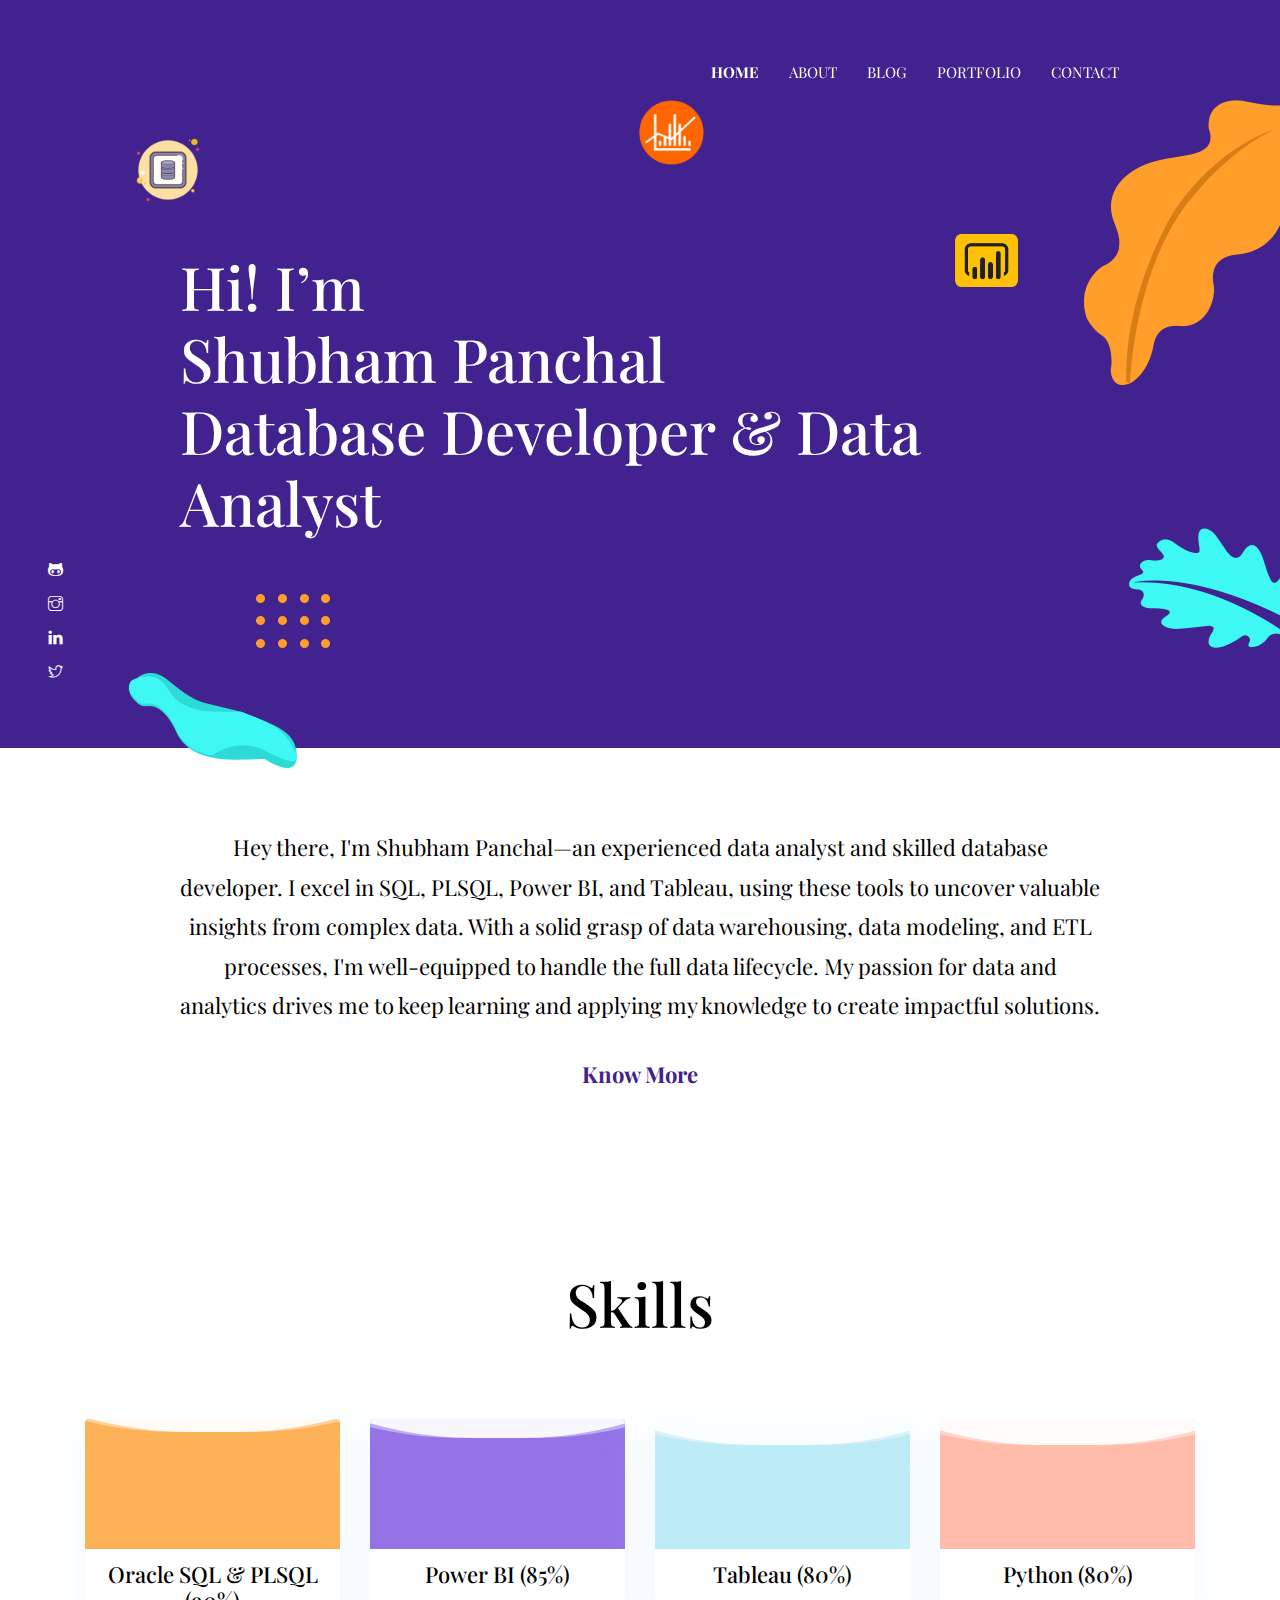
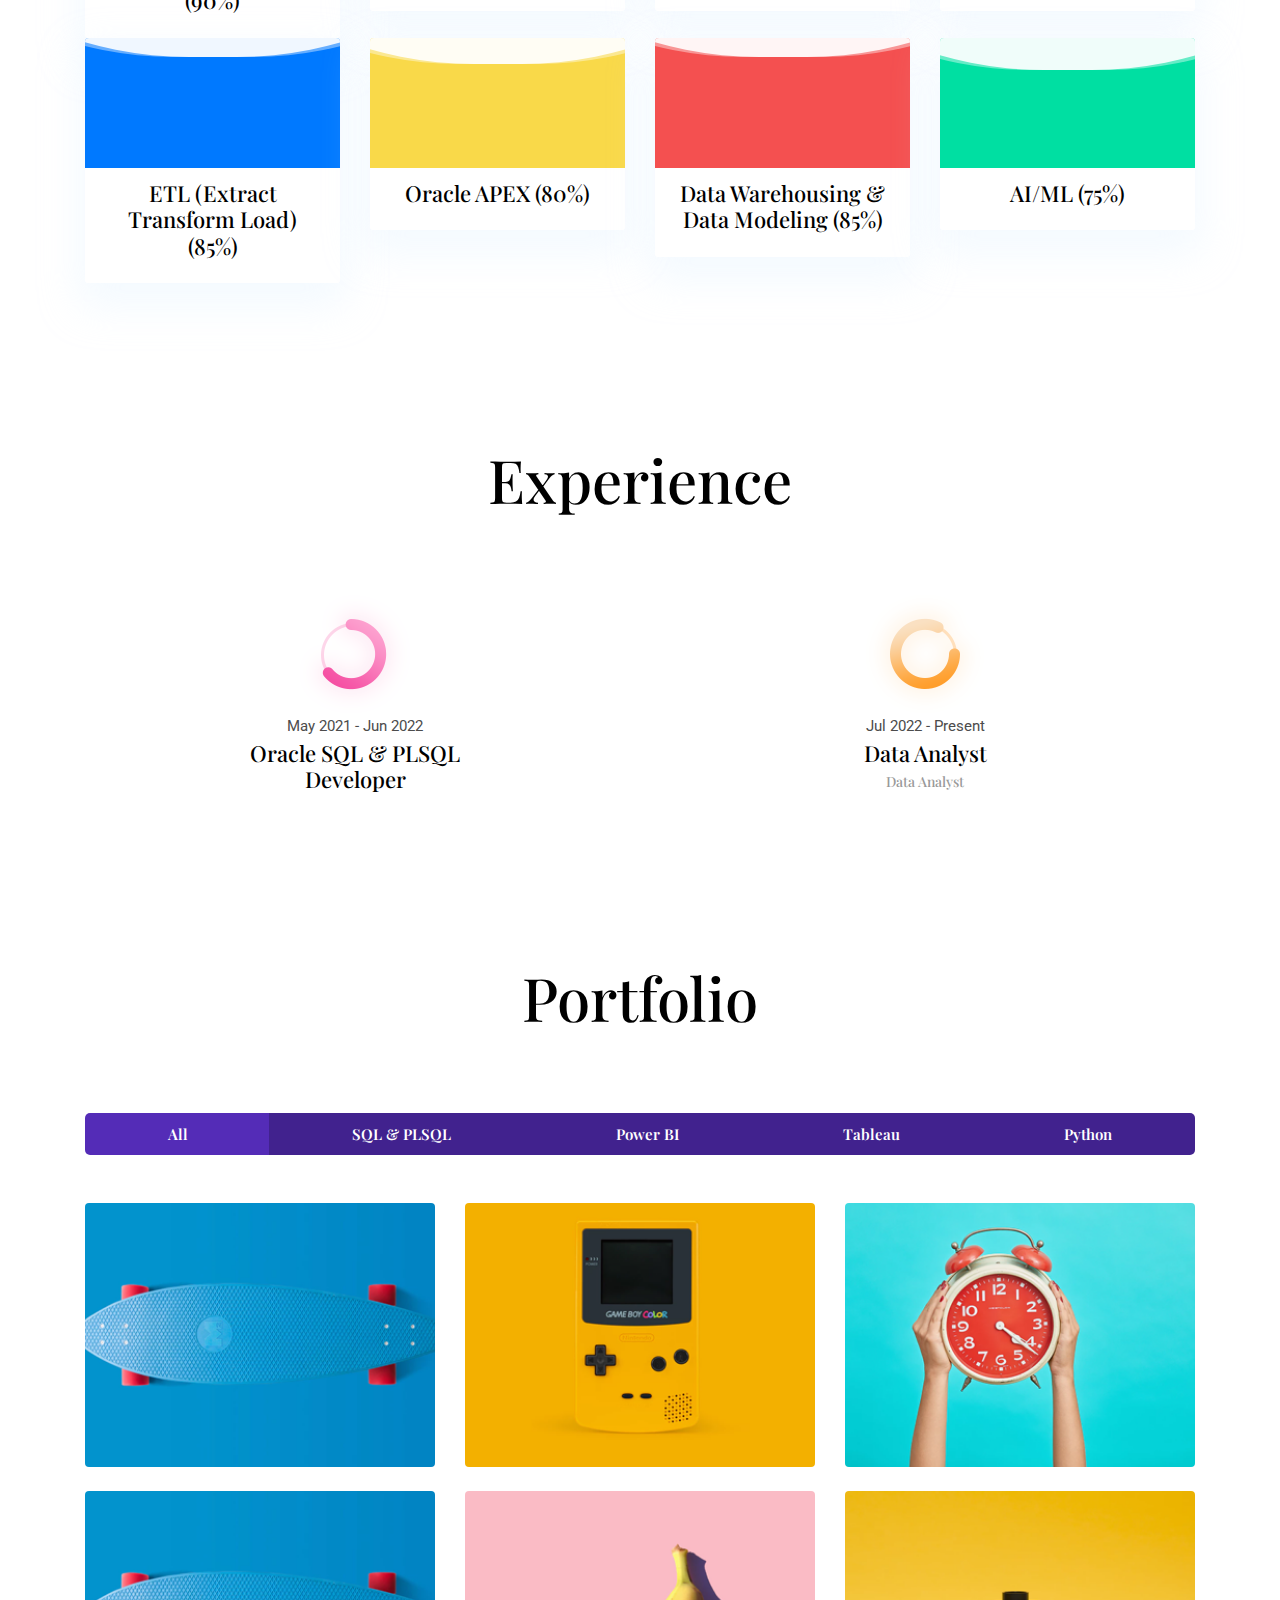
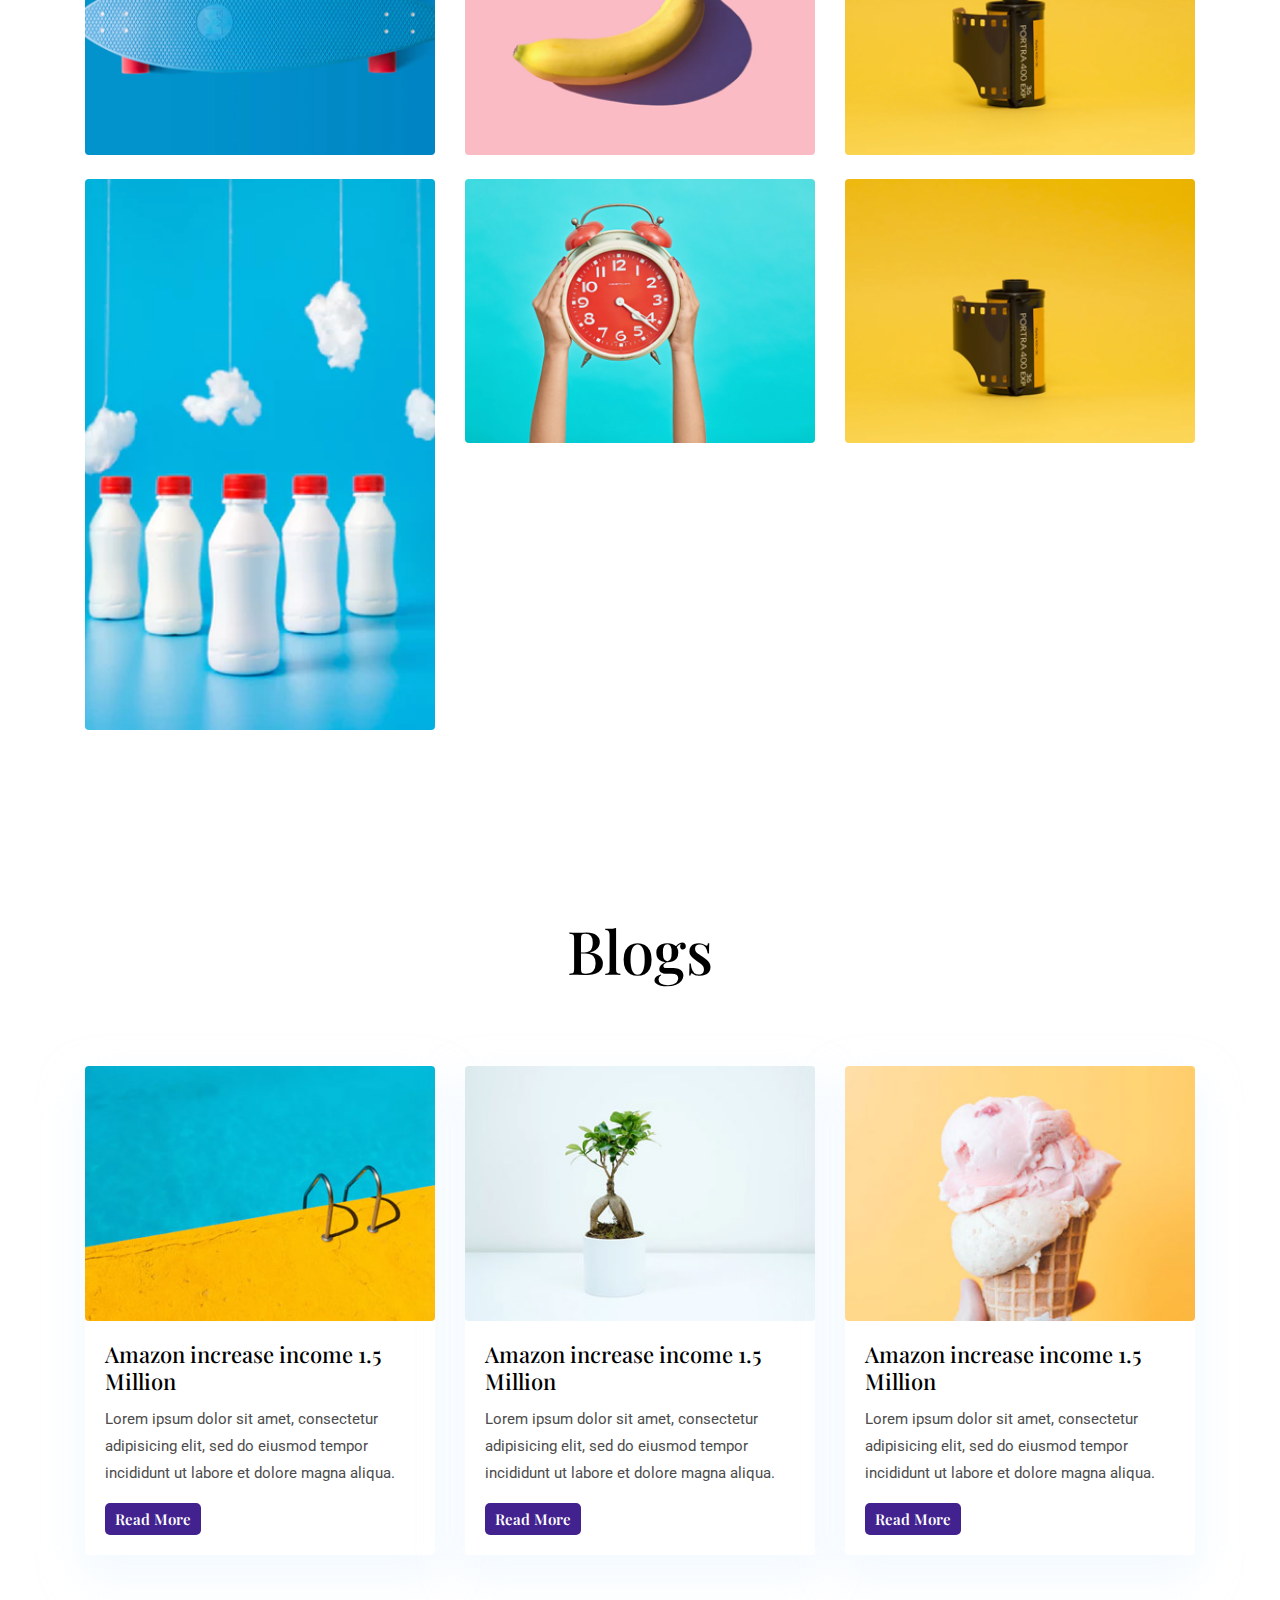
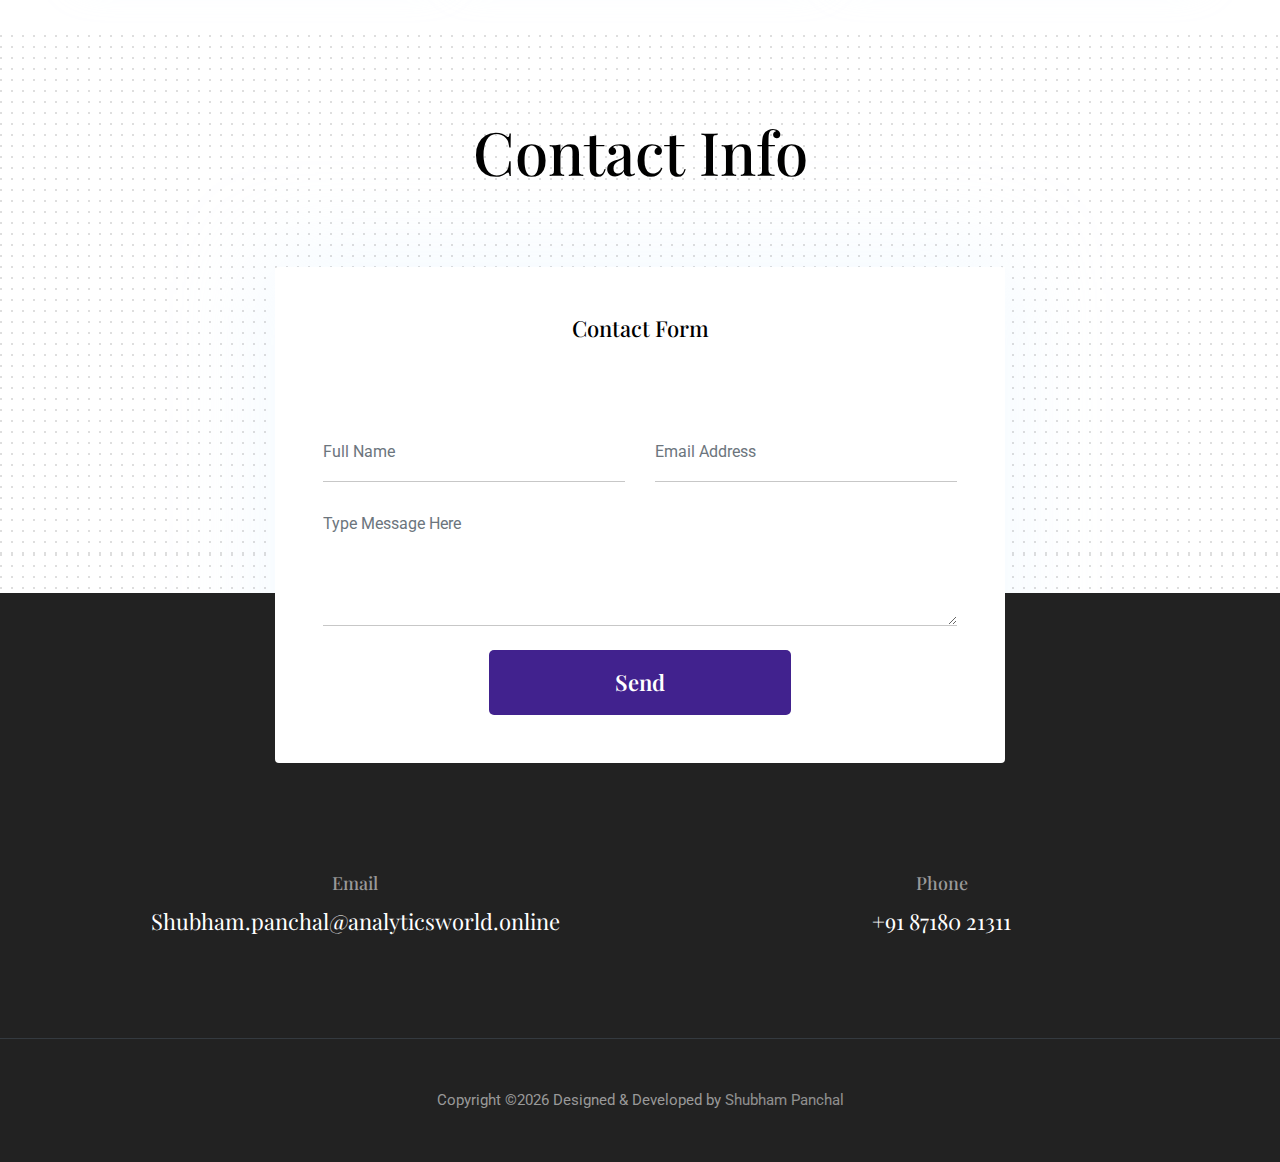
<file: index.html>
<!DOCTYPE html>

<!--
 // WEBSITE: https://themefisher.com
 // TWITTER: https://twitter.com/themefisher
 // FACEBOOK: https://www.facebook.com/themefisher
 // GITHUB: https://github.com/themefisher/
-->

<html lang="en">
<head>

  <!-- Basic Page Needs
  ================================================== -->
  <meta charset="utf-8">
  <title>Shubham Panchal-Portfolio</title>

  <!-- Mobile Specific Metas
  ================================================== -->
  <meta http-equiv="X-UA-Compatible" content="IE=edge">
  <meta name="description" content="Creative Portfolio Template">
  <meta name="viewport" content="width=device-width, initial-scale=1.0, maximum-scale=5.0">
  <meta name="author" content="Themefisher">
  <meta name="generator" content="Themefisher Kross Template v1.0">
  
  <!-- theme meta -->
  <meta name="theme-name" content="kross" />
  
  <!-- Favicon -->
  <link rel="shortcut icon" type="image/x-icon" href="images\Favicon2.png" />
  
  <!-- ** Plugins Needed for the Project ** -->
  <!-- Bootstrap -->
  <link rel="stylesheet" href="plugins/bootstrap/bootstrap.min.css">
  <!-- slick slider -->
  <link rel="stylesheet" href="plugins/slick/slick.css">
  <!-- themefy-icon -->
  <link rel="stylesheet" href="plugins/themify-icons/themify-icons.css">

  <!-- Main Stylesheet -->
  <link href="css/style.css" rel="stylesheet">

</head>
<body>
  

<header class="navigation fixed-top">
  <nav class="navbar navbar-expand-lg navbar-dark">
    <!-- <a class="navbar-brand font-tertiary h3" href="index.html"><img src="images/logo.png" alt="Myself"></a> -->
    <button class="navbar-toggler" type="button" data-toggle="collapse" data-target="#navigation"
      aria-controls="navigation" aria-expanded="false" aria-label="Toggle navigation">
      <span class="navbar-toggler-icon"></span>
    </button>

    <div class="collapse navbar-collapse text-center" id="navigation">
      <ul class="navbar-nav ml-auto">
        <li class="nav-item active">
          <a class="nav-link" href="index.html">Home</a>
        </li>
        <li class="nav-item">
          <a class="nav-link" href="about.html">about</a>
        </li>
        <li class="nav-item">
          <a class="nav-link" href="blog.html">Blog</a>
        </li>
        <li class="nav-item">
          <a class="nav-link" href="portfolio.html">Portfolio</a>
        </li>
        <li class="nav-item">
          <a class="nav-link" href="contact.html">Contact</a>
        </li>
      </ul>
    </div>
  </nav>
</header>

<!-- hero area -->
<section class="hero-area bg-primary" id="parallax">
  <div class="container">
    <div class="row">
      <div class="col-lg-10 mx-auto">
        <h2 class="text-white font-tertiary">Hi! I’m <br> Shubham Panchal <br>Database Developer & Data Analyst</h2>
      </div>
    </div>
  </div>
  <!-- <div class="layer-bg w-100">
    <img class="img-fluid w-100" src="images/illustrations/leaf-bg-top" alt="bg-shape">
  </div> -->
  <div class="layer" id="l2">
    <img src="images/illustrations/dots-cyan.png" alt="bg-shape">
  </div>
  <div class="layer" id="l3">
    <img style="width: 80px; height: 80px;" src="images/illustrations/icons8-database-100.png" alt="bg-shape">
  </div>
  <div class="layer" id="l4">
    <img style="width: 65px; height: 65px;" src="images/illustrations/data-analytic-icon-6.png" alt="bg-shape">
  </div>
  <div class="layer" id="l5">
    <img src="images/illustrations/leaf-yellow.png" alt="bg-shape">
  </div>
  <div class="layer" id="l6">
    <img src="images/illustrations/leaf-cyan.png" alt="bg-shape">
  </div>
  <div class="layer" id="l7">
    <img src="images/illustrations/dots-group-orange.png" alt="bg-shape">
  </div>
  <div class="layer" id="l8">
    <img style="width: 75px; height: 75px;" src="images/illustrations/icons8-power-bi-144.png" alt="bg-shape">
  </div>
  <div class="layer" id="l9">
    <img src="images/illustrations/leaf-cyan-2.png" alt="bg-shape">
  </div>
  <!-- social icon -->
  <ul class="list-unstyled ml-5 mt-3 position-relative zindex-1">
    <li class="mb-3"><a class="text-white" href="https://github.com/shubhDeveloper"><i class="ti-github"></i></a></li>
    <li class="mb-3"><a class="text-white" href="https://themefisher.com/"><i class="ti-instagram"></i></a></li>
    <li class="mb-3"><a class="text-white" href="https://linkedin.com/in/shubham-panchal-157a171b3"><i class="ti-linkedin"></i></a></li>
    <li class="mb-3"><a class="text-white" href="https://twitter.com/ShubhamP574"><i class="ti-twitter"></i></a></li>
  </ul>
  <!-- /social icon -->
</section>
<!-- /hero area -->

<!-- about -->
<section class="section">
  <div class="container">
    <div class="row">
      <div class="col-lg-10 mx-auto text-center">
        <p class="font-secondary paragraph-lg text-dark">Hey there, I'm Shubham Panchal—an experienced data analyst and skilled database developer. 
          I excel in SQL, PLSQL, Power BI, and Tableau, using these tools to uncover valuable insights from complex data. 
          With a solid grasp of data warehousing, data modeling, and ETL processes, I'm well-equipped to handle the full data lifecycle. 
          My passion for data and analytics drives me to keep learning and applying my knowledge to create impactful solutions.</p>
        <a href="about.html" class="btn btn-transparent">know more</a>
      </div>
    </div>
  </div>
</section>
<!-- /about -->

<!-- skills -->
<section class="section">
  <div class="container">
    <div class="row">
      <div class="col-lg-12 text-center">
        <h2 class="section-title">Skills</h2>
      </div>
      <div class="col-lg-3 col-sm-6 mb-4 mb-lg-0">
        <div class="card shadow text-center">
          <div class="position-relative rounded-top progress-wrapper" data-color="#fdb157">
            <div class="wave" data-progress="90%"></div>
          </div>
          <div class="card-footer bg-white">
            <h4 class="card-title">Oracle SQL & PLSQL (90%)</h4>
          </div>
        </div>
      </div>
      <div class="col-lg-3 col-sm-6 mb-4 mb-lg-0">
        <div class="card shadow text-center">
          <div class="position-relative rounded-top progress-wrapper" data-color="#9473e6">
            <div class="wave" data-progress="85%"></div>
          </div>
          <div class="card-footer bg-white">
            <h4 class="card-title">Power BI (85%)</h4>
          </div>
        </div>
      </div>
      <div class="col-lg-3 col-sm-6 mb-4 mb-lg-0">
        <div class="card shadow text-center">
          <div class="position-relative rounded-top progress-wrapper" data-color="#bdecf6">
            <div class="wave" data-progress="80%"></div>
          </div>
          <div class="card-footer bg-white">
            <h4 class="card-title">Tableau (80%)</h4>
          </div>
        </div>
      </div>
      <div class="col-lg-3 col-sm-6 mb-4 mb-lg-0">
        <div class="card shadow text-center">
          <div class="position-relative rounded-top progress-wrapper" data-color="#ffbcaa">
            <div class="wave" data-progress="80%"></div>
          </div>
          <div class="card-footer bg-white">
            <h4 class="card-title">Python (80%)</h4>
          </div>
        </div>
      </div>
      <div class="col-lg-3 col-sm-6 mb-4 mb-lg-0">
        <div class="card shadow text-center">
          <div class="position-relative rounded-top progress-wrapper" data-color="#0079FF">
            <div class="wave" data-progress="85%"></div>
          </div>
          <div class="card-footer bg-white">
            <h4 class="card-title">ETL (Extract Transform Load) (85%)</h4>
          </div>
        </div>
      </div>
      <div class="col-lg-3 col-sm-6 mb-4 mb-lg-0">
        <div class="card shadow text-center">
          <div class="position-relative rounded-top progress-wrapper" data-color="#F9D949">
            <div class="wave" data-progress="80%"></div>
          </div>
          <div class="card-footer bg-white">
            <h4 class="card-title">Oracle APEX (80%)</h4>
          </div>
        </div>
      </div>
      <div class="col-lg-3 col-sm-6 mb-4 mb-lg-0">
        <div class="card shadow text-center">
          <div class="position-relative rounded-top progress-wrapper" data-color="#F45050">
            <div class="wave" data-progress="85%"></div>
          </div>
          <div class="card-footer bg-white">
            <h4 class="card-title">Data Warehousing & Data Modeling  (85%)</h4>
          </div>
        </div>
      </div>
      <div class="col-lg-3 col-sm-6 mb-4 mb-lg-0">
        <div class="card shadow text-center">
          <div class="position-relative rounded-top progress-wrapper" data-color="#00DFA2">
            <div class="wave" data-progress="75%"></div>
          </div>
          <div class="card-footer bg-white">
            <h4 class="card-title">AI/ML (75%)</h4>
          </div>
        </div>
      </div>
    </div>
  </div>
</section>
<!-- /skills -->

<!-- experience -->
<section class="section">
  <div class="container">
    <div class="row justify-content-around">
      <div class="col-lg-12 text-center">
        <h2 class="section-title">Experience</h2>
      </div>
      <div class="col-lg-3 col-md-4 text-center">
        <img src="images/experience/icon-1.png" alt="icon">
        <p class="mb-0">May 2021 - Jun 2022</p>
        <h4>Oracle SQL & PLSQL Developer</h4>
        <!-- <h6 class="text-light">WEBEX</h6> -->
      </div>
      <div class="col-lg-3 col-md-4 text-center">
        <img src="images/experience/icon-2.png" alt="icon">
        <p class="mb-0">Jul 2022 - Present</p>
        <h4>Data Analyst</h4>
        <h6 class="text-light">Data Analyst</h6>
      </div>
    </div>
  </div>
</section>
<!-- ./experience -->

<!-- /portfolio-->

<section class="section">
  <div class="container">
    <div class="row mb-5">
      <div class="col-12 text-center">
        <h2 class="section-title">Portfolio</h2>
      </div>
      <div class="col-12">
        <div class="btn-group btn-group-toggle justify-content-center d-flex" data-toggle="buttons">
          <label class="btn btn-sm btn-primary active">
            <input type="radio" name="shuffle-filter" value="all" checked="checked" />All
          </label>
          <label class="btn btn-sm btn-primary">
            <input type="radio" name="shuffle-filter" value="design" />SQL & PLSQL
          </label>
          <label class="btn btn-sm btn-primary">
            <input type="radio" name="shuffle-filter" value="branding" />Power BI
          </label>
          <label class="btn btn-sm btn-primary">
            <input type="radio" name="shuffle-filter" value="illustration" />Tableau
          </label>
          <label class="btn btn-sm btn-primary">
            <input type="radio" name="shuffle-filter" value="python" />Python
          </label>
        </div>
      </div>
    </div>
    <div class="row shuffle-wrapper">
      <div class="col-lg-4 col-6 mb-4 shuffle-item" data-groups="[&quot;design&quot;,&quot;illustration&quot;]">
        <div class="position-relative rounded hover-wrapper">
          <img src="images/portfolio/item-5.png" alt="portfolio-image" class="img-fluid rounded w-100 d-block">
          <div class="hover-overlay">
            <div class="hover-content">
              <a class="btn btn-light btn-sm" href="#!">view project</a>
            </div>
          </div>
        </div>
      </div>
      <div class="col-lg-4 col-6 mb-4 shuffle-item" data-groups="[&quot;branding&quot;]">
        <div class="position-relative rounded hover-wrapper">
          <img src="images/portfolio/item-2.png" alt="portfolio-image" class="img-fluid rounded w-100 d-block">
          <div class="hover-overlay">
            <div class="hover-content">
              <a class="btn btn-light btn-sm" href="portfolio-details.html">view project</a>
            </div>
          </div>
        </div>
      </div>
      <div class="col-lg-4 col-6 mb-4 shuffle-item" data-groups="[&quot;illustration&quot;]">
        <div class="position-relative rounded hover-wrapper">
          <img src="images/portfolio/item-3.png" alt="portfolio-image" class="img-fluid rounded w-100 d-block">
          <div class="hover-overlay">
            <div class="hover-content">
              <a class="btn btn-light btn-sm" href="portfolio-details.html">view project</a>
            </div>
          </div>
        </div>
      </div>
      <div class="col-lg-4 col-6 mb-4 shuffle-item" data-groups="[&quot;design&quot;,&quot;branding&quot;]">
        <div class="position-relative rounded hover-wrapper">
          <img src="images/portfolio/item-5.png" alt="portfolio-image" class="img-fluid rounded w-100 d-block">
          <div class="hover-overlay">
            <div class="hover-content">
              <a class="btn btn-light btn-sm" href="portfolio-details.html">view project</a>
            </div>
          </div>
        </div>
      </div>
      <div class="col-lg-4 col-6 mb-4 shuffle-item" data-groups="[&quot;illustration&quot;]">
        <div class="position-relative rounded hover-wrapper">
          <img src="images/portfolio/item-8.png" alt="portfolio-image" class="img-fluid rounded w-100 d-block">
          <div class="hover-overlay">
            <div class="hover-content">
              <a class="btn btn-light btn-sm" href="portfolio-details.html">view project</a>
            </div>
          </div>
        </div>
      </div>
      <div class="col-lg-4 col-6 mb-4 shuffle-item" data-groups="[&quot;design&quot;]">
        <div class="position-relative rounded hover-wrapper">
          <img src="images/portfolio/item-7.png" alt="portfolio-image" class="img-fluid rounded w-100 d-block">
          <div class="hover-overlay">
            <div class="hover-content">
              <a class="btn btn-light btn-sm" href="portfolio-details.html">view project</a>
            </div>
          </div>
        </div>
      </div>
      <div class="col-lg-4 col-6 mb-4 shuffle-item" data-groups="[&quot;branding&quot;]">
        <div class="position-relative rounded hover-wrapper">
          <img src="images/portfolio/item-1.png" alt="portfolio-image" class="img-fluid rounded w-100 d-block">
          <div class="hover-overlay">
            <div class="hover-content">
              <a class="btn btn-light btn-sm" href="portfolio-details.html">view project</a>
            </div>
          </div>
        </div>
      </div>
      <div class="col-lg-4 col-6 mb-4 shuffle-item" data-groups="[&quot;design&quot;,&quot;illustration&quot;,&quot;branding&quot;]">
        <div class="position-relative rounded hover-wrapper">
          <img src="images/portfolio/item-3.png" alt="portfolio-image" class="img-fluid rounded w-100 d-block">
          <div class="hover-overlay">
            <div class="hover-content">
              <a class="btn btn-light btn-sm" href="portfolio-details.html">view project</a>
            </div>
          </div>
        </div>
      </div>
      <div class="col-lg-4 col-6 mb-4 shuffle-item illustration" data-groups="[&quot;python&quot;]">
        <div class="position-relative rounded hover-wrapper">
          <img src="images/portfolio/item-7.png" alt="portfolio-image" class="img-fluid rounded w-100 d-block">
          <div class="hover-overlay">
            <div class="hover-content">
              <a class="btn btn-light btn-sm" href="portfolio-details.html">view project</a>
            </div>
          </div>
        </div>
      </div>
    </div>
  </div>
</section>

<!-- blog -->
<section class="section">
  <div class="container">
    <div class="row">
      <div class="col-12 text-center">
        <h2 class="section-title">Blogs</h2>
      </div>
      <div class="col-lg-4 col-sm-6 mb-4 mb-lg-0">
        <article class="card shadow">
          <img class="rounded card-img-top" src="images/blog/post-3.jpg" alt="post-thumb">
          <div class="card-body">
            <h4 class="card-title"><a class="text-dark" href="blog-single.html">Amazon increase income 1.5 Million</a>
            </h4>
            <p class="cars-text">Lorem ipsum dolor sit amet, consectetur adipisicing elit, sed do eiusmod tempor
              incididunt ut labore et
              dolore magna aliqua.</p>
            <a href="blog-single.html" class="btn btn-xs btn-primary">Read More</a>
          </div>
        </article>
      </div>
      <div class="col-lg-4 col-sm-6 mb-4 mb-lg-0">
        <article class="card shadow">
          <img class="rounded card-img-top" src="images/blog/post-4.jpg" alt="post-thumb">
          <div class="card-body">
            <h4 class="card-title"><a class="text-dark" href="blog-single.html">Amazon increase income 1.5 Million</a>
            </h4>
            <p class="cars-text">Lorem ipsum dolor sit amet, consectetur adipisicing elit, sed do eiusmod tempor
              incididunt ut labore et
              dolore magna aliqua.</p>
            <a href="blog-single.html" class="btn btn-xs btn-primary">Read More</a>
          </div>
        </article>
      </div>
      <div class="col-lg-4 col-sm-6 mb-4 mb-lg-0">
        <article class="card shadow">
          <img class="rounded card-img-top" src="images/blog/post-2.jpg" alt="post-thumb">
          <div class="card-body">
            <h4 class="card-title"><a class="text-dark" href="blog-single.html">Amazon increase income 1.5 Million</a>
            </h4>
            <p class="cars-text">Lorem ipsum dolor sit amet, consectetur adipisicing elit, sed do eiusmod tempor
              incididunt ut labore et
              dolore magna aliqua.</p>
            <a href="blog-single.html" class="btn btn-xs btn-primary">Read More</a>
          </div>
        </article>
      </div>
    </div>
  </div>
</section>
<!-- /blog -->

<!-- contact -->
<!-- <section class="section section-on-footer" data-background="images/backgrounds/bg-dots.png">
  <div class="container">
    <div class="row">
      <div class="col-12 text-center">
        <h2 class="section-title">Contact Info</h2>
      </div>
      <div class="col-lg-8 mx-auto">
        <div class="bg-white rounded text-center p-5 shadow-down">
          <h4 class="mb-80">Contact Form</h4>
          <form action="#" class="row">
            <div class="col-md-6">
              <input type="text" id="name" name="name" placeholder="Full Name" class="form-control px-0 mb-4" required>
            </div>
            <div class="col-md-6">
              <input type="email" id="email" name="email" placeholder="Email Address" class="form-control px-0 mb-4" required>
            </div>
            <div class="col-12">
              <textarea name="message" id="message" class="form-control px-0 mb-4"
                placeholder="Type Message Here" required></textarea>
            </div>
            <div class="col-lg-6 col-10 mx-auto">
              <button class="btn btn-primary w-100">send</button>
            </div>
          </form>
        </div>
      </div>
    </div>
  </div>
</section> -->

<section class="section section-on-footer" data-background="images/backgrounds/bg-dots.png">
  <div class="container">
    <div class="row">
      <div class="col-12 text-center">
        <h2 class="section-title">Contact Info</h2>
      </div>
      <div class="col-lg-8 mx-auto">
        <div class="bg-white rounded text-center p-5 shadow-down">
          <h4 class="mb-80">Contact Form</h4>
          <form id="contactForm" class="row">
            <div class="col-md-6">
              <input type="text" id="name" name="name" placeholder="Full Name" class="form-control px-0 mb-4" required>
            </div>
            <div class="col-md-6">
              <input type="email" id="email" name="email" placeholder="Email Address" class="form-control px-0 mb-4" required>
            </div>
            <div class="col-12">
              <textarea name="message" id="message" class="form-control px-0 mb-4"
                placeholder="Type Message Here" required></textarea>
            </div>
            <div class="col-lg-6 col-10 mx-auto">
              <input type="button" id="sendButton" class="btn btn-primary w-100" value="send" onclick="sendEmail()">
            </div>
          </form>
        </div>
      </div>
    </div>
  </div>
</section>

<!-- /contact -->

<!-- footer -->
<footer class="bg-dark footer-section">
  <div class="section ">
    <div class="container text-center">
      <div class="row">
        <div class="col-md-6">
          <h5 class="text-light">Email</h5>
          <p class="text-white paragraph-lg font-secondary">Shubham.panchal@analyticsworld.online</p>
        </div>
        <div class="col-md-6 pl-5">
          <h5 class="text-light">Phone</h5>
          <p class="text-white paragraph-lg font-secondary">+91 87180 21311</p>
        </div>
        <!-- <div class="col-md-4">
          <h5 class="text-light">LinkedIn</h5>
          <a class="text-white paragraph-lg font-secondary">link</a>
          <a href="" class="text-white paragraph-lg font-secondary">Linkedin</a>
        </div> -->
      </div>
    </div>
  </div>
  <div class="border-top text-center border-dark py-5">
    <p class="mb-0 text-light">Copyright &copy;<script>
        var CurrentYear = new Date().getFullYear()
        document.write(CurrentYear)
      </script> Designed &amp; Developed by <a class="text-white-50" href="Themefisher">Shubham Panchal</a></p>
  </div>
</footer>
<!-- /footer -->

<!-- jQuery -->
<script src="plugins/jQuery/jquery.min.js"></script>
<!-- Bootstrap JS -->
<script src="plugins/bootstrap/bootstrap.min.js"></script>
<!-- slick slider -->
<script src="plugins/slick/slick.min.js"></script>
<!-- filter -->
<script src="plugins/shuffle/shuffle.min.js"></script>

<!-- Main Script -->
<script src="js/script.js"></script>

<!-- Your other head content here -->
<script src="https://cdn.emailjs.com/dist/email.min.js"></script>
<script>
  emailjs.init("iRoWkrDy3iPE1-BL6"); // Replace with your EmailJS user ID

  // Function to send email
  let originalButtonText; // Store the original button text

function sendEmail() {
  const btn = document.getElementById('sendButton');
  const form = document.getElementById('contactForm');
  const name = document.getElementById('name').value;
  const email = document.getElementById('email').value;
  const message = document.getElementById('message').value;

  if (!originalButtonText) {
    originalButtonText = btn.value; // Store the original button text if not stored already
  }

  if (!name || !email || !message) {
    alert('Please fill in all fields before sending.');
    return;
  }

  if (!validateEmailFormat(email)) {
    alert('Please enter a valid email address.');
    return;
  }

  btn.value = 'Sending...';

  const serviceID = 'default_service';
  const templateID = 'template_ix7jkwf';

  emailjs.sendForm(serviceID, templateID, form)
    .then(() => {
      btn.value = originalButtonText; // Restore the original button text
      alert('Message sent successfully!');
      form.reset(); // Reset the form fields
    })
    .catch((err) => {
      btn.value = originalButtonText; // Restore the original button text
      alert('Email sending failed: ' + JSON.stringify(err));
    });
}

function validateEmailFormat(email) {
  const emailPattern = /^[^\s@]+@[^\s@]+\.[^\s@]+$/;
  return emailPattern.test(email);
}


</script>
</body>
</html>
</file>
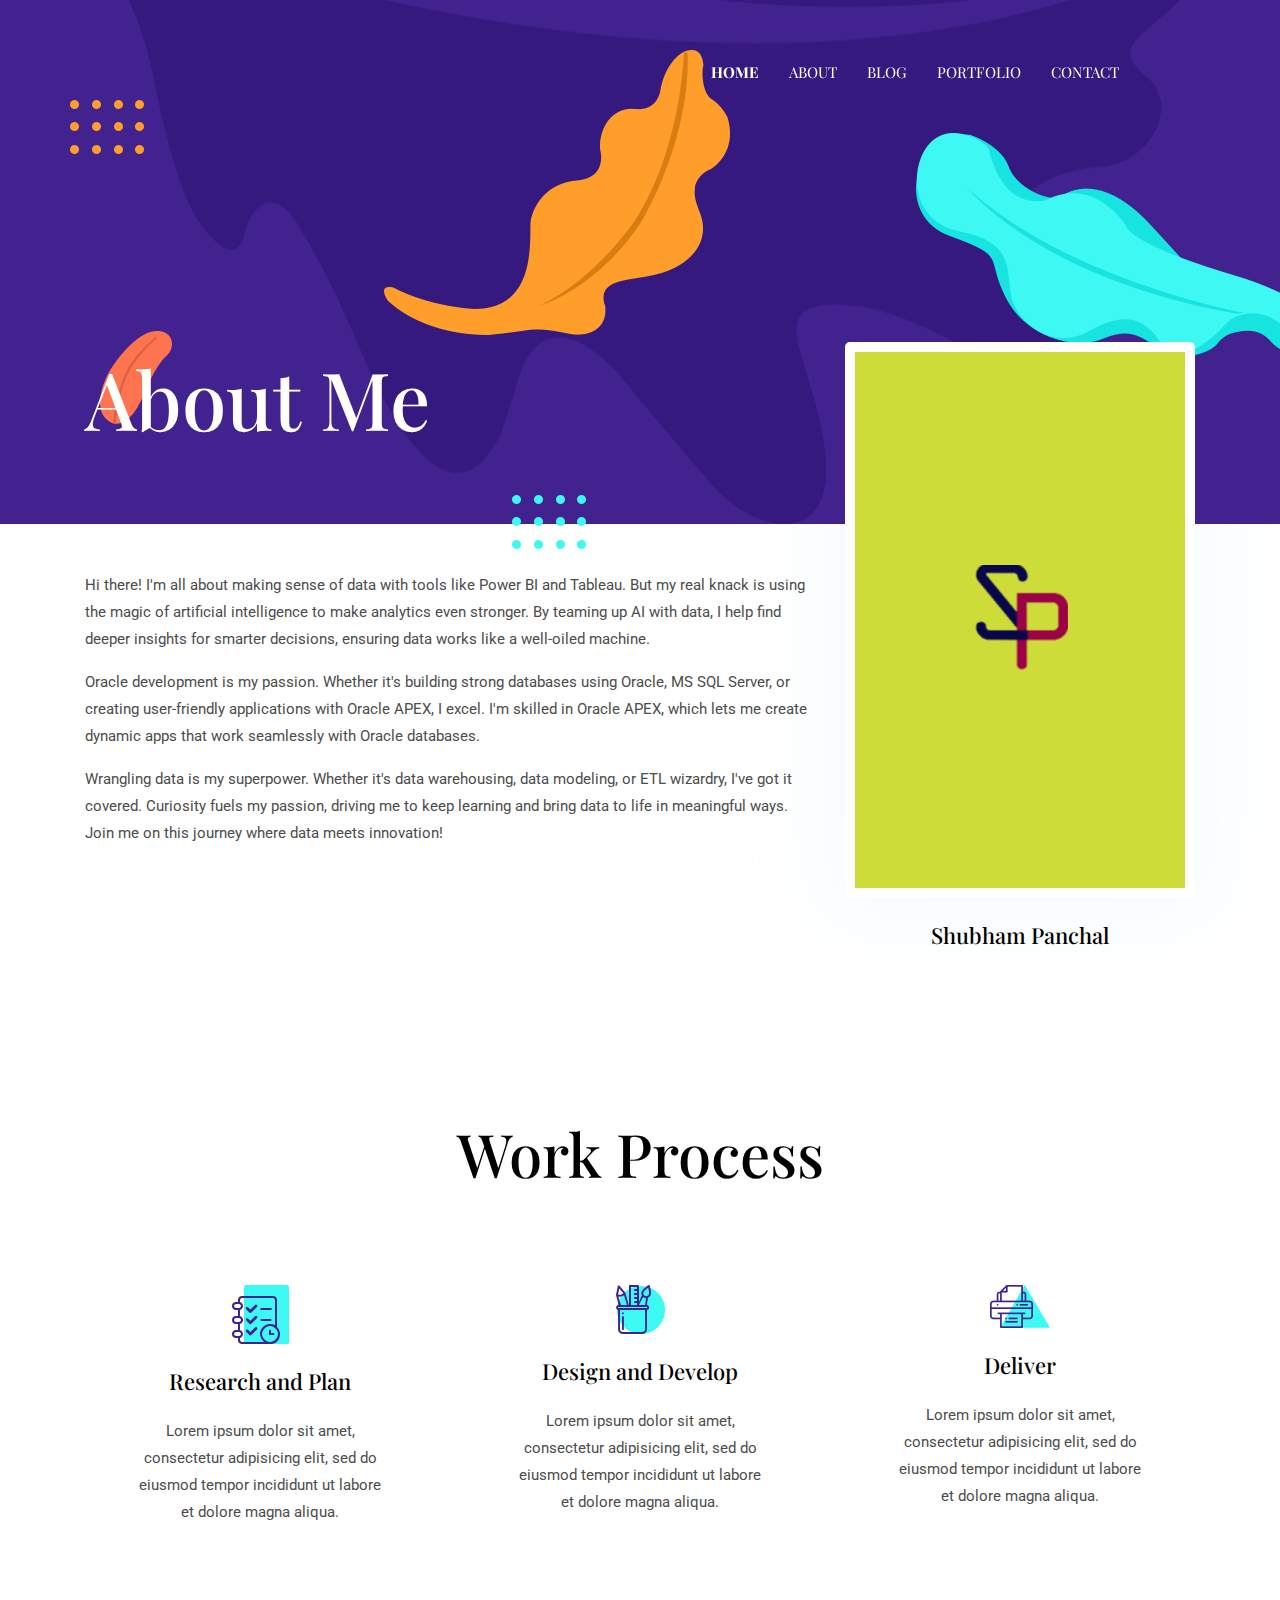
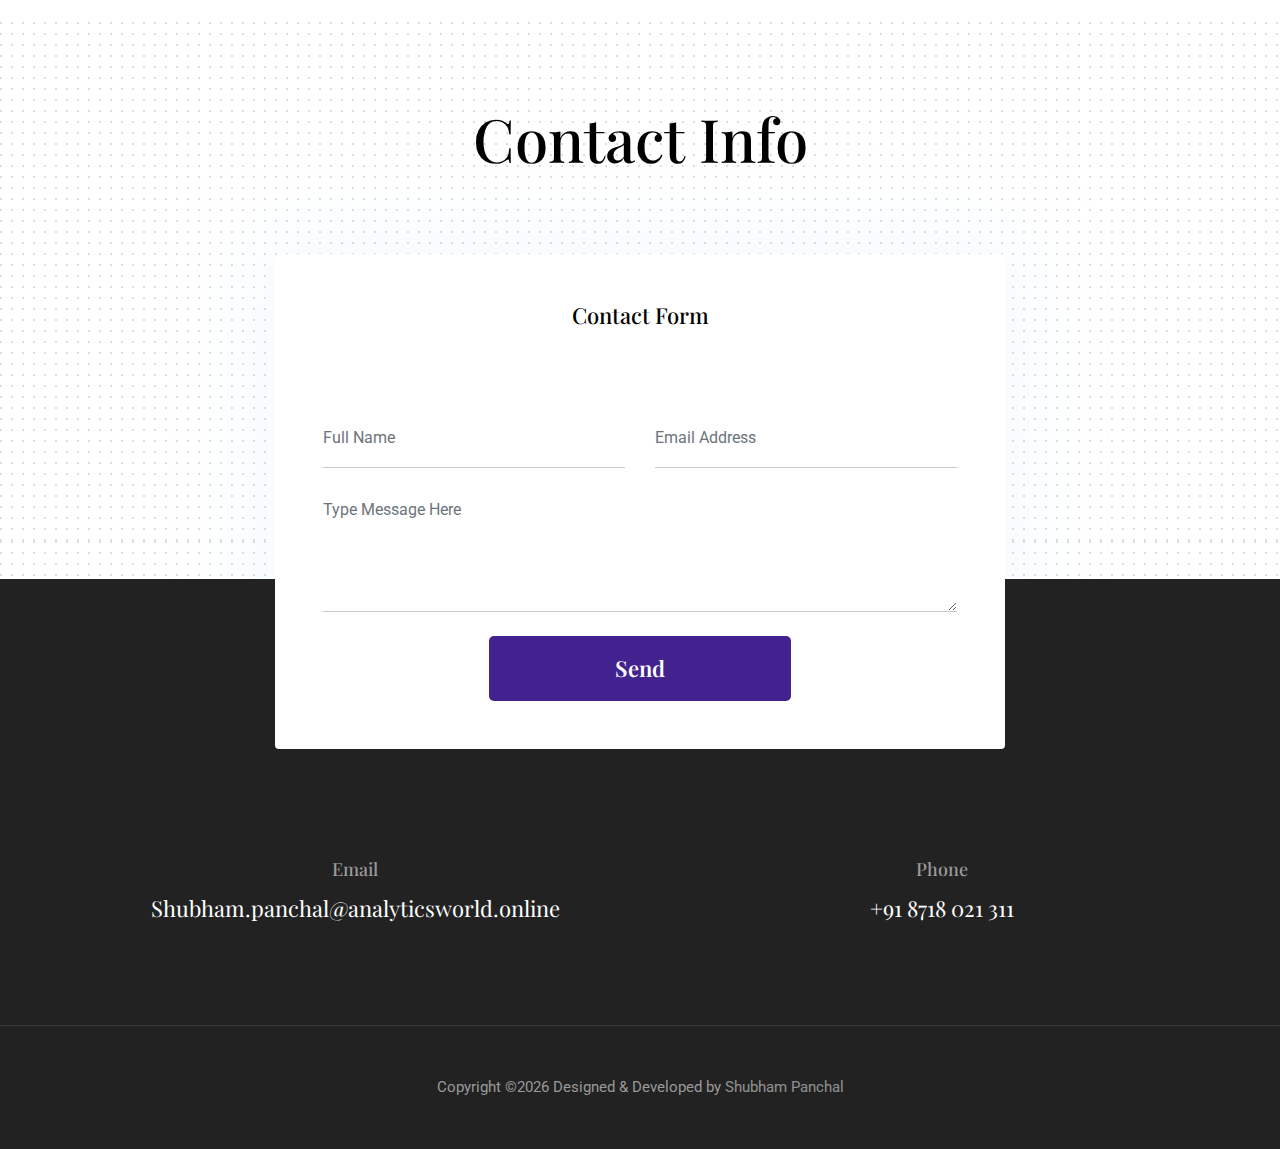
<file: about.html>
<!DOCTYPE html>

<!--
 // WEBSITE: https://themefisher.com
 // TWITTER: https://twitter.com/themefisher
 // FACEBOOK: https://www.facebook.com/themefisher
 // GITHUB: https://github.com/themefisher/
-->

<html lang="en">
<head>

  <!-- Basic Page Needs
  ================================================== -->
  <meta charset="utf-8">
  <title>ShubhamPanchal-Portfolio</title>

  <!-- Mobile Specific Metas
  ================================================== -->
  <meta http-equiv="X-UA-Compatible" content="IE=edge">
  <meta name="description" content="Creative Portfolio Template">
  <meta name="viewport" content="width=device-width, initial-scale=1.0, maximum-scale=5.0">
  <meta name="author" content="Themefisher">
  <meta name="generator" content="Themefisher Kross Template v1.0">
  <!-- Favicon -->
  <link rel="shortcut icon" type="image/x-icon" href="images/Favicon2.png" />
  
  <!-- ** Plugins Needed for the Project ** -->
  <!-- Bootstrap -->
  <link rel="stylesheet" href="plugins/bootstrap/bootstrap.min.css">
  <!-- slick slider -->
  <link rel="stylesheet" href="plugins/slick/slick.css">
  <!-- themefy-icon -->
  <link rel="stylesheet" href="plugins/themify-icons/themify-icons.css">

  <!-- Main Stylesheet -->
  <link href="css/style.css" rel="stylesheet">

</head>
<body>
  

<header class="navigation fixed-top">
  <nav class="navbar navbar-expand-lg navbar-dark">
    <!-- <a class="navbar-brand font-tertiary h3" href="index.html"><img src="images/logo.png" alt="Myself"></a> -->
    <button class="navbar-toggler" type="button" data-toggle="collapse" data-target="#navigation"
      aria-controls="navigation" aria-expanded="false" aria-label="Toggle navigation">
      <span class="navbar-toggler-icon"></span>
    </button>

    <div class="collapse navbar-collapse text-center" id="navigation">
      <ul class="navbar-nav ml-auto">
        <li class="nav-item active">
          <a class="nav-link" href="index.html">Home</a>
        </li>
        <li class="nav-item">
          <a class="nav-link" href="about.html">about</a>
        </li>
        <li class="nav-item">
          <a class="nav-link" href="blog.html">Blog</a>
        </li>
        <li class="nav-item">
          <a class="nav-link" href="portfolio.html">Portfolio</a>
        </li>
        <li class="nav-item">
          <a class="nav-link" href="contact.html">Contact</a>
        </li>
      </ul>
    </div>
  </nav>
</header>

<!-- page title -->
<section class="page-title-alt bg-primary position-relative">
  <div class="container">
    <div class="row">
      <div class="col-12">
        <h1 class="text-white font-tertiary">About Me</h1>
      </div>
    </div>
  </div>
  <!-- background shapes -->
  <img src="images/illustrations/leaf-bg-top.png" alt="illustrations" class="bg-shape-1 w-100">
  <img src="images/illustrations/dots-group-sm.png" alt="illustrations" class="bg-shape-2">
  <img src="images/illustrations/leaf-yellow.png" alt="illustrations" class="bg-shape-3">
  <img src="images/illustrations/leaf-orange.png" alt="illustrations" class="bg-shape-4">
  <img src="images/illustrations/dots-group-cyan.png" alt="illustrations" class="bg-shape-5">
  <img src="images/illustrations/leaf-cyan-lg.png" alt="illustrations" class="bg-shape-6">
</section>
<!-- /page title -->

<!-- about -->
<section class="section pt-5">
  <div class="container">
    <div class="row">
      <div class="col-md-8">
        <p>Hi there! I'm all about making sense of data with tools like Power BI and Tableau. But my real knack is 
          using the magic of artificial intelligence to make analytics even stronger. By teaming up AI with data, 
          I help find deeper insights for smarter decisions, ensuring data works like a well-oiled machine.</p>
        <p>Oracle development is my passion. Whether it's building strong databases using Oracle, MS SQL Server, or 
          creating user-friendly applications with Oracle APEX, I excel. I'm skilled in Oracle APEX, which lets me 
          create dynamic apps that work seamlessly with Oracle databases.</p>
        <p>Wrangling data is my superpower. Whether it's data warehousing, data modeling, or ETL wizardry, 
          I've got it covered. Curiosity fuels my passion, driving me to keep learning and bring data to life 
          in meaningful ways. Join me on this journey where data meets innovation!</p>
      </div>
      <div class="col-md-4 text-center drag-lg-top">
        <div class="shadow-down mb-4">
          <img src="images/about/Screenshot 2023-08-22 223013.png" alt="author" class="img-fluid w-100 rounded-lg border-thick border-white">
        </div>
        <!-- <img src="images/about/signature.png" alt="signature" class="img-fluid"> -->
        <h4>Shubham Panchal</h4>
      </div>
    </div>
  </div>
</section>
<!-- /about -->

<!-- Work Process -->
<section class="section">
  <div class="container">
    <div class="row justify-content-around">
      <div class="col-lg-12 text-center">
        <h2 class="section-title">Work Process</h2>
      </div>
      <div class="col-lg-3 col-md-4 text-center hover-shadow pt-3">
        <div class="">
          <img src="images/icons/plan.png" class="mb-4" alt="icon">
          <h4 class="mb-4">Research and Plan</h4>
          <p>Lorem ipsum dolor sit amet, consectetur adipisicing elit, sed do eiusmod tempor incididunt ut labore et
            dolore magna aliqua.</p>
        </div>
      </div>
      <div class="col-lg-3 col-md-4 text-center hover-shadow pt-3">
        <img src="images/icons/design.png" class="mb-4" alt="icon">
        <h4 class="mb-4">Design and Develop</h4>
        <p>Lorem ipsum dolor sit amet, consectetur adipisicing elit, sed do eiusmod tempor incididunt ut labore et
          dolore magna aliqua.</p>
      </div>
      <div class="col-lg-3 col-md-4 text-center hover-shadow pt-3">
        <img src="images/icons/print.png" class="mb-4" alt="icon">
        <h4 class="mb-4">Deliver</h4>
        <p>Lorem ipsum dolor sit amet, consectetur adipisicing elit, sed do eiusmod tempor incididunt ut labore et
          dolore magna aliqua.</p>
      </div>
    </div>
  </div>
</section>
<!-- ./Work Process -->

<!-- contact -->
<section class="section section-on-footer" data-background="images/backgrounds/bg-dots.png">
  <div class="container">
    <div class="row">
      <div class="col-12 text-center">
        <h2 class="section-title">Contact Info</h2>
      </div>
      <div class="col-lg-8 mx-auto">
        <div class="bg-white rounded text-center p-5 shadow-down">
          <h4 class="mb-80">Contact Form</h4>
          <form id="contactForm" class="row">
            <div class="col-md-6">
              <input type="text" id="name" name="name" placeholder="Full Name" class="form-control px-0 mb-4" required>
            </div>
            <div class="col-md-6">
              <input type="email" id="email" name="email" placeholder="Email Address" class="form-control px-0 mb-4" required>
            </div>
            <div class="col-12">
              <textarea name="message" id="message" class="form-control px-0 mb-4"
                placeholder="Type Message Here" required></textarea>
            </div>
            <div class="col-lg-6 col-10 mx-auto">
              <input type="button" id="sendButton" class="btn btn-primary w-100" value="send" onclick="sendEmail()">
            </div>
          </form>
        </div>
      </div>
    </div>
  </div>
</section>
<!-- /contact -->

<footer class="bg-dark footer-section">
  <div class="section ">
    <div class="container text-center">
      <div class="row">
        <div class="col-md-6">
          <h5 class="text-light">Email</h5>
          <p class="text-white paragraph-lg font-secondary">Shubham.panchal@analyticsworld.online</p>
        </div>
        <div class="col-md-6 pl-5">
          <h5 class="text-light">Phone</h5>
          <p class="text-white paragraph-lg font-secondary">+91 8718 021 311</p>
        </div>
        <!-- <div class="col-md-4">
          <h5 class="text-light">LinkedIn</h5>
          <a class="text-white paragraph-lg font-secondary">link</a>
          <a href="" class="text-white paragraph-lg font-secondary">Linkedin</a>
        </div> -->
      </div>
    </div>
  </div>
  <div class="border-top text-center border-dark py-5">
    <p class="mb-0 text-light">Copyright &copy;<script>
        var CurrentYear = new Date().getFullYear()
        document.write(CurrentYear)
      </script> Designed &amp; Developed by <a class="text-white-50" href="Themefisher">Shubham Panchal</a></p>
  </div>
</footer>
<!-- /footer -->

<!-- jQuery -->
<script src="plugins/jQuery/jquery.min.js"></script>
<!-- Bootstrap JS -->
<script src="plugins/bootstrap/bootstrap.min.js"></script>
<!-- slick slider -->
<script src="plugins/slick/slick.min.js"></script>
<!-- filter -->
<script src="plugins/shuffle/shuffle.min.js"></script>

<!-- Main Script -->
<script src="js/script.js"></script>

<!-- Your other head content here -->
<script src="https://cdn.emailjs.com/dist/email.min.js"></script>
<script>
  emailjs.init("iRoWkrDy3iPE1-BL6"); // Replace with your EmailJS user ID

  // Function to send email
  let originalButtonText; // Store the original button text

function sendEmail() {
  const btn = document.getElementById('sendButton');
  const form = document.getElementById('contactForm');
  const name = document.getElementById('name').value;
  const email = document.getElementById('email').value;
  const message = document.getElementById('message').value;

  if (!originalButtonText) {
    originalButtonText = btn.value; // Store the original button text if not stored already
  }

  if (!name || !email || !message) {
    alert('Please fill in all fields before sending.');
    return;
  }

  if (!validateEmailFormat(email)) {
    alert('Please enter a valid email address.');
    return;
  }

  btn.value = 'Sending...';

  const serviceID = 'default_service';
  const templateID = 'template_ix7jkwf';

  emailjs.sendForm(serviceID, templateID, form)
    .then(() => {
      btn.value = originalButtonText; // Restore the original button text
      alert('Message sent successfully!');
      form.reset(); // Reset the form fields
    })
    .catch((err) => {
      btn.value = originalButtonText; // Restore the original button text
      alert('Email sending failed: ' + JSON.stringify(err));
    });
}

function validateEmailFormat(email) {
  const emailPattern = /^[^\s@]+@[^\s@]+\.[^\s@]+$/;
  return emailPattern.test(email);
}



</script>

</body>
</html>
</file>
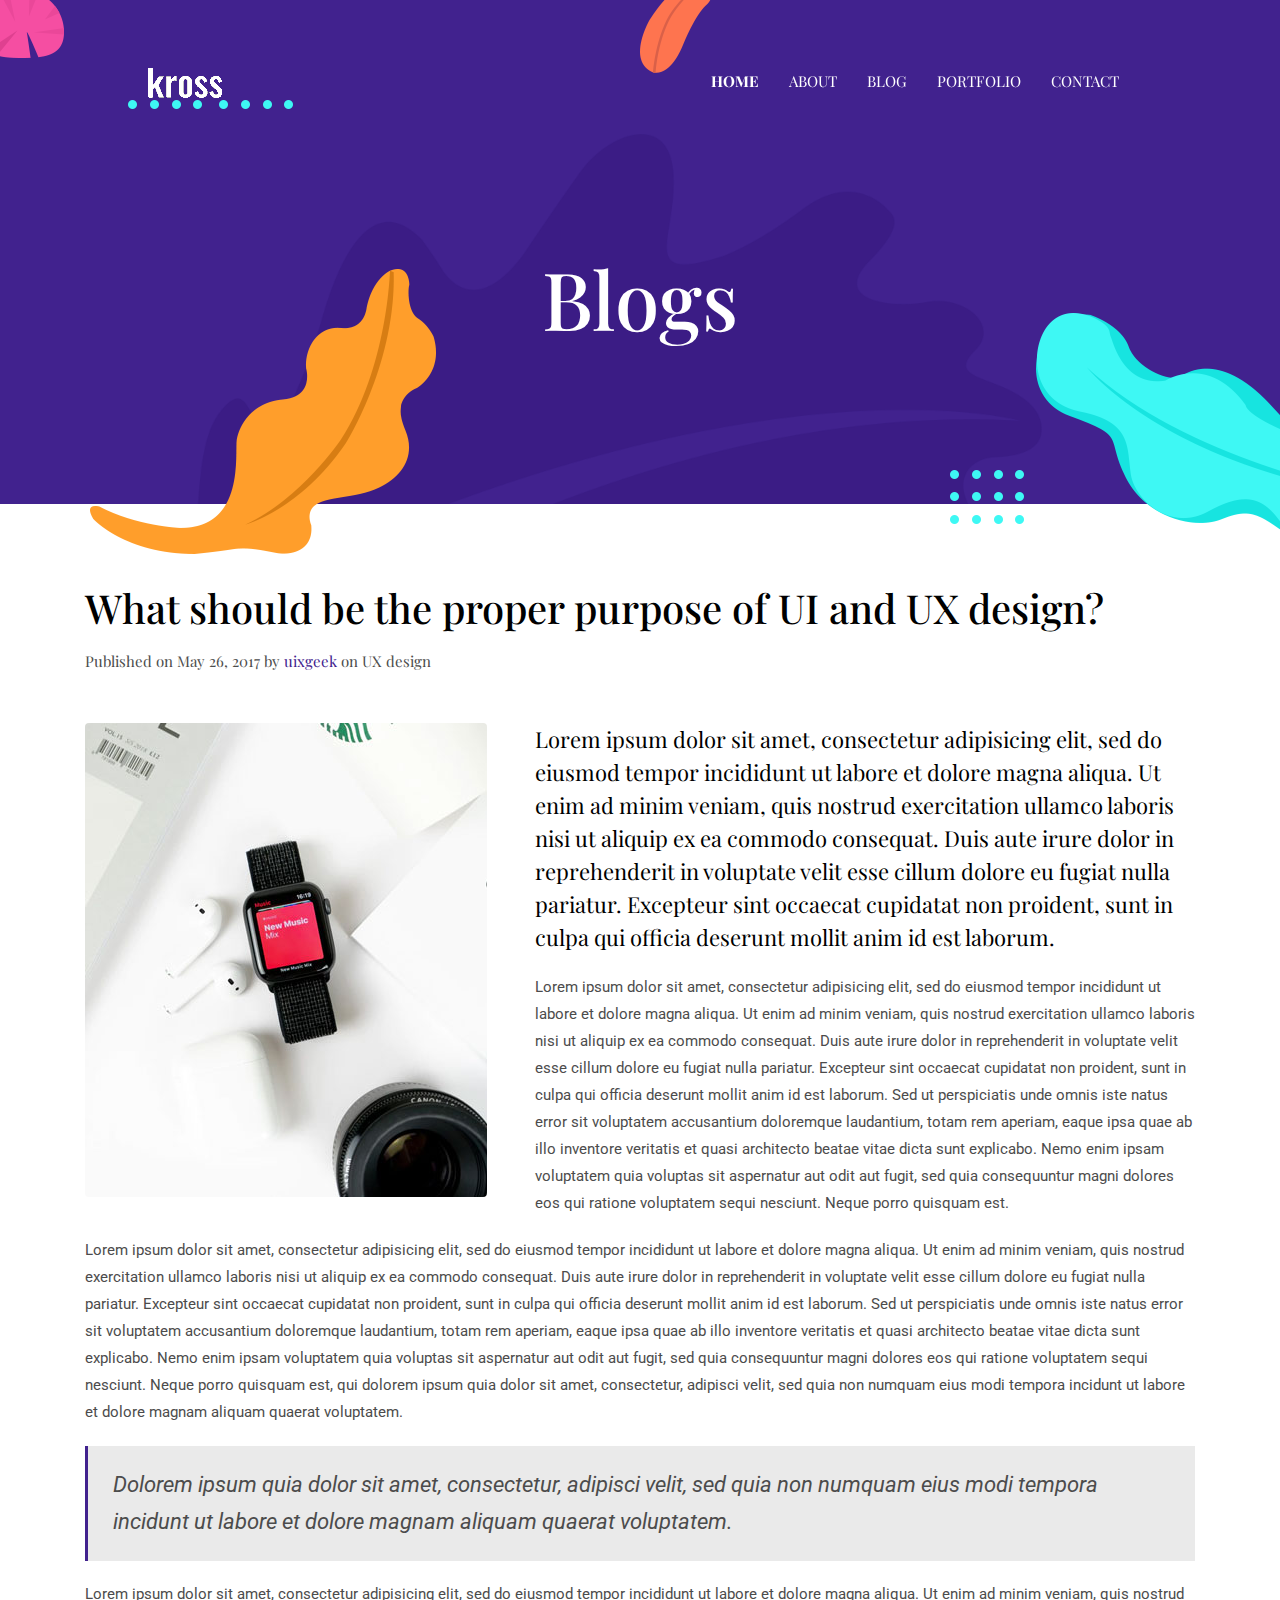
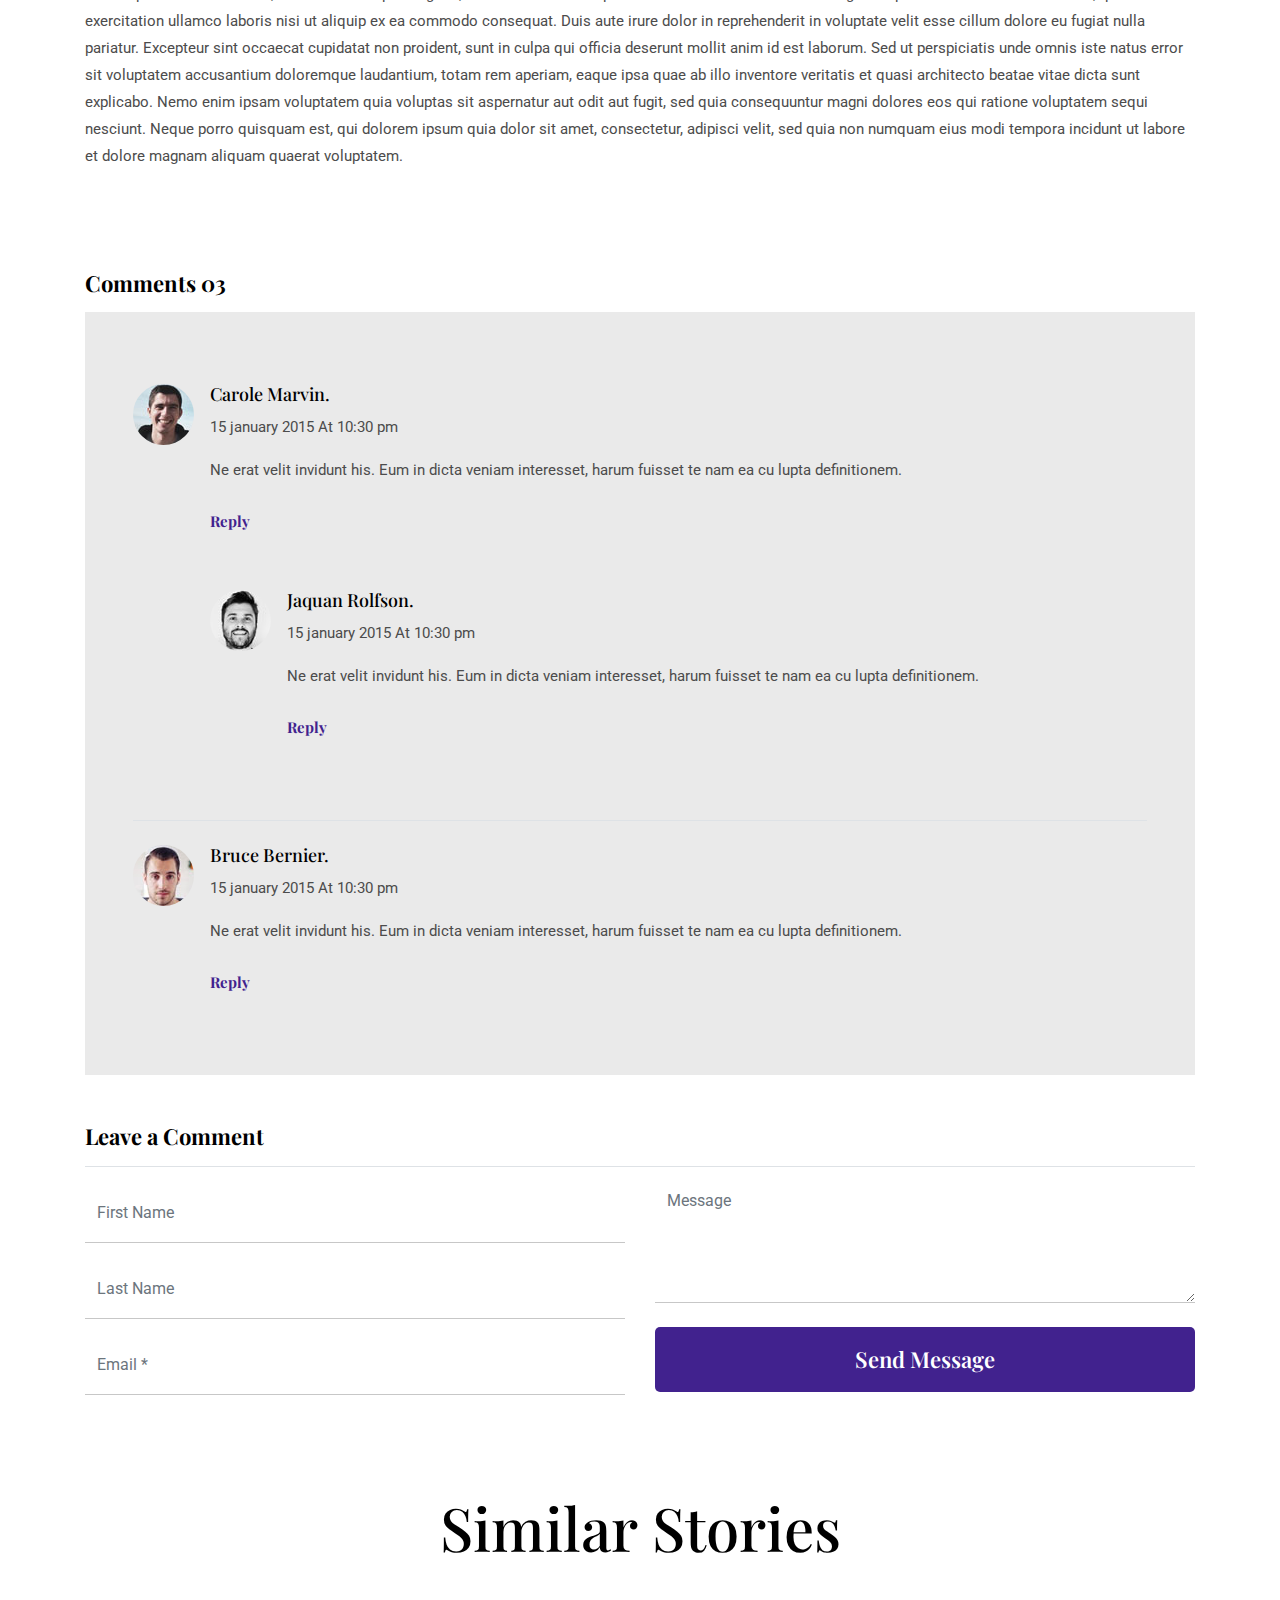
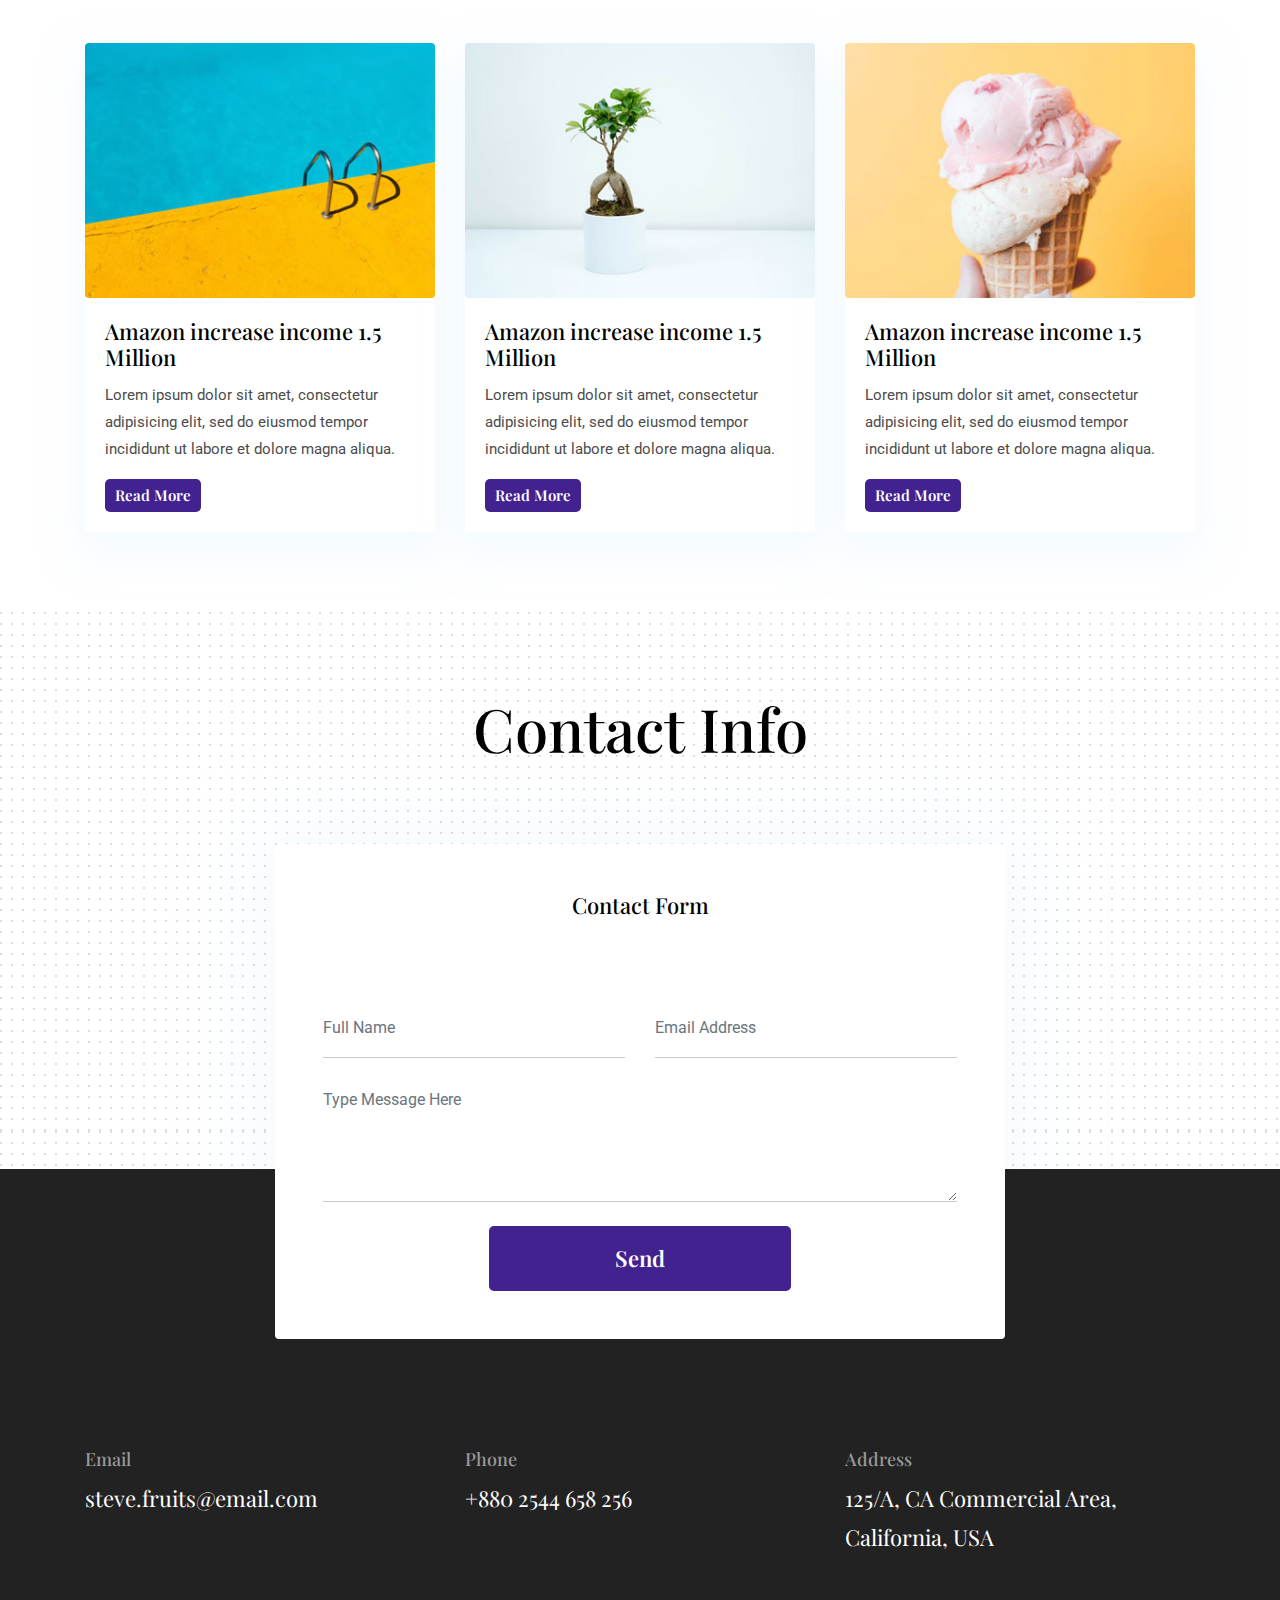
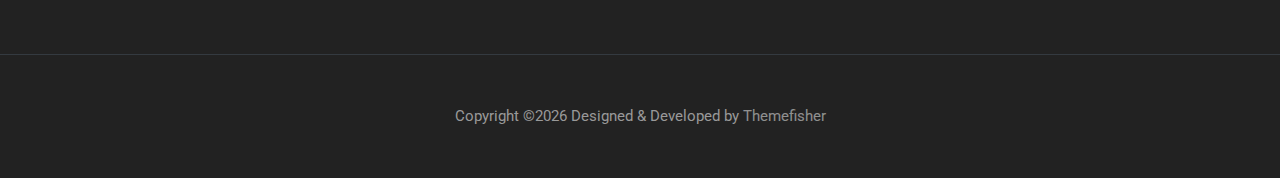
<file: blog-single.html>
<!DOCTYPE html>

<!--
 // WEBSITE: https://themefisher.com
 // TWITTER: https://twitter.com/themefisher
 // FACEBOOK: https://www.facebook.com/themefisher
 // GITHUB: https://github.com/themefisher/
-->

<html lang="en">
<head>

  <!-- Basic Page Needs
  ================================================== -->
  <meta charset="utf-8">
  <title>ShubhamPanchal-Portfolio</title>

  <!-- Mobile Specific Metas
  ================================================== -->
  <meta http-equiv="X-UA-Compatible" content="IE=edge">
  <meta name="description" content="Creative Portfolio Template">
  <meta name="viewport" content="width=device-width, initial-scale=1.0, maximum-scale=5.0">
  <meta name="author" content="Themefisher">
  <meta name="generator" content="Themefisher Kross Template v1.0">
  <!-- Favicon -->
  <link rel="shortcut icon" type="image/x-icon" href="images/Favicon2.png" />
  
  <!-- ** Plugins Needed for the Project ** -->
  <!-- Bootstrap -->
  <link rel="stylesheet" href="plugins/bootstrap/bootstrap.min.css">
  <!-- slick slider -->
  <link rel="stylesheet" href="plugins/slick/slick.css">
  <!-- themefy-icon -->
  <link rel="stylesheet" href="plugins/themify-icons/themify-icons.css">

  <!-- Main Stylesheet -->
  <link href="css/style.css" rel="stylesheet">

</head>
<body>
  

<header class="navigation fixed-top">
  <nav class="navbar navbar-expand-lg navbar-dark">
    <a class="navbar-brand font-tertiary h3" href="index.html"><img src="images/logo.png" alt="Myself"></a>
    <button class="navbar-toggler" type="button" data-toggle="collapse" data-target="#navigation"
      aria-controls="navigation" aria-expanded="false" aria-label="Toggle navigation">
      <span class="navbar-toggler-icon"></span>
    </button>

    <div class="collapse navbar-collapse text-center" id="navigation">
      <ul class="navbar-nav ml-auto">
        <li class="nav-item active">
          <a class="nav-link" href="index.html">Home</a>
        </li>
        <li class="nav-item">
          <a class="nav-link" href="about.html">about</a>
        </li>
        <li class="nav-item">
          <a class="nav-link" href="blog.html">Blog</a>
        </li>
        <li class="nav-item">
          <a class="nav-link" href="portfolio.html">Portfolio</a>
        </li>
        <li class="nav-item">
          <a class="nav-link" href="contact.html">Contact</a>
        </li>
      </ul>
    </div>
  </nav>
</header>

<!-- page title -->
<section class="page-title bg-primary position-relative">
  <div class="container">
    <div class="row">
      <div class="col-12 text-center">
        <h1 class="text-white font-tertiary">Blogs</h1>
      </div>
    </div>
  </div>
  <!-- background shapes -->
  <img src="images/illustrations/page-title.png" alt="illustrations" class="bg-shape-1 w-100">
  <img src="images/illustrations/leaf-pink-round.png" alt="illustrations" class="bg-shape-2">
  <img src="images/illustrations/dots-cyan.png" alt="illustrations" class="bg-shape-3">
  <img src="images/illustrations/leaf-orange.png" alt="illustrations" class="bg-shape-4">
  <img src="images/illustrations/leaf-yellow.png" alt="illustrations" class="bg-shape-5">
  <img src="images/illustrations/dots-group-cyan.png" alt="illustrations" class="bg-shape-6">
  <img src="images/illustrations/leaf-cyan-lg.png" alt="illustrations" class="bg-shape-7">
</section>
<!-- /page title -->

<section class="section">
  <div class="container">
    <div class="row">
      <div class="col-lg-12">
        <h3 class="font-tertiary mb-3">What should be the proper purpose of UI and UX design?</h3>
        <p class="font-secondary mb-5">Published on May 26, 2017 by <span class="text-primary">uixgeek</span
            class="text-primary"> on <span>UX design</span></p>
        <div class="content">
          <img src="images/blog/post-1.jpg" alt="post-thumb" class="img-fluid rounded float-left mr-5 mb-4">
          <strong>Lorem ipsum dolor sit amet, consectetur adipisicing elit, sed do eiusmod tempor incididunt ut labore
            et dolore magna aliqua. Ut enim ad minim veniam, quis nostrud exercitation ullamco laboris nisi ut aliquip
            ex ea commodo consequat. Duis aute irure dolor in reprehenderit in voluptate velit esse cillum dolore eu
            fugiat nulla pariatur. Excepteur sint occaecat cupidatat non proident, sunt in culpa qui officia deserunt
            mollit anim id est laborum.</strong>
          <p>Lorem ipsum dolor sit amet, consectetur adipisicing elit, sed do eiusmod tempor incididunt ut labore et
            dolore magna aliqua. Ut enim ad minim veniam, quis nostrud exercitation ullamco laboris nisi ut aliquip ex
            ea commodo consequat. Duis aute irure dolor in reprehenderit in voluptate velit esse cillum dolore eu fugiat
            nulla pariatur. Excepteur sint occaecat cupidatat non proident, sunt in culpa qui officia deserunt mollit
            anim id est laborum. Sed ut perspiciatis unde omnis iste natus error sit voluptatem accusantium doloremque
            laudantium, totam rem aperiam, eaque ipsa quae ab illo inventore veritatis et quasi architecto beatae vitae
            dicta sunt explicabo. Nemo enim ipsam voluptatem quia voluptas sit aspernatur aut odit aut fugit, sed quia
            consequuntur magni dolores eos qui ratione voluptatem sequi nesciunt. Neque porro quisquam est.</p>
          <p>Lorem ipsum dolor sit amet, consectetur adipisicing elit, sed do eiusmod tempor incididunt ut labore et
            dolore magna aliqua. Ut enim ad minim veniam, quis nostrud exercitation ullamco laboris nisi ut aliquip ex
            ea commodo consequat. Duis aute irure dolor in reprehenderit in voluptate velit esse cillum dolore eu fugiat
            nulla pariatur. Excepteur sint occaecat cupidatat non proident, sunt in culpa qui officia deserunt mollit
            anim id est laborum. Sed ut perspiciatis unde omnis iste natus error sit voluptatem accusantium doloremque
            laudantium, totam rem aperiam, eaque ipsa quae ab illo inventore veritatis et quasi architecto beatae vitae
            dicta sunt explicabo. Nemo enim ipsam voluptatem quia voluptas sit aspernatur aut odit aut fugit, sed quia
            consequuntur magni dolores eos qui ratione voluptatem sequi nesciunt. Neque porro quisquam est, qui dolorem
            ipsum quia dolor sit amet, consectetur, adipisci velit, sed quia non numquam eius modi tempora incidunt ut
            labore et dolore magnam aliquam quaerat voluptatem.</p>
          <blockquote>Dolorem ipsum quia dolor sit amet, consectetur, adipisci velit, sed quia non numquam eius modi
            tempora incidunt ut labore et dolore magnam aliquam quaerat voluptatem.</blockquote>
          <p>Lorem ipsum dolor sit amet, consectetur adipisicing elit, sed do eiusmod tempor incididunt ut labore et
            dolore magna aliqua. Ut enim ad minim veniam, quis nostrud exercitation ullamco laboris nisi ut aliquip ex
            ea commodo consequat. Duis aute irure dolor in reprehenderit in voluptate velit esse cillum dolore eu fugiat
            nulla pariatur. Excepteur sint occaecat cupidatat non proident, sunt in culpa qui officia deserunt mollit
            anim id est laborum. Sed ut perspiciatis unde omnis iste natus error sit voluptatem accusantium doloremque
            laudantium, totam rem aperiam, eaque ipsa quae ab illo inventore veritatis et quasi architecto beatae vitae
            dicta sunt explicabo. Nemo enim ipsam voluptatem quia voluptas sit aspernatur aut odit aut fugit, sed quia
            consequuntur magni dolores eos qui ratione voluptatem sequi nesciunt. Neque porro quisquam est, qui dolorem
            ipsum quia dolor sit amet, consectetur, adipisci velit, sed quia non numquam eius modi tempora incidunt ut
            labore et dolore magnam aliquam quaerat voluptatem.</p>
        </div>
      </div>
    </div>
  </div>
</section>

<section>
  <div class="container">
    <div class="row">
      <div class="col-lg-12">
        <h4 class="font-weight-bold mb-3">Comments 03</h4>
        <div class="bg-gray p-5 mb-4">
          <div class="media border-bottom py-4">
            <img src="images/user-1.jpg" class="img-fluid align-self-start rounded-circle mr-3" alt="">
            <div class="media-body">
              <h5 class="mt-0">Carole Marvin.</h5>
              <p>15 january 2015 At 10:30 pm</p>
              <p>Ne erat velit invidunt his. Eum in dicta veniam interesset, harum fuisset te nam ea cu lupta
                definitionem.</p>
              <a href="#!" class="btn btn-transparent btn-sm pl-0">Reply</a>
              <div class="media my-5">
                <img src="images/user-2.jpg" class="img-fluid align-self-start rounded-circle mr-3" alt="">
                <div class="media-body">
                  <h5 class="mt-0">Jaquan Rolfson.</h5>
                  <p>15 january 2015 At 10:30 pm</p>
                  <p>Ne erat velit invidunt his. Eum in dicta veniam interesset, harum fuisset te nam ea cu lupta
                    definitionem.</p>
                  <a href="#!" class="btn btn-transparent btn-sm pl-0">Reply</a>
                </div>
              </div>
            </div>
          </div>
          <div class="media py-4">
            <img src="images/user-3.jpg" class="img-fluid align-self-start rounded-circle mr-3" alt="">
            <div class="media-body">
              <h5 class="mt-0">Bruce Bernier.</h5>
              <p>15 january 2015 At 10:30 pm</p>
              <p>Ne erat velit invidunt his. Eum in dicta veniam interesset, harum fuisset te nam ea cu lupta
                definitionem.</p>
              <a href="#!" class="btn btn-transparent btn-sm pl-0">Reply</a>
            </div>
          </div>
        </div>
        <div class="mt-5">
          <h4 class="font-weight-bold mb-3 border-bottom pb-3">Leave a Comment</h4>
          <form action="#" class="row">
            <div class="col-md-6">
              <input type="text" class="form-control mb-3" placeholder="First Name" name="fname" id="fname" required>
              <input type="text" class="form-control mb-3" placeholder="Last Name" name="lname" id="lname" required>
              <input type="text" class="form-control mb-3" placeholder="Email *" name="mail" id="mail" required>
            </div>
            <div class="col-md-6">
              <textarea name="comment" id="comment" placeholder="Message" class="form-control mb-4"></textarea required>
              <button type="submit" class="btn btn-primary w-100">Send Message</button>
            </div>
          </form>
        </div>
      </div>
    </div>
  </div>
</section>

<!-- blog -->
<section class="section">
  <div class="container">
    <div class="row">
      <div class="col-12 text-center">
        <h2 class="section-title">Similar Stories</h2>
      </div>
      <div class="col-lg-4 col-sm-6 mb-4 mb-lg-0">
        <article class="card shadow">
          <img class="rounded card-img-top" src="images/blog/post-3.jpg" alt="post-thumb">
          <div class="card-body">
            <h4 class="card-title"><a class="text-dark" href="blog-single.html">Amazon increase income 1.5 Million</a>
            </h4>
            <p class="cars-text">Lorem ipsum dolor sit amet, consectetur adipisicing elit, sed do eiusmod tempor
              incididunt ut labore et
              dolore magna aliqua.</p>
            <a href="blog-single.html" class="btn btn-xs btn-primary">Read More</a>
          </div>
        </article>
      </div>
      <div class="col-lg-4 col-sm-6 mb-4 mb-lg-0">
        <article class="card shadow">
          <img class="rounded card-img-top" src="images/blog/post-4.jpg" alt="post-thumb">
          <div class="card-body">
            <h4 class="card-title"><a class="text-dark" href="blog-single.html">Amazon increase income 1.5 Million</a>
            </h4>
            <p class="cars-text">Lorem ipsum dolor sit amet, consectetur adipisicing elit, sed do eiusmod tempor
              incididunt ut labore et
              dolore magna aliqua.</p>
            <a href="blog-single.html" class="btn btn-xs btn-primary">Read More</a>
          </div>
        </article>
      </div>
      <div class="col-lg-4 col-sm-6 mb-4 mb-lg-0">
        <article class="card shadow">
          <img class="rounded card-img-top" src="images/blog/post-2.jpg" alt="post-thumb">
          <div class="card-body">
            <h4 class="card-title"><a class="text-dark" href="blog-single.html">Amazon increase income 1.5 Million</a>
            </h4>
            <p class="cars-text">Lorem ipsum dolor sit amet, consectetur adipisicing elit, sed do eiusmod tempor
              incididunt ut labore et
              dolore magna aliqua.</p>
            <a href="blog-single.html" class="btn btn-xs btn-primary">Read More</a>
          </div>
        </article>
      </div>
    </div>
  </div>
</section>
<!-- /blog -->

<!-- contact -->
<section class="section section-on-footer" data-background="images/backgrounds/bg-dots.png">
  <div class="container">
    <div class="row">
      <div class="col-12 text-center">
        <h2 class="section-title">Contact Info</h2>
      </div>
      <div class="col-lg-8 mx-auto">
        <div class="bg-white rounded text-center p-5 shadow-down">
          <h4 class="mb-80">Contact Form</h4>
          <form action="#" class="row">
            <div class="col-md-6">
              <input type="text" id="name" name="name" placeholder="Full Name" class="form-control px-0 mb-4" required>
            </div>
            <div class="col-md-6">
              <input type="email" id="email" name="email" placeholder="Email Address" class="form-control px-0 mb-4" required>
            </div>
            <div class="col-12">
              <textarea name="message" id="message" class="form-control px-0 mb-4"
                placeholder="Type Message Here" required></textarea>
            </div>
            <div class="col-lg-6 col-10 mx-auto">
              <button class="btn btn-primary w-100">send</button>
            </div>
          </form>
        </div>
      </div>
    </div>
  </div>
</section>
<!-- /contact -->

<!-- footer -->
<footer class="bg-dark footer-section">
  <div class="section">
    <div class="container">
      <div class="row">
        <div class="col-md-4">
          <h5 class="text-light">Email</h5>
          <p class="text-white paragraph-lg font-secondary">steve.fruits@email.com</p>
        </div>
        <div class="col-md-4">
          <h5 class="text-light">Phone</h5>
          <p class="text-white paragraph-lg font-secondary">+880 2544 658 256</p>
        </div>
        <div class="col-md-4">
          <h5 class="text-light">Address</h5>
          <p class="text-white paragraph-lg font-secondary">125/A, CA Commercial Area, California, USA</p>
        </div>
      </div>
    </div>
  </div>
  <div class="border-top text-center border-dark py-5">
    <p class="mb-0 text-light">Copyright &copy;<script>
        var CurrentYear = new Date().getFullYear()
        document.write(CurrentYear)
      </script> Designed &amp; Developed by <a class="text-white-50" href="Themefisher">Themefisher</a></p>
  </div>
</footer>
<!-- /footer -->

<!-- jQuery -->
<script src="plugins/jQuery/jquery.min.js"></script>
<!-- Bootstrap JS -->
<script src="plugins/bootstrap/bootstrap.min.js"></script>
<!-- slick slider -->
<script src="plugins/slick/slick.min.js"></script>
<!-- filter -->
<script src="plugins/shuffle/shuffle.min.js"></script>

<!-- Main Script -->
<script src="js/script.js"></script>

</body>
</html>
</file>
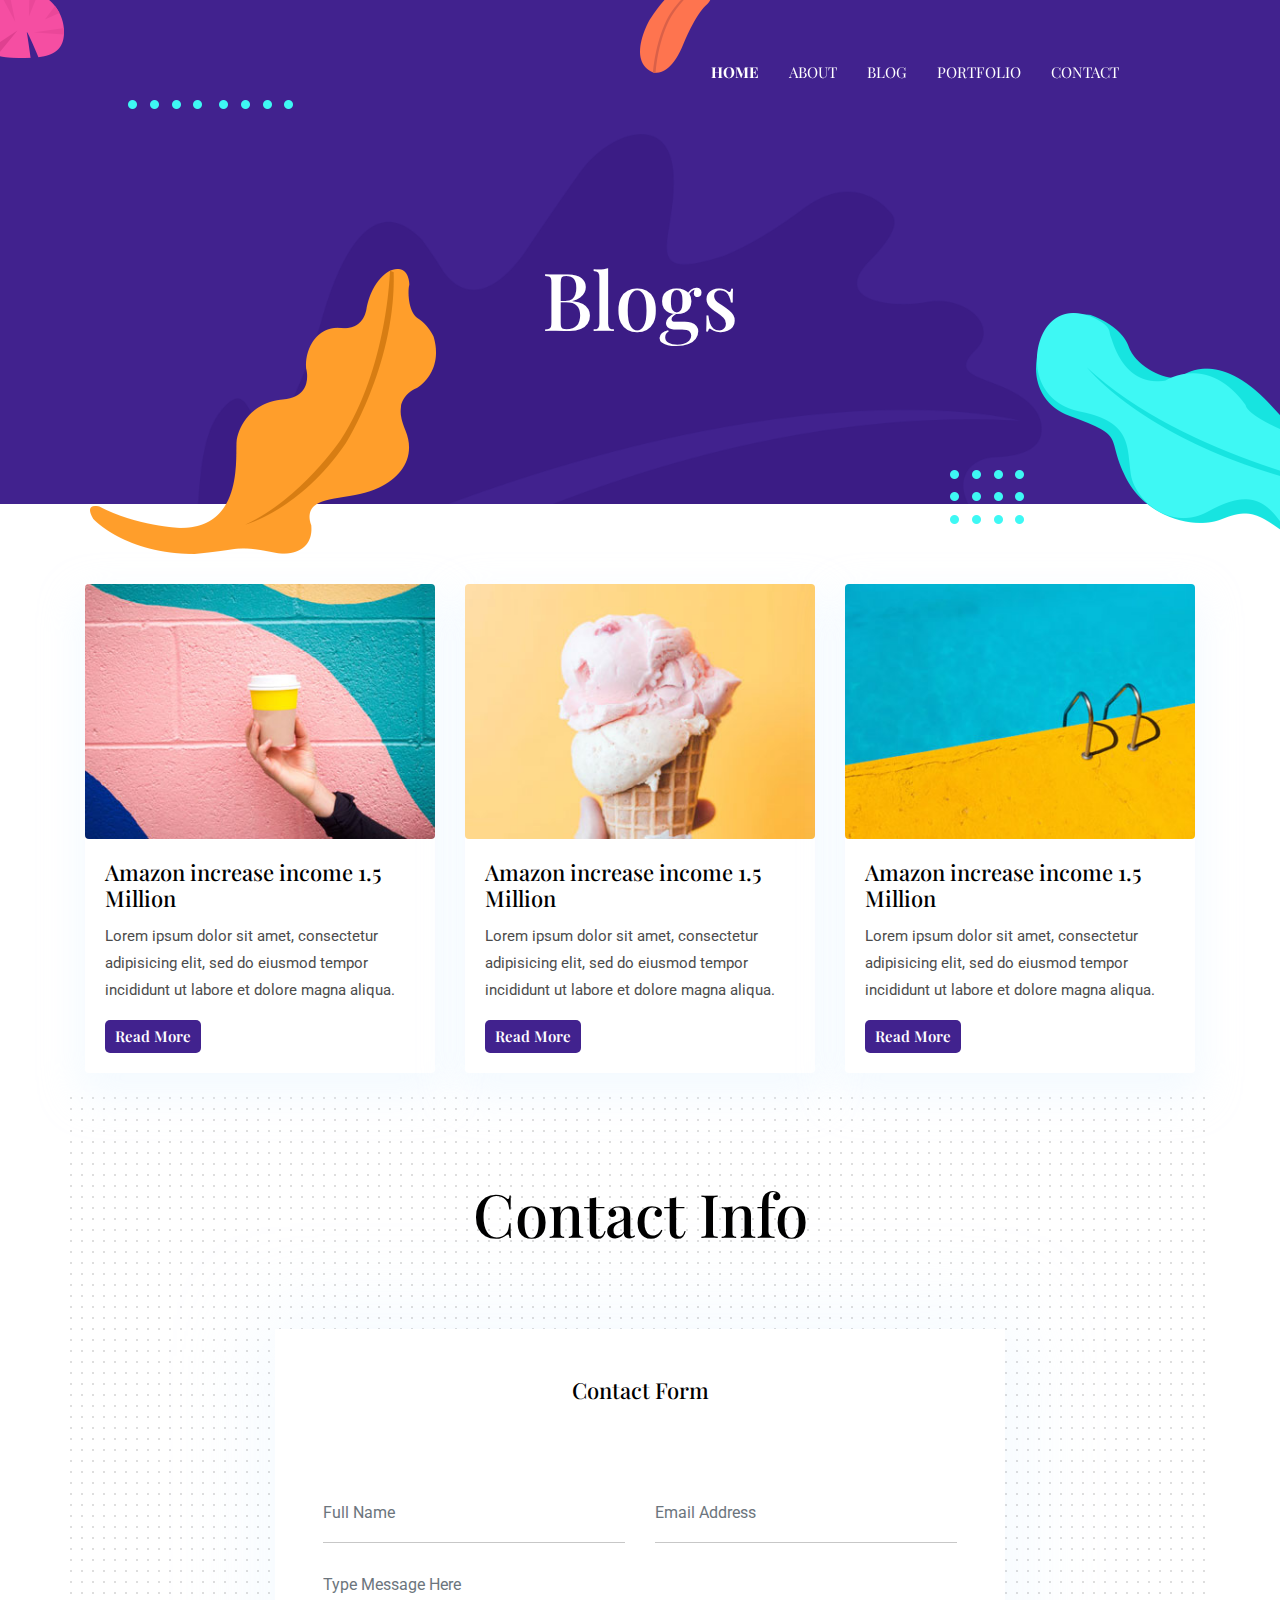
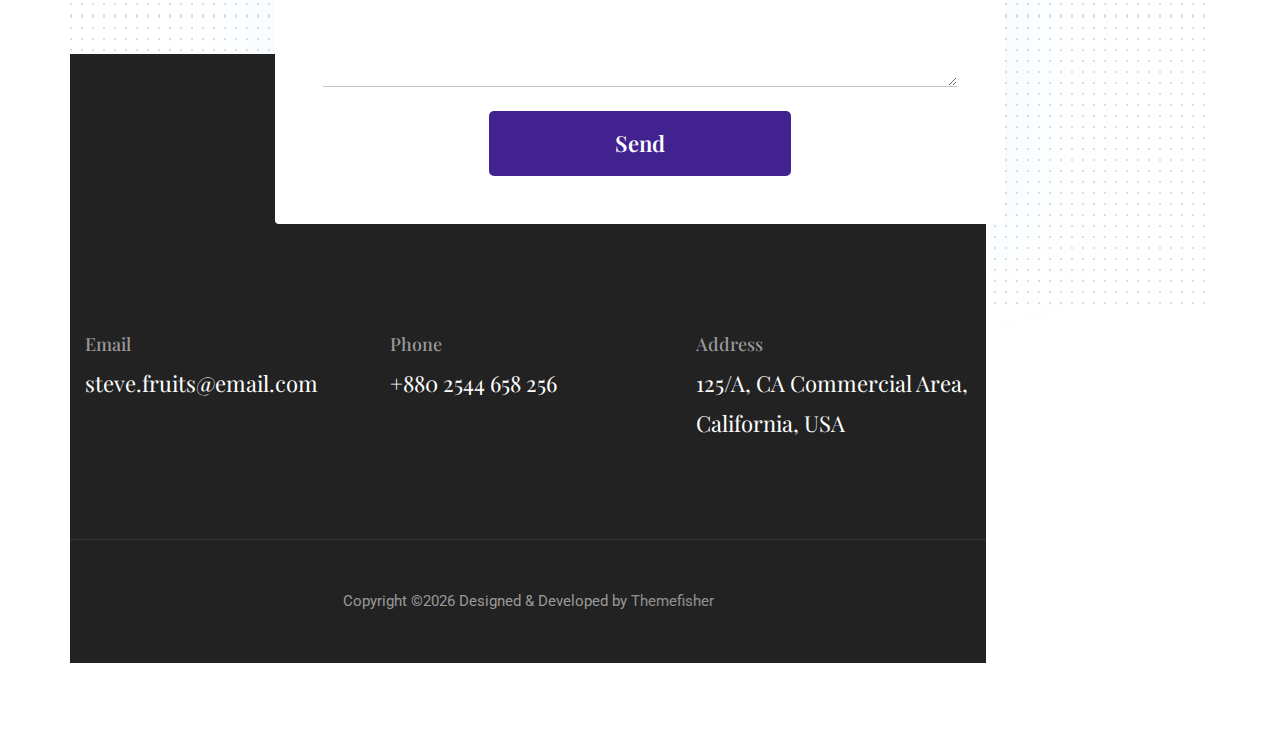
<file: blog.html>
<!DOCTYPE html>

<!--
 // WEBSITE: https://themefisher.com
 // TWITTER: https://twitter.com/themefisher
 // FACEBOOK: https://www.facebook.com/themefisher
 // GITHUB: https://github.com/themefisher/
-->

<html lang="en">
<head>

  <!-- Basic Page Needs
  ================================================== -->
  <meta charset="utf-8">
  <title>ShubhamPanchal-Portfolio</title>

  <!-- Mobile Specific Metas
  ================================================== -->
  <meta http-equiv="X-UA-Compatible" content="IE=edge">
  <meta name="description" content="Creative Portfolio Template">
  <meta name="viewport" content="width=device-width, initial-scale=1.0, maximum-scale=5.0">
  <meta name="author" content="Themefisher">
  <meta name="generator" content="Themefisher Kross Template v1.0">
  <!-- Favicon -->
  <link rel="shortcut icon" type="image/x-icon" href="images/Favicon2.png" />
  
  <!-- ** Plugins Needed for the Project ** -->
  <!-- Bootstrap -->
  <link rel="stylesheet" href="plugins/bootstrap/bootstrap.min.css">
  <!-- slick slider -->
  <link rel="stylesheet" href="plugins/slick/slick.css">
  <!-- themefy-icon -->
  <link rel="stylesheet" href="plugins/themify-icons/themify-icons.css">

  <!-- Main Stylesheet -->
  <link href="css/style.css" rel="stylesheet">

</head>
<body>
  

<header class="navigation fixed-top">
  <nav class="navbar navbar-expand-lg navbar-dark">
    <!-- <a class="navbar-brand font-tertiary h3" href="index.html"><img src="images/logo.png" alt="Myself"></a> -->
    <button class="navbar-toggler" type="button" data-toggle="collapse" data-target="#navigation"
      aria-controls="navigation" aria-expanded="false" aria-label="Toggle navigation">
      <span class="navbar-toggler-icon"></span>
    </button>

    <div class="collapse navbar-collapse text-center" id="navigation">
      <ul class="navbar-nav ml-auto">
        <li class="nav-item active">
          <a class="nav-link" href="index.html">Home</a>
        </li>
        <li class="nav-item">
          <a class="nav-link" href="about.html">about</a>
        </li>
        <li class="nav-item">
          <a class="nav-link" href="blog.html">Blog</a>
        </li>
        <li class="nav-item">
          <a class="nav-link" href="portfolio.html">Portfolio</a>
        </li>
        <li class="nav-item">
          <a class="nav-link" href="contact.html">Contact</a>
        </li>
      </ul>
    </div>
  </nav>
</header>

<!-- page title -->
<section class="page-title bg-primary position-relative">
  <div class="container">
    <div class="row">
      <div class="col-12 text-center">
        <h1 class="text-white font-tertiary">Blogs</h1>
      </div>
    </div>
  </div>
  <!-- background shapes -->
  <img src="images/illustrations/page-title.png" alt="illustrations" class="bg-shape-1 w-100">
  <img src="images/illustrations/leaf-pink-round.png" alt="illustrations" class="bg-shape-2">
  <img src="images/illustrations/dots-cyan.png" alt="illustrations" class="bg-shape-3">
  <img src="images/illustrations/leaf-orange.png" alt="illustrations" class="bg-shape-4">
  <img src="images/illustrations/leaf-yellow.png" alt="illustrations" class="bg-shape-5">
  <img src="images/illustrations/dots-group-cyan.png" alt="illustrations" class="bg-shape-6">
  <img src="images/illustrations/leaf-cyan-lg.png" alt="illustrations" class="bg-shape-7">
</section>
<!-- /page title -->

<!-- blog -->
<section class="section">
  <div class="container">
    <div class="row">
        <div class="col-lg-4 col-sm-6 mb-4">
          <article class="card shadow">
            <img class="rounded card-img-top" src="images/blog/post-5.jpg" alt="post-thumb">
            <div class="card-body">
              <h4 class="card-title"><a class="text-dark" href="blog-single.html">Amazon increase income 1.5 Million</a>
              </h4>
              <p class="cars-text">Lorem ipsum dolor sit amet, consectetur adipisicing elit, sed do eiusmod tempor
                incididunt ut labore et
                dolore magna aliqua.</p>
              <a href="blog-single.html" class="btn btn-xs btn-primary">Read More</a>
            </div>
          </article>
        </div>
      <div class="col-lg-4 col-sm-6 mb-4">
        <article class="card shadow">
          <img class="rounded card-img-top" src="images/blog/post-2.jpg" alt="post-thumb">
          <div class="card-body">
            <h4 class="card-title"><a class="text-dark" href="blog-single.html">Amazon increase income 1.5 Million</a>
            </h4>
            <p class="cars-text">Lorem ipsum dolor sit amet, consectetur adipisicing elit, sed do eiusmod tempor
              incididunt ut labore et
              dolore magna aliqua.</p>
            <a href="blog-single.html" class="btn btn-xs btn-primary">Read More</a>
          </div>
        </article>
      </div>
      <div class="col-lg-4 col-sm-6 mb-4">
        <article class="card shadow">
          <img class="rounded card-img-top" src="images/blog/post-3.jpg" alt="post-thumb">
          <div class="card-body">
            <h4 class="card-title"><a class="text-dark" href="blog-single.html">Amazon increase income 1.5 Million</a>
            </h4>
            <p class="cars-text">Lorem ipsum dolor sit amet, consectetur adipisicing elit, sed do eiusmod tempor
              incididunt ut labore et
              dolore magna aliqua.</p>
            <a href="blog-single.html" class="btn btn-xs btn-primary">Read More</a>
          </div>
        </article>
      </div>
<!-- /blog -->

<!-- contact -->
<section class="section section-on-footer" data-background="images/backgrounds/bg-dots.png">
  <div class="container">
    <div class="row">
      <div class="col-12 text-center">
        <h2 class="section-title">Contact Info</h2>
      </div>
      <div class="col-lg-8 mx-auto">
        <div class="bg-white rounded text-center p-5 shadow-down">
          <h4 class="mb-80">Contact Form</h4>
          <form action="#" class="row">
            <div class="col-md-6">
              <input type="text" id="name" name="name" placeholder="Full Name" class="form-control px-0 mb-4" required>
            </div>
            <div class="col-md-6">
              <input type="email" id="email" name="email" placeholder="Email Address" class="form-control px-0 mb-4" required>
            </div>
            <div class="col-12">
              <textarea name="message" id="message" class="form-control px-0 mb-4"
                placeholder="Type Message Here" required></textarea>
            </div>
            <div class="col-lg-6 col-10 mx-auto">
              <button class="btn btn-primary w-100">send</button>
            </div>
          </form>
        </div>
      </div>
    </div>
  </div>
</section>
<!-- /contact -->

<!-- footer -->
<footer class="bg-dark footer-section">
  <div class="section">
    <div class="container">
      <div class="row">
        <div class="col-md-4">
          <h5 class="text-light">Email</h5>
          <p class="text-white paragraph-lg font-secondary">steve.fruits@email.com</p>
        </div>
        <div class="col-md-4">
          <h5 class="text-light">Phone</h5>
          <p class="text-white paragraph-lg font-secondary">+880 2544 658 256</p>
        </div>
        <div class="col-md-4">
          <h5 class="text-light">Address</h5>
          <p class="text-white paragraph-lg font-secondary">125/A, CA Commercial Area, California, USA</p>
        </div>
      </div>
    </div>
  </div>
  <div class="border-top text-center border-dark py-5">
    <p class="mb-0 text-light">Copyright &copy;<script>
        var CurrentYear = new Date().getFullYear()
        document.write(CurrentYear)
      </script> Designed &amp; Developed by <a class="text-white-50" href="Themefisher">Themefisher</a></p>
  </div>
</footer>
<!-- /footer -->

<!-- jQuery -->
<script src="plugins/jQuery/jquery.min.js"></script>
<!-- Bootstrap JS -->
<script src="plugins/bootstrap/bootstrap.min.js"></script>
<!-- slick slider -->
<script src="plugins/slick/slick.min.js"></script>
<!-- filter -->
<script src="plugins/shuffle/shuffle.min.js"></script>

<!-- Main Script -->
<script src="js/script.js"></script>

</body>
</html>
</file>
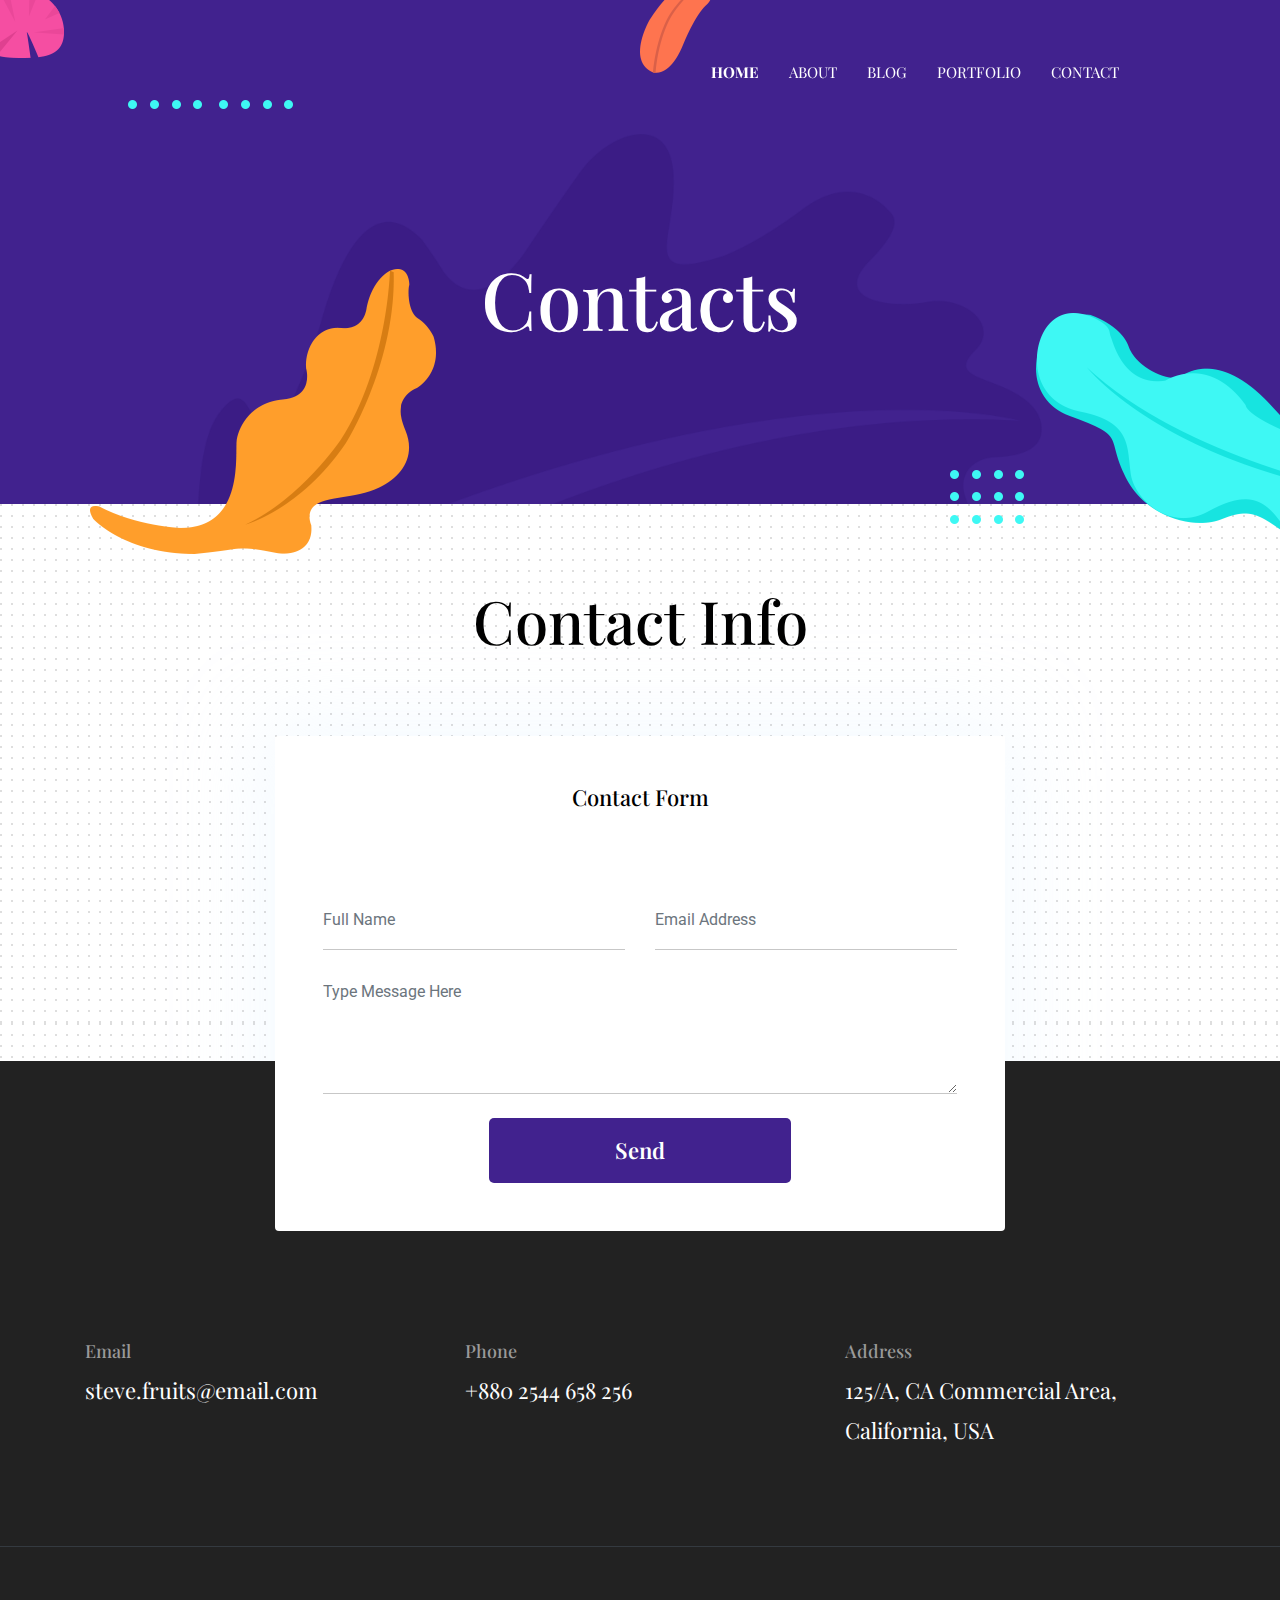
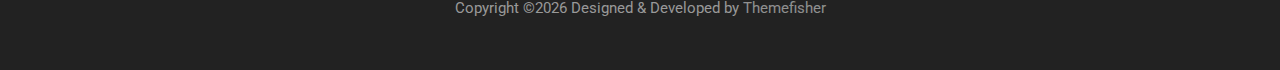
<file: contact.html>
<!DOCTYPE html>

<!--
 // WEBSITE: https://themefisher.com
 // TWITTER: https://twitter.com/themefisher
 // FACEBOOK: https://www.facebook.com/themefisher
 // GITHUB: https://github.com/themefisher/
-->

<html lang="en">
<head>

  <!-- Basic Page Needs
  ================================================== -->
  <meta charset="utf-8">
  <title>ShubhamPanchal-Portfolio</title>

  <!-- Mobile Specific Metas
  ================================================== -->
  <meta http-equiv="X-UA-Compatible" content="IE=edge">
  <meta name="description" content="Creative Portfolio Template">
  <meta name="viewport" content="width=device-width, initial-scale=1.0, maximum-scale=5.0">
  <meta name="author" content="Themefisher">
  <meta name="generator" content="Themefisher Kross Template v1.0">
  <!-- Favicon -->
  <link rel="shortcut icon" type="image/x-icon" href="images/Favicon2.png" />
  
  <!-- ** Plugins Needed for the Project ** -->
  <!-- Bootstrap -->
  <link rel="stylesheet" href="plugins/bootstrap/bootstrap.min.css">
  <!-- slick slider -->
  <link rel="stylesheet" href="plugins/slick/slick.css">
  <!-- themefy-icon -->
  <link rel="stylesheet" href="plugins/themify-icons/themify-icons.css">

  <!-- Main Stylesheet -->
  <link href="css/style.css" rel="stylesheet">

</head>
<body>
  

<header class="navigation fixed-top">
  <nav class="navbar navbar-expand-lg navbar-dark">
    <!-- <a class="navbar-brand font-tertiary h3" href="index.html"><img src="images/logo.png" alt="Myself"></a> -->
    <button class="navbar-toggler" type="button" data-toggle="collapse" data-target="#navigation"
      aria-controls="navigation" aria-expanded="false" aria-label="Toggle navigation">
      <span class="navbar-toggler-icon"></span>
    </button>

    <div class="collapse navbar-collapse text-center" id="navigation">
      <ul class="navbar-nav ml-auto">
        <li class="nav-item active">
          <a class="nav-link" href="index.html">Home</a>
        </li>
        <li class="nav-item">
          <a class="nav-link" href="about.html">about</a>
        </li>
        <li class="nav-item">
          <a class="nav-link" href="blog.html">Blog</a>
        </li>
        <li class="nav-item">
          <a class="nav-link" href="portfolio.html">Portfolio</a>
        </li>
        <li class="nav-item">
          <a class="nav-link" href="contact.html">Contact</a>
        </li>
      </ul>
    </div>
  </nav>
</header>

<!-- page title -->
<section class="page-title bg-primary position-relative">
  <div class="container">
    <div class="row">
      <div class="col-12 text-center">
        <h1 class="text-white font-tertiary">Contacts</h1>
      </div>
    </div>
  </div>
  <!-- background shapes -->
  <img src="images/illustrations/page-title.png" alt="illustrations" class="bg-shape-1 w-100">
  <img src="images/illustrations/leaf-pink-round.png" alt="illustrations" class="bg-shape-2">
  <img src="images/illustrations/dots-cyan.png" alt="illustrations" class="bg-shape-3">
  <img src="images/illustrations/leaf-orange.png" alt="illustrations" class="bg-shape-4">
  <img src="images/illustrations/leaf-yellow.png" alt="illustrations" class="bg-shape-5">
  <img src="images/illustrations/dots-group-cyan.png" alt="illustrations" class="bg-shape-6">
  <img src="images/illustrations/leaf-cyan-lg.png" alt="illustrations" class="bg-shape-7">
</section>
<!-- /page title -->

<!-- contact -->
<section class="section section-on-footer" data-background="images/backgrounds/bg-dots.png">
  <div class="container">
    <div class="row">
      <div class="col-12 text-center">
        <h2 class="section-title">Contact Info</h2>
      </div>
      <div class="col-lg-8 mx-auto">
        <div class="bg-white rounded text-center p-5 shadow-down">
          <h4 class="mb-80">Contact Form</h4>
          <form action="#" class="row">
            <div class="col-md-6">
              <input type="text" id="name" name="name" placeholder="Full Name" class="form-control px-0 mb-4" required>
            </div>
            <div class="col-md-6">
              <input type="email" id="email" name="email" placeholder="Email Address" class="form-control px-0 mb-4" required>
            </div>
            <div class="col-12">
              <textarea name="message" id="message" class="form-control px-0 mb-4"
                placeholder="Type Message Here" required></textarea>
            </div>
            <div class="col-lg-6 col-10 mx-auto">
              <button class="btn btn-primary w-100">send</button>
            </div>
          </form>
        </div>
      </div>
    </div>
  </div>
</section>
<!-- /contact -->

<!-- footer -->
<footer class="bg-dark footer-section">
  <div class="section">
    <div class="container">
      <div class="row">
        <div class="col-md-4">
          <h5 class="text-light">Email</h5>
          <p class="text-white paragraph-lg font-secondary">steve.fruits@email.com</p>
        </div>
        <div class="col-md-4">
          <h5 class="text-light">Phone</h5>
          <p class="text-white paragraph-lg font-secondary">+880 2544 658 256</p>
        </div>
        <div class="col-md-4">
          <h5 class="text-light">Address</h5>
          <p class="text-white paragraph-lg font-secondary">125/A, CA Commercial Area, California, USA</p>
        </div>
      </div>
    </div>
  </div>
  <div class="border-top text-center border-dark py-5">
    <p class="mb-0 text-light">Copyright &copy;<script>
        var CurrentYear = new Date().getFullYear()
        document.write(CurrentYear)
      </script> Designed &amp; Developed by <a class="text-white-50" href="Themefisher">Themefisher</a></p>
  </div>
</footer>
<!-- /footer -->

<!-- jQuery -->
<script src="plugins/jQuery/jquery.min.js"></script>
<!-- Bootstrap JS -->
<script src="plugins/bootstrap/bootstrap.min.js"></script>
<!-- slick slider -->
<script src="plugins/slick/slick.min.js"></script>
<!-- filter -->
<script src="plugins/shuffle/shuffle.min.js"></script>

<!-- Main Script -->
<script src="js/script.js"></script>

</body>
</html>
</file>
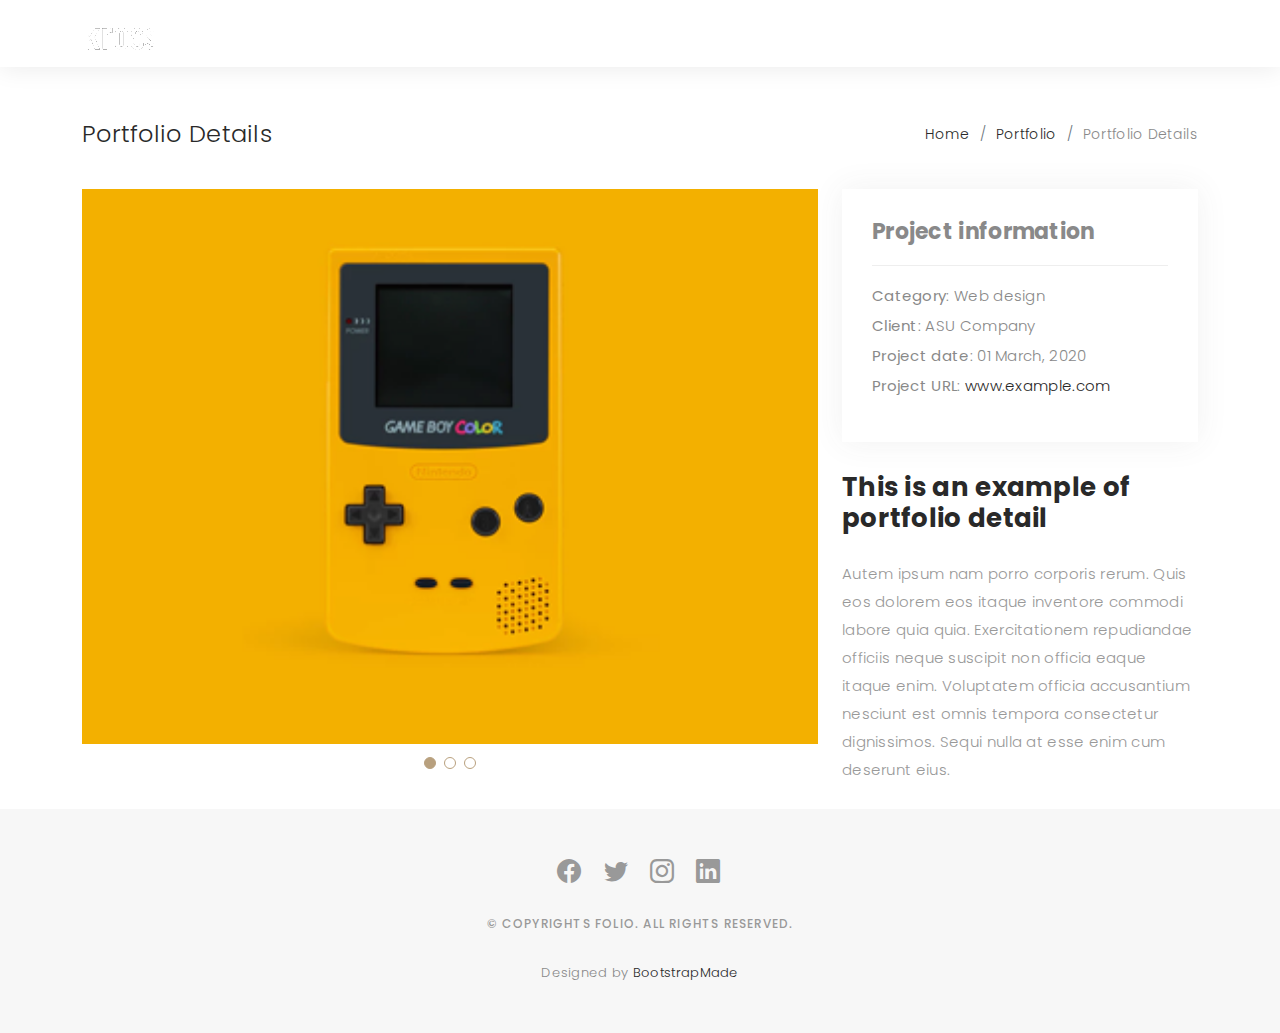
<file: portfolio-details.html>
<!DOCTYPE html>
<html lang="en">

<head>
  <meta charset="utf-8">
  <meta content="width=device-width, initial-scale=1.0" name="viewport">

  <title>ShubhamPanchal-Portfolio</title>
  <meta content="" name="description">
  <meta content="" name="keywords">

  <!-- Favicons -->
  <link href="images/Favicon2.png" rel="icon">
  <link href="images/Favicon2.png" rel="apple-touch-icon">

  <!-- Google Fonts -->
  <link href="https://fonts.googleapis.com/css?family=Poppins:300,300i,400,400i,500,500i,600,600i,700,700i|Playfair+Display:400,400i,500,500i,600,600i,700,700i,900,900i" rel="stylesheet">

  <!-- Vendor CSS Files -->
  <link href="vendor1/bootstrap/css/bootstrap.min.css" rel="stylesheet">
  <link href="vendor1/bootstrap-icons/bootstrap-icons.css" rel="stylesheet">
  <link href="vendor1/boxicons/css/boxicons.min.css" rel="stylesheet">
  <link href="vendor1/glightbox/css/glightbox.min.css" rel="stylesheet">
  <link href="vendor1/swiper/swiper-bundle.min.css" rel="stylesheet">

  <!-- Template Main CSS File -->
  <link href="css/style1.css" rel="stylesheet">

  <!-- =======================================================
  * Template Name: Folio
  * Updated: Jul 27 2023 with Bootstrap v5.3.1
  * Template URL: https://bootstrapmade.com/folio-bootstrap-portfolio-template/
  * Author: BootstrapMade.com
  * License: https://bootstrapmade.com/license/
  ======================================================== -->
</head>

<body>

  <!-- ======= Header ======= -->
  <header id="header" class="fixed-top header-inner-pages">
    <div class="container d-flex align-items-center justify-content-between">

      <a href="index.html" class="logo"><img src="images\logo.png" alt="" class="img-fluid"></a>
      <!-- Uncomment below if you prefer to use an text logo -->
      <!-- <h1 class="logo"><a href="index.html">Folio</a></h1> -->
      
    </div>
  </header><!-- End Header -->

  <main id="main">

    <!-- ======= Breadcrumbs Section ======= -->
    <section class="breadcrumbs">
      <div class="container">

        <div class="d-flex justify-content-between align-items-center">
          <h2>Portfolio Details</h2>
          <ol>
            <li><a href="index.html">Home</a></li>
            <li><a href="portfolio.html">Portfolio</a></li>
            <li>Portfolio Details</li>
          </ol>
        </div>

      </div>
    </section><!-- Breadcrumbs Section -->

    <!-- ======= Portfolio Details Section ======= -->
    <section id="portfolio-details" class="portfolio-details">
      <div class="container">

        <div class="row gy-4">

          <div class="col-lg-8">
            <div class="portfolio-details-slider swiper">
              <div class="swiper-wrapper align-items-center">

                <div class="swiper-slide">
                  <img src="images/portfolio/item-2.png" alt="">
                </div>

                <div class="swiper-slide">
                  <img src="images/portfolio/item-3.png" alt="">
                </div>

                <div class="swiper-slide">
                  <img src="images/portfolio/item-4.png" alt="">
                </div>

              </div>
              <div class="swiper-pagination"></div>
            </div>
          </div>

          <div class="col-lg-4">
            <div class="portfolio-info">
              <h3>Project information</h3>
              <ul>
                <li><strong>Category</strong>: Web design</li>
                <li><strong>Client</strong>: ASU Company</li>
                <li><strong>Project date</strong>: 01 March, 2020</li>
                <li><strong>Project URL</strong>: <a href="#">www.example.com</a></li>
              </ul>
            </div>
            <div class="portfolio-description">
              <h2>This is an example of portfolio detail</h2>
              <p>
                Autem ipsum nam porro corporis rerum. Quis eos dolorem eos itaque inventore commodi labore quia quia. Exercitationem repudiandae officiis neque suscipit non officia eaque itaque enim. Voluptatem officia accusantium nesciunt est omnis tempora consectetur dignissimos. Sequi nulla at esse enim cum deserunt eius.
              </p>
            </div>
          </div>

        </div>

      </div>
    </section><!-- End Portfolio Details Section -->

  </main><!-- End #main -->

  <!-- ======= Footer ======= -->
  <div id="footer" class="text-center">
    <div class="container">
      <div class="socials-media text-center">

        <ul class="list-unstyled">
          <li><a href="#"><i class="bi bi-facebook"></i></a></li>
          <li><a href="#"><i class="bi bi-twitter"></i></a></li>
          <li><a href="#"><i class="bi bi-instagram"></i></a></li>
          <li><a href="#"><i class="bi bi-linkedin"></i></a></li>
        </ul>

      </div>

      <p>&copy; Copyrights Folio. All rights reserved.</p>

      <div class="credits">
        <!--
        All the links in the footer should remain intact.
        You can delete the links only if you purchased the pro version.
        Licensing information: https://bootstrapmade.com/license/
        Purchase the pro version with working PHP/AJAX contact form: https://bootstrapmade.com/buy/?theme=Folio
      -->
        Designed by <a href="https://bootstrapmade.com/">BootstrapMade</a>
      </div>

    </div>
  </div><!-- End Footer -->

  <a href="#" class="back-to-top d-flex align-items-center justify-content-center"><i class="bi bi-arrow-up-short"></i></a>

  <!-- Vendor JS Files -->
  <script src="vendor1/bootstrap/js/bootstrap.bundle.min.js"></script>
  <script src="vendor1/glightbox/js/glightbox.min.js"></script>
  <script src="vendor1/isotope-layout/isotope.pkgd.min.js"></script>
  <script src="vendor1/swiper/swiper-bundle.min.js"></script>
  <script src="vendor1/typed.js/typed.umd.js"></script>
  <script src="vendor1/php-email-form/validate.js"></script>

  <!-- Template Main JS File -->
  <script src="js\main1.js"></script>

</body>

</html>
</file>
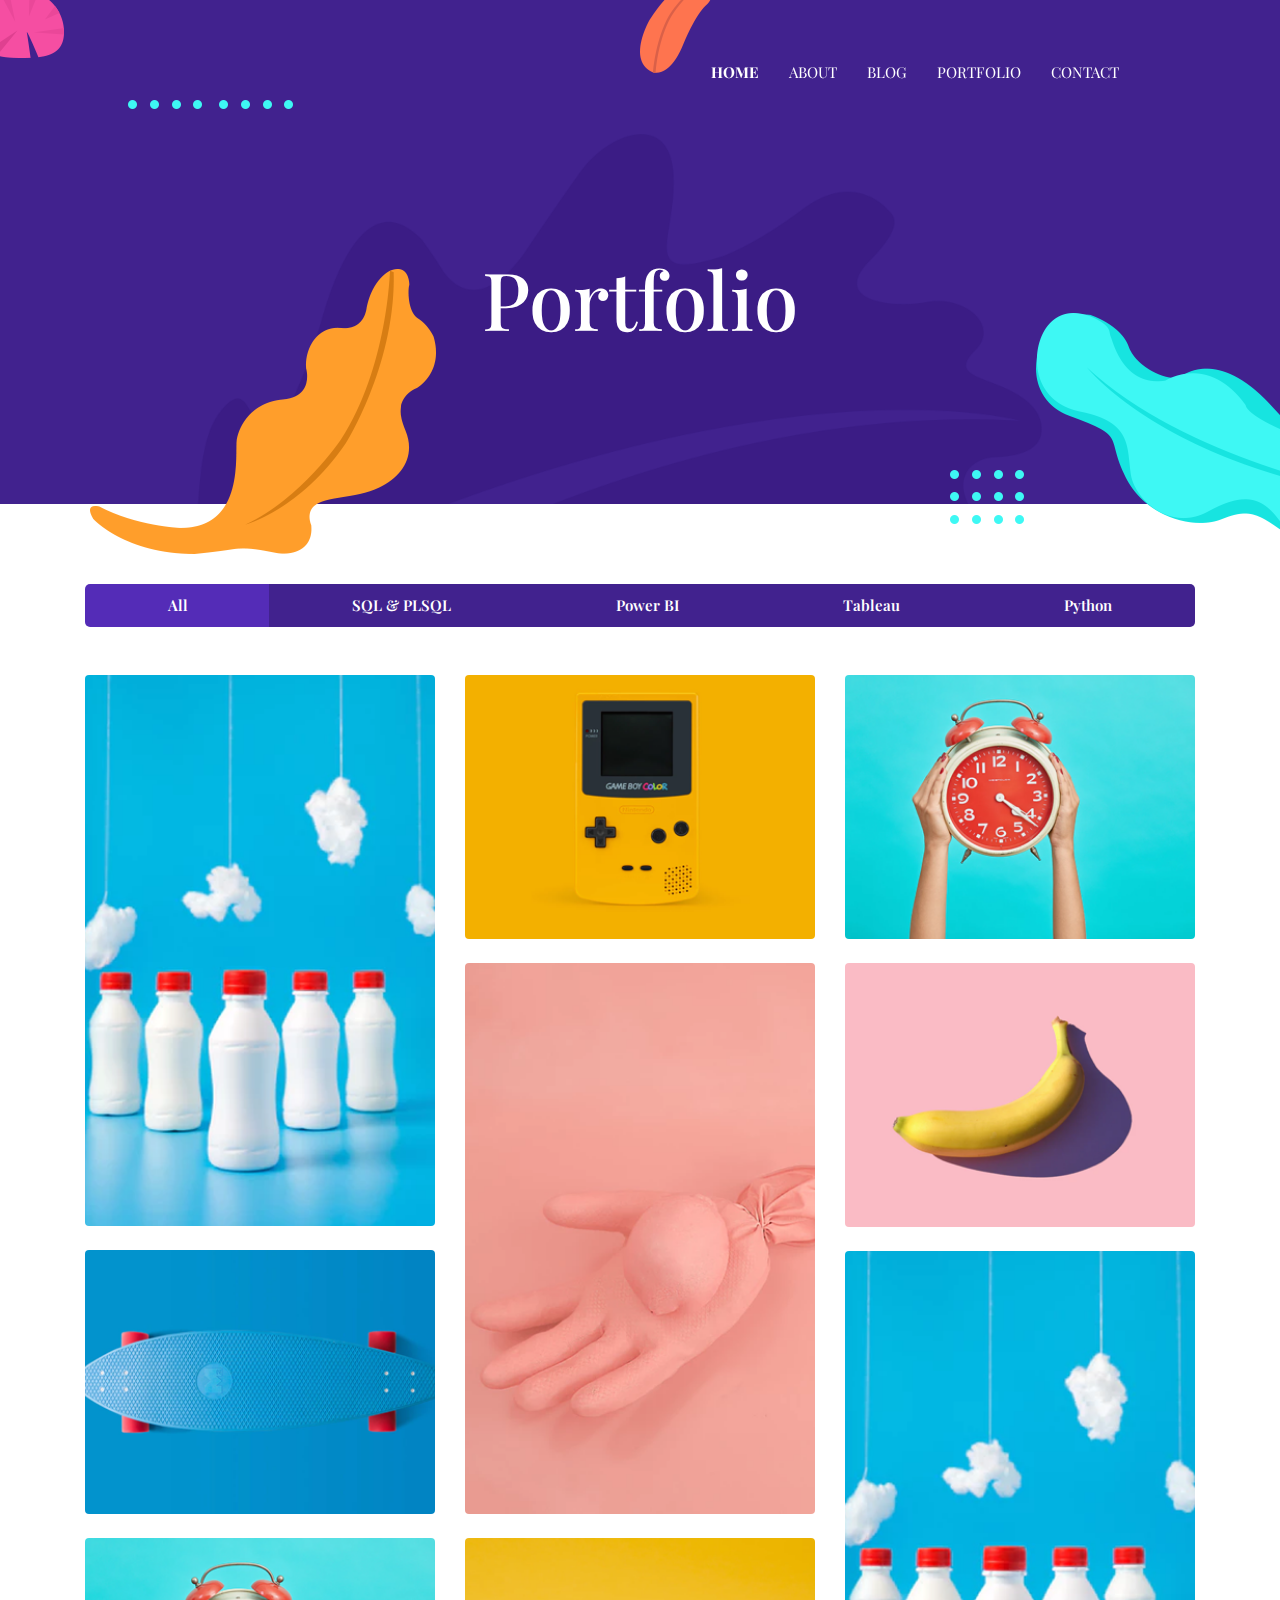
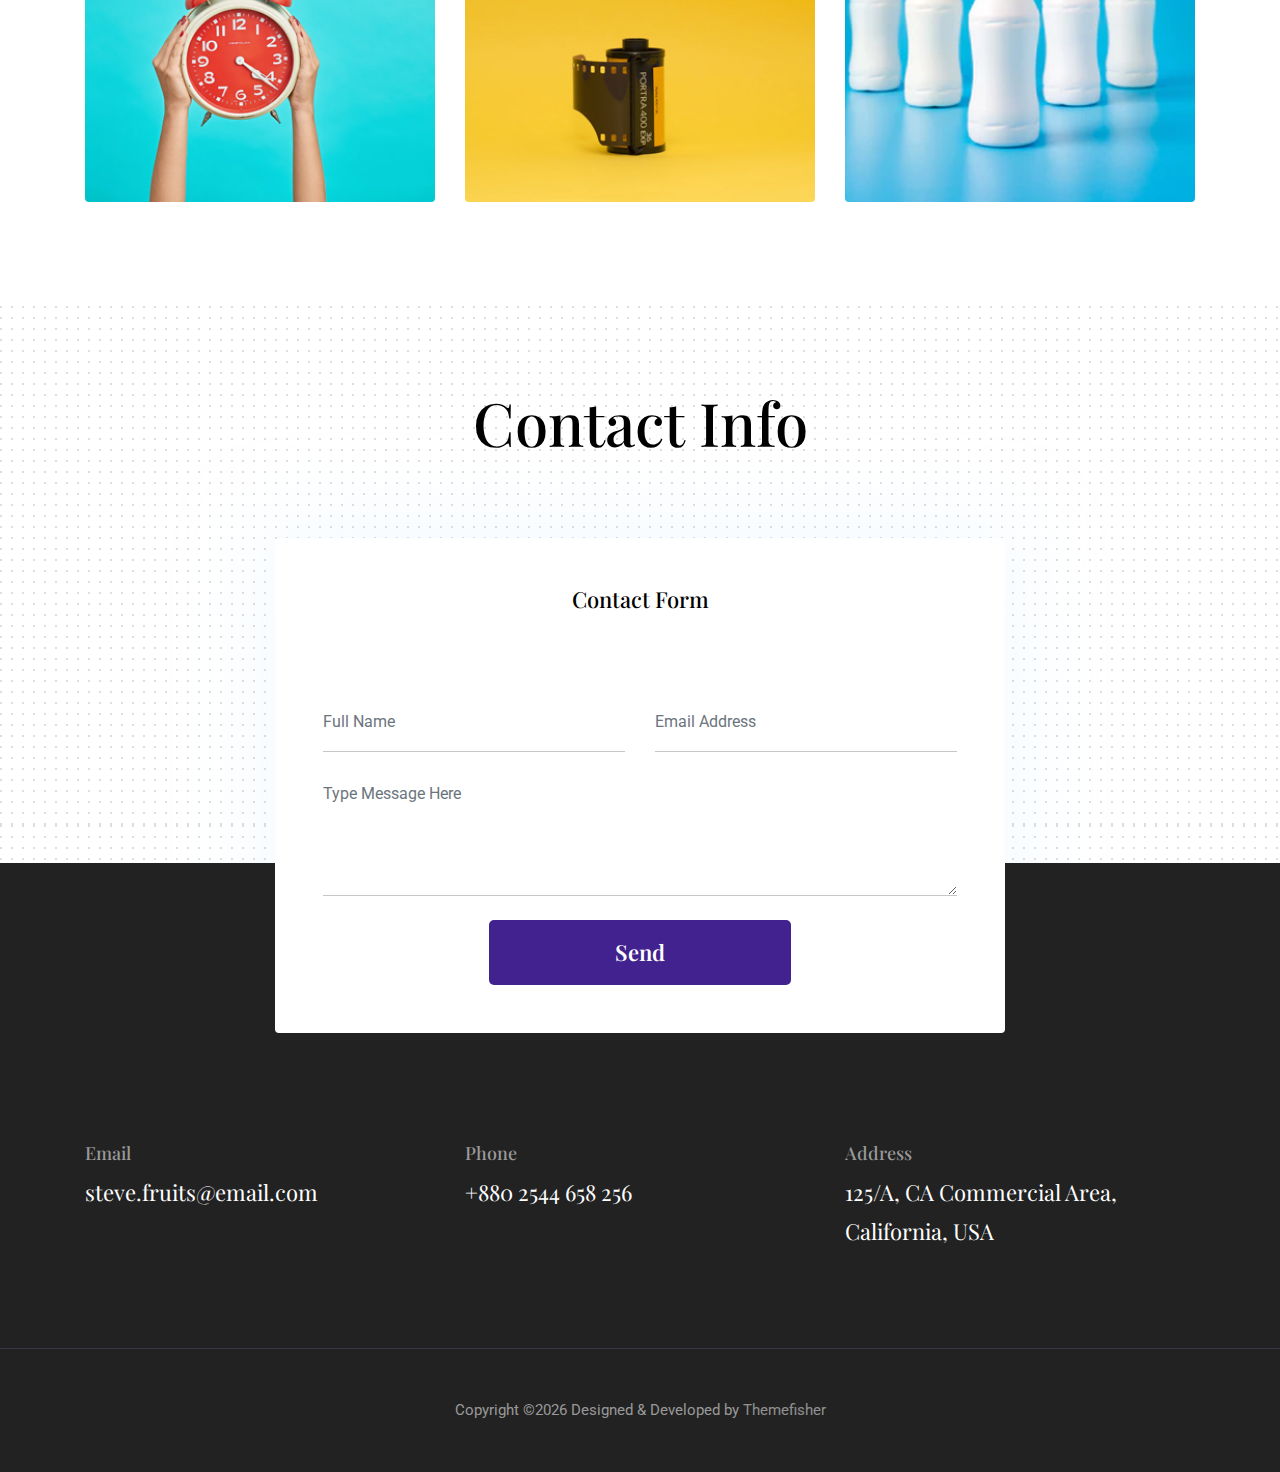
<file: portfolio.html>
<!DOCTYPE html>

<!--
 // WEBSITE: https://themefisher.com
 // TWITTER: https://twitter.com/themefisher
 // FACEBOOK: https://www.facebook.com/themefisher
 // GITHUB: https://github.com/themefisher/
-->

<html lang="en">
<head>

  <!-- Basic Page Needs
  ================================================== -->
  <meta charset="utf-8">
  <title>ShubhamPanchal-Portfolio</title>

  <!-- Mobile Specific Metas
  ================================================== -->
  <meta http-equiv="X-UA-Compatible" content="IE=edge">
  <meta name="description" content="Creative Portfolio Template">
  <meta name="viewport" content="width=device-width, initial-scale=1.0, maximum-scale=5.0">
  <meta name="author" content="Themefisher">
  <meta name="generator" content="Themefisher Kross Template v1.0">
  <!-- Favicon -->
  <link rel="shortcut icon" type="image/x-icon" href="images/Favicon2.png" />
  
  <!-- ** Plugins Needed for the Project ** -->
  <!-- Bootstrap -->
  <link rel="stylesheet" href="plugins/bootstrap/bootstrap.min.css">
  <!-- slick slider -->
  <link rel="stylesheet" href="plugins/slick/slick.css">
  <!-- themefy-icon -->
  <link rel="stylesheet" href="plugins/themify-icons/themify-icons.css">

  <!-- Main Stylesheet -->
  <link href="css/style.css" rel="stylesheet">

</head>
<body>
  

<header class="navigation fixed-top">
  <nav class="navbar navbar-expand-lg navbar-dark">
    <!-- <a class="navbar-brand font-tertiary h3" href="index.html"><img src="images/logo.png" alt="Myself"></a> -->
    <button class="navbar-toggler" type="button" data-toggle="collapse" data-target="#navigation"
      aria-controls="navigation" aria-expanded="false" aria-label="Toggle navigation">
      <span class="navbar-toggler-icon"></span>
    </button>

    <div class="collapse navbar-collapse text-center" id="navigation">
      <ul class="navbar-nav ml-auto">
        <li class="nav-item active">
          <a class="nav-link" href="index.html">Home</a>
        </li>
        <li class="nav-item">
          <a class="nav-link" href="about.html">about</a>
        </li>
        <li class="nav-item">
          <a class="nav-link" href="blog.html">Blog</a>
        </li>
        <li class="nav-item">
          <a class="nav-link" href="portfolio.html">Portfolio</a>
        </li>
        <li class="nav-item">
          <a class="nav-link" href="contact.html">Contact</a>
        </li>
      </ul>
    </div>
  </nav>
</header>

<!-- page title -->
<section class="page-title bg-primary position-relative">
  <div class="container">
    <div class="row">
      <div class="col-12 text-center">
        <h1 class="text-white font-tertiary">Portfolio</h1>
      </div>
    </div>
  </div>
  <!-- background shapes -->
  <img src="images/illustrations/page-title.png" alt="illustrations" class="bg-shape-1 w-100">
  <img src="images/illustrations/leaf-pink-round.png" alt="illustrations" class="bg-shape-2">
  <img src="images/illustrations/dots-cyan.png" alt="illustrations" class="bg-shape-3">
  <img src="images/illustrations/leaf-orange.png" alt="illustrations" class="bg-shape-4">
  <img src="images/illustrations/leaf-yellow.png" alt="illustrations" class="bg-shape-5">
  <img src="images/illustrations/dots-group-cyan.png" alt="illustrations" class="bg-shape-6">
  <img src="images/illustrations/leaf-cyan-lg.png" alt="illustrations" class="bg-shape-7">
</section>
<!-- /page title -->

<!-- portfolio -->
<section class="section">
  <div class="container">
    <div class="row mb-5">
      <div class="col-12">
        <div class="btn-group btn-group-toggle justify-content-center d-flex" data-toggle="buttons">
          <label class="btn btn-sm btn-primary active">
            <input type="radio" name="shuffle-filter" value="all" checked="checked" />All
          </label>
          <label class="btn btn-sm btn-primary">
            <input type="radio" name="shuffle-filter" value="design" />SQL & PLSQL
          </label>
          <label class="btn btn-sm btn-primary">
            <input type="radio" name="shuffle-filter" value="branding" />Power BI
          </label>
          <label class="btn btn-sm btn-primary">
            <input type="radio" name="shuffle-filter" value="illustration" />Tableau
          </label>
          <label class="btn btn-sm btn-primary">
            <input type="radio" name="shuffle-filter" value="python" />Python
          </label>
        </div>
      </div>
    </div>
    <div class="row shuffle-wrapper">
      <div class="col-lg-4 col-6 mb-4 shuffle-item" data-groups="[&quot;design&quot;,&quot;illustration&quot;]">
        <div class="position-relative rounded hover-wrapper">
          <img src="images/portfolio/item-1.png" alt="portfolio-image" class="img-fluid rounded w-100 d-block">
          <div class="hover-overlay">
            <div class="hover-content">
              <a class="btn btn-light btn-sm" href="#!">view project</a>
            </div>
          </div>
        </div>
      </div>
      <div class="col-lg-4 col-6 mb-4 shuffle-item" data-groups="[&quot;branding&quot;]">
        <div class="position-relative rounded hover-wrapper">
          <img src="images/portfolio/item-2.png" alt="portfolio-image" class="img-fluid rounded w-100 d-block">
          <div class="hover-overlay">
            <div class="hover-content">
              <a class="btn btn-light btn-sm" href="#!">view project</a>
            </div>
          </div>
        </div>
      </div>
      <div class="col-lg-4 col-6 mb-4 shuffle-item" data-groups="[&quot;illustration&quot;]">
        <div class="position-relative rounded hover-wrapper">
          <img src="images/portfolio/item-3.png" alt="portfolio-image" class="img-fluid rounded w-100 d-block">
          <div class="hover-overlay">
            <div class="hover-content">
              <a class="btn btn-light btn-sm" href="#!">view project</a>
            </div>
          </div>
        </div>
      </div>
      <div class="col-lg-4 col-6 mb-4 shuffle-item" data-groups="[&quot;design&quot;,&quot;branding&quot;]">
        <div class="position-relative rounded hover-wrapper">
          <img src="images/portfolio/item-6.png" alt="portfolio-image" class="img-fluid rounded w-100 d-block">
          <div class="hover-overlay">
            <div class="hover-content">
              <a class="btn btn-light btn-sm" href="#!">view project</a>
            </div>
          </div>
        </div>
      </div>
      <div class="col-lg-4 col-6 mb-4 shuffle-item" data-groups="[&quot;illustration&quot;]">
        <div class="position-relative rounded hover-wrapper">
          <img src="images/portfolio/item-8.png" alt="portfolio-image" class="img-fluid rounded w-100 d-block">
          <div class="hover-overlay">
            <div class="hover-content">
              <a class="btn btn-light btn-sm" href="#!">view project</a>
            </div>
          </div>
        </div>
      </div>
      <div class="col-lg-4 col-6 mb-4 shuffle-item" data-groups="[&quot;design&quot;]">
        <div class="position-relative rounded hover-wrapper">
          <img src="images/portfolio/item-5.png" alt="portfolio-image" class="img-fluid rounded w-100 d-block">
          <div class="hover-overlay">
            <div class="hover-content">
              <a class="btn btn-light btn-sm" href="#!">view project</a>
            </div>
          </div>
        </div>
      </div>
      <div class="col-lg-4 col-6 mb-4 shuffle-item" data-groups="[&quot;branding&quot;]">
        <div class="position-relative rounded hover-wrapper">
          <img src="images/portfolio/item-1.png" alt="portfolio-image" class="img-fluid rounded w-100 d-block">
          <div class="hover-overlay">
            <div class="hover-content">
              <a class="btn btn-light btn-sm" href="#!">view project</a>
            </div>
          </div>
        </div>
      </div>
      <div class="col-lg-4 col-6 mb-4 shuffle-item" data-groups="[&quot;design&quot;,&quot;illustration&quot;,&quot;branding&quot;]">
        <div class="position-relative rounded hover-wrapper">
          <img src="images/portfolio/item-3.png" alt="portfolio-image" class="img-fluid rounded w-100 d-block">
          <div class="hover-overlay">
            <div class="hover-content">
              <a class="btn btn-light btn-sm" href="#!">view project</a>
            </div>
          </div>
        </div>
      </div>
      <div class="col-lg-4 col-6 mb-4 shuffle-item illustration" data-groups="[&quot;python&quot;]">
        <div class="position-relative rounded hover-wrapper">
          <img src="images/portfolio/item-7.png" alt="portfolio-image" class="img-fluid rounded w-100 d-block">
          <div class="hover-overlay">
            <div class="hover-content">
              <a class="btn btn-light btn-sm" href="#!">view project</a>
            </div>
          </div>
        </div>
      </div>
    </div>
  </div>
</section>
<!-- /portfolio -->

<!-- contact -->
<section class="section section-on-footer" data-background="images/backgrounds/bg-dots.png">
  <div class="container">
    <div class="row">
      <div class="col-12 text-center">
        <h2 class="section-title">Contact Info</h2>
      </div>
      <div class="col-lg-8 mx-auto">
        <div class="bg-white rounded text-center p-5 shadow-down">
          <h4 class="mb-80">Contact Form</h4>
          <form action="#" class="row">
            <div class="col-md-6">
              <input type="text" id="name" name="name" placeholder="Full Name" class="form-control px-0 mb-4" required>
            </div>
            <div class="col-md-6">
              <input type="email" id="email" name="email" placeholder="Email Address" class="form-control px-0 mb-4" required>
            </div>
            <div class="col-12">
              <textarea name="message" id="message" class="form-control px-0 mb-4"
                placeholder="Type Message Here" required></textarea>
            </div>
            <div class="col-lg-6 col-10 mx-auto">
              <button class="btn btn-primary w-100">send</button>
            </div>
          </form>
        </div>
      </div>
    </div>
  </div>
</section>
<!-- /contact -->

<!-- footer -->
<footer class="bg-dark footer-section">
  <div class="section">
    <div class="container">
      <div class="row">
        <div class="col-md-4">
          <h5 class="text-light">Email</h5>
          <p class="text-white paragraph-lg font-secondary">steve.fruits@email.com</p>
        </div>
        <div class="col-md-4">
          <h5 class="text-light">Phone</h5>
          <p class="text-white paragraph-lg font-secondary">+880 2544 658 256</p>
        </div>
        <div class="col-md-4">
          <h5 class="text-light">Address</h5>
          <p class="text-white paragraph-lg font-secondary">125/A, CA Commercial Area, California, USA</p>
        </div>
      </div>
    </div>
  </div>
  <div class="border-top text-center border-dark py-5">
    <p class="mb-0 text-light">Copyright &copy;<script>
        var CurrentYear = new Date().getFullYear()
        document.write(CurrentYear)
      </script> Designed &amp; Developed by <a class="text-white-50" href="Themefisher">Themefisher</a></p>
  </div>
</footer>
<!-- /footer -->

<!-- jQuery -->
<script src="plugins/jQuery/jquery.min.js"></script>
<!-- Bootstrap JS -->
<script src="plugins/bootstrap/bootstrap.min.js"></script>
<!-- slick slider -->
<script src="plugins/slick/slick.min.js"></script>
<!-- filter -->
<script src="plugins/shuffle/shuffle.min.js"></script>

<!-- Main Script -->
<script src="js/script.js"></script>

</body>
</html>
</file>
<file: plugins/themify-icons/themify-icons.css>
@font-face{font-family:themify;src:url(fonts/themify.eot?-fvbane);src:url(fonts/themify.eot?#iefix-fvbane) format('embedded-opentype'),url(fonts/themify.woff?-fvbane) format('woff'),url(fonts/themify.ttf?-fvbane) format('truetype'),url(fonts/themify.svg?-fvbane#themify) format('svg');font-weight:400;font-style:normal}[class*=" ti-"],[class^=ti-]{font-family:themify;speak:none;font-style:normal;font-weight:400;font-variant:normal;text-transform:none;line-height:1;-webkit-font-smoothing:antialiased;-moz-osx-font-smoothing:grayscale}.ti-wand:before{content:"\e600"}.ti-volume:before{content:"\e601"}.ti-user:before{content:"\e602"}.ti-unlock:before{content:"\e603"}.ti-unlink:before{content:"\e604"}.ti-trash:before{content:"\e605"}.ti-thought:before{content:"\e606"}.ti-target:before{content:"\e607"}.ti-tag:before{content:"\e608"}.ti-tablet:before{content:"\e609"}.ti-star:before{content:"\e60a"}.ti-spray:before{content:"\e60b"}.ti-signal:before{content:"\e60c"}.ti-shopping-cart:before{content:"\e60d"}.ti-shopping-cart-full:before{content:"\e60e"}.ti-settings:before{content:"\e60f"}.ti-search:before{content:"\e610"}.ti-zoom-in:before{content:"\e611"}.ti-zoom-out:before{content:"\e612"}.ti-cut:before{content:"\e613"}.ti-ruler:before{content:"\e614"}.ti-ruler-pencil:before{content:"\e615"}.ti-ruler-alt:before{content:"\e616"}.ti-bookmark:before{content:"\e617"}.ti-bookmark-alt:before{content:"\e618"}.ti-reload:before{content:"\e619"}.ti-plus:before{content:"\e61a"}.ti-pin:before{content:"\e61b"}.ti-pencil:before{content:"\e61c"}.ti-pencil-alt:before{content:"\e61d"}.ti-paint-roller:before{content:"\e61e"}.ti-paint-bucket:before{content:"\e61f"}.ti-na:before{content:"\e620"}.ti-mobile:before{content:"\e621"}.ti-minus:before{content:"\e622"}.ti-medall:before{content:"\e623"}.ti-medall-alt:before{content:"\e624"}.ti-marker:before{content:"\e625"}.ti-marker-alt:before{content:"\e626"}.ti-arrow-up:before{content:"\e627"}.ti-arrow-right:before{content:"\e628"}.ti-arrow-left:before{content:"\e629"}.ti-arrow-down:before{content:"\e62a"}.ti-lock:before{content:"\e62b"}.ti-location-arrow:before{content:"\e62c"}.ti-link:before{content:"\e62d"}.ti-layout:before{content:"\e62e"}.ti-layers:before{content:"\e62f"}.ti-layers-alt:before{content:"\e630"}.ti-key:before{content:"\e631"}.ti-import:before{content:"\e632"}.ti-image:before{content:"\e633"}.ti-heart:before{content:"\e634"}.ti-heart-broken:before{content:"\e635"}.ti-hand-stop:before{content:"\e636"}.ti-hand-open:before{content:"\e637"}.ti-hand-drag:before{content:"\e638"}.ti-folder:before{content:"\e639"}.ti-flag:before{content:"\e63a"}.ti-flag-alt:before{content:"\e63b"}.ti-flag-alt-2:before{content:"\e63c"}.ti-eye:before{content:"\e63d"}.ti-export:before{content:"\e63e"}.ti-exchange-vertical:before{content:"\e63f"}.ti-desktop:before{content:"\e640"}.ti-cup:before{content:"\e641"}.ti-crown:before{content:"\e642"}.ti-comments:before{content:"\e643"}.ti-comment:before{content:"\e644"}.ti-comment-alt:before{content:"\e645"}.ti-close:before{content:"\e646"}.ti-clip:before{content:"\e647"}.ti-angle-up:before{content:"\e648"}.ti-angle-right:before{content:"\e649"}.ti-angle-left:before{content:"\e64a"}.ti-angle-down:before{content:"\e64b"}.ti-check:before{content:"\e64c"}.ti-check-box:before{content:"\e64d"}.ti-camera:before{content:"\e64e"}.ti-announcement:before{content:"\e64f"}.ti-brush:before{content:"\e650"}.ti-briefcase:before{content:"\e651"}.ti-bolt:before{content:"\e652"}.ti-bolt-alt:before{content:"\e653"}.ti-blackboard:before{content:"\e654"}.ti-bag:before{content:"\e655"}.ti-move:before{content:"\e656"}.ti-arrows-vertical:before{content:"\e657"}.ti-arrows-horizontal:before{content:"\e658"}.ti-fullscreen:before{content:"\e659"}.ti-arrow-top-right:before{content:"\e65a"}.ti-arrow-top-left:before{content:"\e65b"}.ti-arrow-circle-up:before{content:"\e65c"}.ti-arrow-circle-right:before{content:"\e65d"}.ti-arrow-circle-left:before{content:"\e65e"}.ti-arrow-circle-down:before{content:"\e65f"}.ti-angle-double-up:before{content:"\e660"}.ti-angle-double-right:before{content:"\e661"}.ti-angle-double-left:before{content:"\e662"}.ti-angle-double-down:before{content:"\e663"}.ti-zip:before{content:"\e664"}.ti-world:before{content:"\e665"}.ti-wheelchair:before{content:"\e666"}.ti-view-list:before{content:"\e667"}.ti-view-list-alt:before{content:"\e668"}.ti-view-grid:before{content:"\e669"}.ti-uppercase:before{content:"\e66a"}.ti-upload:before{content:"\e66b"}.ti-underline:before{content:"\e66c"}.ti-truck:before{content:"\e66d"}.ti-timer:before{content:"\e66e"}.ti-ticket:before{content:"\e66f"}.ti-thumb-up:before{content:"\e670"}.ti-thumb-down:before{content:"\e671"}.ti-text:before{content:"\e672"}.ti-stats-up:before{content:"\e673"}.ti-stats-down:before{content:"\e674"}.ti-split-v:before{content:"\e675"}.ti-split-h:before{content:"\e676"}.ti-smallcap:before{content:"\e677"}.ti-shine:before{content:"\e678"}.ti-shift-right:before{content:"\e679"}.ti-shift-left:before{content:"\e67a"}.ti-shield:before{content:"\e67b"}.ti-notepad:before{content:"\e67c"}.ti-server:before{content:"\e67d"}.ti-quote-right:before{content:"\e67e"}.ti-quote-left:before{content:"\e67f"}.ti-pulse:before{content:"\e680"}.ti-printer:before{content:"\e681"}.ti-power-off:before{content:"\e682"}.ti-plug:before{content:"\e683"}.ti-pie-chart:before{content:"\e684"}.ti-paragraph:before{content:"\e685"}.ti-panel:before{content:"\e686"}.ti-package:before{content:"\e687"}.ti-music:before{content:"\e688"}.ti-music-alt:before{content:"\e689"}.ti-mouse:before{content:"\e68a"}.ti-mouse-alt:before{content:"\e68b"}.ti-money:before{content:"\e68c"}.ti-microphone:before{content:"\e68d"}.ti-menu:before{content:"\e68e"}.ti-menu-alt:before{content:"\e68f"}.ti-map:before{content:"\e690"}.ti-map-alt:before{content:"\e691"}.ti-loop:before{content:"\e692"}.ti-location-pin:before{content:"\e693"}.ti-list:before{content:"\e694"}.ti-light-bulb:before{content:"\e695"}.ti-Italic:before{content:"\e696"}.ti-info:before{content:"\e697"}.ti-infinite:before{content:"\e698"}.ti-id-badge:before{content:"\e699"}.ti-hummer:before{content:"\e69a"}.ti-home:before{content:"\e69b"}.ti-help:before{content:"\e69c"}.ti-headphone:before{content:"\e69d"}.ti-harddrives:before{content:"\e69e"}.ti-harddrive:before{content:"\e69f"}.ti-gift:before{content:"\e6a0"}.ti-game:before{content:"\e6a1"}.ti-filter:before{content:"\e6a2"}.ti-files:before{content:"\e6a3"}.ti-file:before{content:"\e6a4"}.ti-eraser:before{content:"\e6a5"}.ti-envelope:before{content:"\e6a6"}.ti-download:before{content:"\e6a7"}.ti-direction:before{content:"\e6a8"}.ti-direction-alt:before{content:"\e6a9"}.ti-dashboard:before{content:"\e6aa"}.ti-control-stop:before{content:"\e6ab"}.ti-control-shuffle:before{content:"\e6ac"}.ti-control-play:before{content:"\e6ad"}.ti-control-pause:before{content:"\e6ae"}.ti-control-forward:before{content:"\e6af"}.ti-control-backward:before{content:"\e6b0"}.ti-cloud:before{content:"\e6b1"}.ti-cloud-up:before{content:"\e6b2"}.ti-cloud-down:before{content:"\e6b3"}.ti-clipboard:before{content:"\e6b4"}.ti-car:before{content:"\e6b5"}.ti-calendar:before{content:"\e6b6"}.ti-book:before{content:"\e6b7"}.ti-bell:before{content:"\e6b8"}.ti-basketball:before{content:"\e6b9"}.ti-bar-chart:before{content:"\e6ba"}.ti-bar-chart-alt:before{content:"\e6bb"}.ti-back-right:before{content:"\e6bc"}.ti-back-left:before{content:"\e6bd"}.ti-arrows-corner:before{content:"\e6be"}.ti-archive:before{content:"\e6bf"}.ti-anchor:before{content:"\e6c0"}.ti-align-right:before{content:"\e6c1"}.ti-align-left:before{content:"\e6c2"}.ti-align-justify:before{content:"\e6c3"}.ti-align-center:before{content:"\e6c4"}.ti-alert:before{content:"\e6c5"}.ti-alarm-clock:before{content:"\e6c6"}.ti-agenda:before{content:"\e6c7"}.ti-write:before{content:"\e6c8"}.ti-window:before{content:"\e6c9"}.ti-widgetized:before{content:"\e6ca"}.ti-widget:before{content:"\e6cb"}.ti-widget-alt:before{content:"\e6cc"}.ti-wallet:before{content:"\e6cd"}.ti-video-clapper:before{content:"\e6ce"}.ti-video-camera:before{content:"\e6cf"}.ti-vector:before{content:"\e6d0"}.ti-themify-logo:before{content:"\e6d1"}.ti-themify-favicon:before{content:"\e6d2"}.ti-themify-favicon-alt:before{content:"\e6d3"}.ti-support:before{content:"\e6d4"}.ti-stamp:before{content:"\e6d5"}.ti-split-v-alt:before{content:"\e6d6"}.ti-slice:before{content:"\e6d7"}.ti-shortcode:before{content:"\e6d8"}.ti-shift-right-alt:before{content:"\e6d9"}.ti-shift-left-alt:before{content:"\e6da"}.ti-ruler-alt-2:before{content:"\e6db"}.ti-receipt:before{content:"\e6dc"}.ti-pin2:before{content:"\e6dd"}.ti-pin-alt:before{content:"\e6de"}.ti-pencil-alt2:before{content:"\e6df"}.ti-palette:before{content:"\e6e0"}.ti-more:before{content:"\e6e1"}.ti-more-alt:before{content:"\e6e2"}.ti-microphone-alt:before{content:"\e6e3"}.ti-magnet:before{content:"\e6e4"}.ti-line-double:before{content:"\e6e5"}.ti-line-dotted:before{content:"\e6e6"}.ti-line-dashed:before{content:"\e6e7"}.ti-layout-width-full:before{content:"\e6e8"}.ti-layout-width-default:before{content:"\e6e9"}.ti-layout-width-default-alt:before{content:"\e6ea"}.ti-layout-tab:before{content:"\e6eb"}.ti-layout-tab-window:before{content:"\e6ec"}.ti-layout-tab-v:before{content:"\e6ed"}.ti-layout-tab-min:before{content:"\e6ee"}.ti-layout-slider:before{content:"\e6ef"}.ti-layout-slider-alt:before{content:"\e6f0"}.ti-layout-sidebar-right:before{content:"\e6f1"}.ti-layout-sidebar-none:before{content:"\e6f2"}.ti-layout-sidebar-left:before{content:"\e6f3"}.ti-layout-placeholder:before{content:"\e6f4"}.ti-layout-menu:before{content:"\e6f5"}.ti-layout-menu-v:before{content:"\e6f6"}.ti-layout-menu-separated:before{content:"\e6f7"}.ti-layout-menu-full:before{content:"\e6f8"}.ti-layout-media-right-alt:before{content:"\e6f9"}.ti-layout-media-right:before{content:"\e6fa"}.ti-layout-media-overlay:before{content:"\e6fb"}.ti-layout-media-overlay-alt:before{content:"\e6fc"}.ti-layout-media-overlay-alt-2:before{content:"\e6fd"}.ti-layout-media-left-alt:before{content:"\e6fe"}.ti-layout-media-left:before{content:"\e6ff"}.ti-layout-media-center-alt:before{content:"\e700"}.ti-layout-media-center:before{content:"\e701"}.ti-layout-list-thumb:before{content:"\e702"}.ti-layout-list-thumb-alt:before{content:"\e703"}.ti-layout-list-post:before{content:"\e704"}.ti-layout-list-large-image:before{content:"\e705"}.ti-layout-line-solid:before{content:"\e706"}.ti-layout-grid4:before{content:"\e707"}.ti-layout-grid3:before{content:"\e708"}.ti-layout-grid2:before{content:"\e709"}.ti-layout-grid2-thumb:before{content:"\e70a"}.ti-layout-cta-right:before{content:"\e70b"}.ti-layout-cta-left:before{content:"\e70c"}.ti-layout-cta-center:before{content:"\e70d"}.ti-layout-cta-btn-right:before{content:"\e70e"}.ti-layout-cta-btn-left:before{content:"\e70f"}.ti-layout-column4:before{content:"\e710"}.ti-layout-column3:before{content:"\e711"}.ti-layout-column2:before{content:"\e712"}.ti-layout-accordion-separated:before{content:"\e713"}.ti-layout-accordion-merged:before{content:"\e714"}.ti-layout-accordion-list:before{content:"\e715"}.ti-ink-pen:before{content:"\e716"}.ti-info-alt:before{content:"\e717"}.ti-help-alt:before{content:"\e718"}.ti-headphone-alt:before{content:"\e719"}.ti-hand-point-up:before{content:"\e71a"}.ti-hand-point-right:before{content:"\e71b"}.ti-hand-point-left:before{content:"\e71c"}.ti-hand-point-down:before{content:"\e71d"}.ti-gallery:before{content:"\e71e"}.ti-face-smile:before{content:"\e71f"}.ti-face-sad:before{content:"\e720"}.ti-credit-card:before{content:"\e721"}.ti-control-skip-forward:before{content:"\e722"}.ti-control-skip-backward:before{content:"\e723"}.ti-control-record:before{content:"\e724"}.ti-control-eject:before{content:"\e725"}.ti-comments-smiley:before{content:"\e726"}.ti-brush-alt:before{content:"\e727"}.ti-youtube:before{content:"\e728"}.ti-vimeo:before{content:"\e729"}.ti-twitter:before{content:"\e72a"}.ti-time:before{content:"\e72b"}.ti-tumblr:before{content:"\e72c"}.ti-skype:before{content:"\e72d"}.ti-share:before{content:"\e72e"}.ti-share-alt:before{content:"\e72f"}.ti-rocket:before{content:"\e730"}.ti-pinterest:before{content:"\e731"}.ti-new-window:before{content:"\e732"}.ti-microsoft:before{content:"\e733"}.ti-list-ol:before{content:"\e734"}.ti-linkedin:before{content:"\e735"}.ti-layout-sidebar-2:before{content:"\e736"}.ti-layout-grid4-alt:before{content:"\e737"}.ti-layout-grid3-alt:before{content:"\e738"}.ti-layout-grid2-alt:before{content:"\e739"}.ti-layout-column4-alt:before{content:"\e73a"}.ti-layout-column3-alt:before{content:"\e73b"}.ti-layout-column2-alt:before{content:"\e73c"}.ti-instagram:before{content:"\e73d"}.ti-google:before{content:"\e73e"}.ti-github:before{content:"\e73f"}.ti-flickr:before{content:"\e740"}.ti-facebook:before{content:"\e741"}.ti-dropbox:before{content:"\e742"}.ti-dribbble:before{content:"\e743"}.ti-apple:before{content:"\e744"}.ti-android:before{content:"\e745"}.ti-save:before{content:"\e746"}.ti-save-alt:before{content:"\e747"}.ti-yahoo:before{content:"\e748"}.ti-wordpress:before{content:"\e749"}.ti-vimeo-alt:before{content:"\e74a"}.ti-twitter-alt:before{content:"\e74b"}.ti-tumblr-alt:before{content:"\e74c"}.ti-trello:before{content:"\e74d"}.ti-stack-overflow:before{content:"\e74e"}.ti-soundcloud:before{content:"\e74f"}.ti-sharethis:before{content:"\e750"}.ti-sharethis-alt:before{content:"\e751"}.ti-reddit:before{content:"\e752"}.ti-pinterest-alt:before{content:"\e753"}.ti-microsoft-alt:before{content:"\e754"}.ti-linux:before{content:"\e755"}.ti-jsfiddle:before{content:"\e756"}.ti-joomla:before{content:"\e757"}.ti-html5:before{content:"\e758"}.ti-flickr-alt:before{content:"\e759"}.ti-email:before{content:"\e75a"}.ti-drupal:before{content:"\e75b"}.ti-dropbox-alt:before{content:"\e75c"}.ti-css3:before{content:"\e75d"}.ti-rss:before{content:"\e75e"}.ti-rss-alt:before{content:"\e75f"}
</file>
<file: css/style.css>
/**
 * WEBSITE: https://themefisher.com
 * TWITTER: https://twitter.com/themefisher
 * FACEBOOK: https://www.facebook.com/themefisher
 * GITHUB: https://github.com/themefisher/
 */

/*  typography */
@import url("https://fonts.googleapis.com/css?family=Playfair+Display:700|Roboto:400");
body {
  line-height: 1.2;
  font-family: "Roboto", sans-serif;
  -webkit-font-smoothing: antialiased;
  font-size: 15px;
  color: #4c4c4c;
}

p, .paragraph {
  font-weight: 400;
  color: #4c4c4c;
  font-size: 15px;
  line-height: 1.8;
  font-family: "Roboto", sans-serif;
}
p-lg, .paragraph-lg {
  font-size: 22px;
}

h1, h2, h3, h4, h5, h6 {
  color: #000;
  font-family: "Playfair Display", serif;
  line-height: 1.2;
}

h1, .h1 {
  font-size: 80px;
}
@media (max-width: 991px) {
  h1, .h1 {
    font-size: 65px;
  }
}

h2, .h2 {
  font-size: 60px;
}
@media (max-width: 991px) {
  h2, .h2 {
    font-size: 50px;
  }
}

h3, .h3 {
  font-size: 40px;
}

h4, .h4 {
  font-size: 22px;
}

h5, .h5 {
  font-size: 18px;
}

h6, .h6 {
  font-size: 14px;
}

/* Button style */
.btn {
  font-size: 22px;
  font-family: "Playfair Display", serif;
  text-transform: capitalize;
  padding: 16px 44px;
  border-radius: 5px;
  font-weight: 600;
  border: 0;
  position: relative;
  z-index: 1;
  transition: 0.2s ease;
}
.btn:focus {
  outline: 0;
  box-shadow: none !important;
}
.btn:active {
  box-shadow: none;
}
.btn-sm {
  font-size: 15px;
  padding: 10px 30px;
}
.btn-xs {
  padding: 5px 10px;
  font-size: 15px;
}

.btn-primary {
  background: #41228e;
  color: #fff;
}
.btn-primary:active {
  background: #542cb7 !important;
}
.btn-primary:hover {
  background: #542cb7;
}
.btn-primary.focus, .btn-primary.active {
  background: #542cb7 !important;
  box-shadow: none !important;
}

.btn-transparent {
  background: transparent;
  color: #41228e;
  font-weight: bold;
}
.btn-transparent:active, .btn-transparent:hover {
  color: #41228e;
}

body {
  background-color: #fff;
  overflow-x: hidden;
}

::-moz-selection {
  background: #542cb7;
  color: #fff;
}

::selection {
  background: #542cb7;
  color: #fff;
}

/* preloader */
.preloader {
  position: fixed;
  top: 0;
  left: 0;
  right: 0;
  bottom: 0;
  background-color: #fff;
  z-index: 999;
  display: flex;
  align-items: center;
  justify-content: center;
}

ol,
ul {
  list-style-type: none;
  margin: 0px;
}

img {
  vertical-align: middle;
  border: 0;
}

a,
a:hover,
a:focus {
  text-decoration: none;
}

a,
button,
select {
  cursor: pointer;
  transition: 0.2s ease;
}
a:focus,
button:focus,
select:focus {
  outline: 0;
}

a.text-dark:hover {
  color: #41228e !important;
}

a:hover {
  color: #41228e;
}

.slick-slide {
  outline: 0;
}

.section {
  padding-top: 80px;
  padding-bottom: 80px;
}
.section-title {
  margin-bottom: 80px;
  font-family: "Playfair Display", serif;
}

.bg-cover {
  background-size: cover;
  background-position: center center;
  background-repeat: no-repeat;
}

/* overlay */
.overlay {
  position: relative;
}
.overlay::before {
  position: absolute;
  content: "";
  height: 100%;
  width: 100%;
  top: 0;
  left: 0;
  background: #000;
  opacity: 0.5;
}

.outline-0 {
  outline: 0 !important;
}

.d-unset {
  display: unset !important;
}

.bg-primary {
  background: #41228e !important;
}

.bg-gray {
  background: #eaeaea !important;
}

.text-primary {
  color: #41228e !important;
}

.text-color {
  color: #4c4c4c;
}

.text-dark {
  color: #000 !important;
}

.text-light {
  color: #999999 !important;
}

.mb-10 {
  margin-bottom: 10px !important;
}

.mb-20 {
  margin-bottom: 20px !important;
}

.mb-30 {
  margin-bottom: 30px !important;
}

.mb-40 {
  margin-bottom: 40px !important;
}

.mb-50 {
  margin-bottom: 50px !important;
}

.mb-60 {
  margin-bottom: 60px !important;
}

.mb-70 {
  margin-bottom: 70px !important;
}

.mb-80 {
  margin-bottom: 80px !important;
}

.mb-90 {
  margin-bottom: 90px !important;
}

.mb-100 {
  margin-bottom: 100px !important;
}

.zindex-1 {
  z-index: 1;
}

.rounded-lg {
  border-radius: 15px;
}

.overflow-hidden {
  overflow: hidden;
}

.font-secondary {
  font-family: "Playfair Display", serif !important;
}

.font-tertiary {
  font-family: "Playfair Display", serif !important;
}

.shadow {
  box-shadow: 0px 18px 39.1px 6.9px rgba(224, 241, 255, 0.34) !important;
}

.bg-dark {
  background-color: #222222 !important;
}

/* icon */
.icon {
  font-size: 45px;
}

.icon-bg {
  height: 100px;
  width: 100px;
  line-height: 100px;
  text-align: center;
}

.icon-light {
  color: #c8d5ef;
}

/* /icon */
/* slick slider */
.slick-dots {
  text-align: center;
  padding-left: 0;
}
.slick-dots li {
  display: inline-block;
  margin: 2px;
}
.slick-dots li.slick-active button {
  background: #fff;
  width: 25px;
}
.slick-dots li button {
  height: 6px;
  width: 12px;
  background: rgba(255, 255, 255, 0.5);
  color: transparent;
  border-radius: 10px;
  overflow: hidden;
  transition: 0.2s ease;
  border: 0;
}

/* /slick slider */
/* form */
.form-control {
  border: 0;
  border-radius: 0;
  border-bottom: 1px solid #c7c7c7;
  height: 60px;
}
.form-control:focus {
  border-color: #41228e;
  outline: 0;
  box-shadow: none !important;
}

textarea.form-control {
  height: 120px;
}

/* /form */
/* card */
.card {
  border: 0;
}
.card-header {
  border: 0;
}
.card-footer {
  border: 0;
}

/* /card */
.navigation {
  padding: 40px 130px;
  transition: 0.3s ease;
}
.navigation.nav-bg {
  background-color: #41228e;
  padding: 15px 100px;
}
@media (max-width: 991px) {
  .navigation.nav-bg {
    padding: 15px 20px;
  }
}
@media (max-width: 991px) {
  .navigation {
    padding: 20px;
    background: #41228e;
  }
}

.navbar .nav-item .nav-link {
  font-family: "Playfair Display", serif;
  text-transform: uppercase;
  padding: 15px;
}
.navbar .nav-item.active {
  font-weight: bold;
}

.navbar-dark .navbar-nav .nav-link {
  color: #fff;
}

.hero-area {
  padding: 250px 0 50px;
  position: relative;
}
@media (max-width: 767px) {
  .hero-area {
    padding: 250px 0 150px;
    overflow: hidden;
  }
}
.hero-area h1 {
  position: relative;
  z-index: 2;
}

.layer {
  position: absolute;
  z-index: 1;
}

#l1 {
  bottom: 0;
  left: 0;
}

#l2 {
  top: 190px;
  left: -250px;
}

#l3 {
  top: 130px;
  left: 10%;
}

#l4 {
  top: 100px;
  right: 45%;
}

#l5 {
  top: 100px;
  right: -150px;
}

#l6 {
  bottom: -20px;
  left: 10%;
}

#l7 {
  bottom: 100px;
  left: 20%;
}

#l8 {
  bottom: 450px;
  right: 20%;
}

#l9 {
  bottom: 100px;
  right: -10px;
}

.layer-bg {
  position: absolute;
  bottom: 0;
  left: 0;
}

/* skills */
.progress-wrapper {
  height: 130px;
  overflow: hidden;
}

.wave {
  position: absolute;
  width: 100%;
  height: 100%;
}
.wave::before, .wave::after {
  content: "";
  position: absolute;
  width: 800px;
  height: 800px;
  bottom: 0;
  left: 50%;
  background-color: rgba(255, 255, 255, 0.4);
  border-radius: 45%;
  transform: translateX(-50%) rotate(0);
  -webkit-animation: rotate 6s linear infinite;
          animation: rotate 6s linear infinite;
  z-index: 10;
}
.wave::after {
  border-radius: 47%;
  background-color: rgba(255, 255, 255, 0.9);
  transform: translateX(-50%) rotate(0);
  -webkit-animation: rotate 10s linear -5s infinite;
          animation: rotate 10s linear -5s infinite;
  z-index: 20;
}

@-webkit-keyframes rotate {
  50% {
    transform: translateX(-50%) rotate(180deg);
  }
  100% {
    transform: translateX(-50%) rotate(360deg);
  }
}

@keyframes rotate {
  50% {
    transform: translateX(-50%) rotate(180deg);
  }
  100% {
    transform: translateX(-50%) rotate(360deg);
  }
}
/* /skills */
/* education */
.edu-bg-image {
  position: absolute;
  left: 0;
  top: -300px;
  z-index: -1;
}

/* /education */
/* service */
.hover-bg-primary {
  transition: 0.3s ease;
}
.hover-bg-primary:hover {
  background: #41228e;
}
.hover-bg-primary:hover * {
  color: #fff;
}

.active-bg-primary {
  transition: 0.3s ease;
  background: #41228e;
}
.active-bg-primary * {
  color: #fff;
}

.hover-shadow {
  transition: 0.2s ease;
}
.hover-shadow:hover {
  box-shadow: 0px 18px 40px 8px rgba(224, 241, 255, 0.54) !important;
}

/* /service */
/* portfolio */
.hover-wrapper {
  overflow: hidden;
}
.hover-wrapper img {
  transition: 0.3s ease;
  transform: scale(1.1);
}
.hover-wrapper:hover img {
  transform: scale(1);
}
.hover-wrapper:hover .hover-overlay {
  opacity: 1;
  visibility: visible;
}

.hover-overlay {
  position: absolute;
  height: 100%;
  width: 100%;
  border-radius: inherit;
  top: 0;
  left: 0;
  background: rgba(0, 0, 0, 0.3);
  opacity: 0;
  visibility: hidden;
  transition: 0.3s ease;
}

.hover-content {
  position: absolute;
  top: 50%;
  transform: translateY(-50%);
  left: 0;
  right: 0;
  text-align: center;
}

/* /portfolio */
/* testimonial */
.testimonial-content strong {
  color: #2bfdff;
  font-weight: normal;
}

.testimonial-bg-shapes .container {
  position: relative;
  z-index: 1;
}
.testimonial-bg-shapes .bg-map {
  position: absolute;
  left: 50%;
  top: 50%;
  transform: translate(-50%, -50%);
}
.testimonial-bg-shapes .bg-shape-1 {
  position: absolute;
  left: 100px;
  top: -50px;
}
.testimonial-bg-shapes .bg-shape-2 {
  position: absolute;
  right: 150px;
  top: 50px;
}
.testimonial-bg-shapes .bg-shape-3 {
  position: absolute;
  right: 50px;
  top: 200px;
}
.testimonial-bg-shapes .bg-shape-4 {
  position: absolute;
  left: 100px;
  bottom: 200px;
}
.testimonial-bg-shapes .bg-shape-5 {
  position: absolute;
  right: 200px;
  bottom: -50px;
}

/* /testimonial */
/* footer */
.footer-section {
  padding-top: 200px;
}

.section-on-footer {
  margin-bottom: -250px;
}

.shadow-down {
  position: relative;
}
.shadow-down::before {
  position: absolute;
  content: "";
  box-shadow: 0px 0px 80.75px 14.25px rgba(224, 241, 255, 0.34);
  height: 100%;
  width: 100%;
  left: 0;
  top: 0;
  z-index: -1;
}

/* /footer */
.card-lg {
  flex-direction: row-reverse;
  align-items: center;
}
@media (max-width: 991px) {
  .card-lg {
    flex-direction: column;
  }
}

blockquote {
  display: inline-block;
  padding: 20px 25px;
  background: #eaeaea;
  border-left: 3px solid #41228e;
  font-style: italic;
  font-size: 22px;
  line-height: 1.7;
}

.content * {
  margin-bottom: 20px;
}
.content strong {
  font-family: "Playfair Display", serif;
  font-size: 22px;
  font-weight: normal;
  color: #000;
  display: inherit;
  line-height: 1.5;
}

.page-title-alt {
  padding: 350px 0 70px;
}

.border-thick {
  border: 10px solid;
}

.drag-lg-top {
  margin-top: -230px;
}
@media (max-width: 991px) {
  .drag-lg-top {
    margin-top: 0;
  }
}

.page-title-alt .container {
  position: relative;
  z-index: 1;
}
.page-title-alt .bg-shape-1 {
  position: absolute;
  left: 0;
  top: 0;
  height: 100%;
}
.page-title-alt .bg-shape-2 {
  position: absolute;
  left: 70px;
  top: 100px;
}
.page-title-alt .bg-shape-3 {
  position: absolute;
  left: 30%;
  top: 50px;
  transform: rotate(180deg);
}
.page-title-alt .bg-shape-4 {
  position: absolute;
  left: 100px;
  bottom: 100px;
}
.page-title-alt .bg-shape-5 {
  position: absolute;
  left: 40%;
  bottom: -25px;
}
.page-title-alt .bg-shape-6 {
  position: absolute;
  bottom: 100px;
  right: -100px;
}

.page-title {
  padding: 250px 0 150px;
}
.page-title .container {
  position: relative;
  z-index: 1;
}
.page-title .bg-shape-1 {
  position: absolute;
  left: 0;
  bottom: 0;
  width: 100%;
}
.page-title .bg-shape-2 {
  position: absolute;
  left: -20px;
  top: -10px;
}
.page-title .bg-shape-3 {
  position: absolute;
  left: 10%;
  top: 100px;
}
.page-title .bg-shape-4 {
  position: absolute;
  left: 50%;
  top: -20px;
}
.page-title .bg-shape-5 {
  position: absolute;
  left: 90px;
  bottom: -50px;
  transform: rotate(180deg);
}
.page-title .bg-shape-6 {
  position: absolute;
  right: 20%;
  bottom: -20px;
}
.page-title .bg-shape-7 {
  position: absolute;
  right: -220px;
  bottom: -100px;
}
@media (max-width: 1200px) {
  .page-title .bg-shape-7 {
    right: 0;
  }
}

.filter-controls li {
  cursor: pointer;
}
.filter-controls li.active {
  font-weight: bold;
}
/*# sourceMappingURL=style.css.map */
</file>
<file: css/style1.css>
/**
* Template Name: Folio
* Updated: Jul 27 2023 with Bootstrap v5.3.1
* Template URL: https://bootstrapmade.com/folio-bootstrap-portfolio-template/
* Author: BootstrapMade.com
* License: https://bootstrapmade.com/license/
*/

/*--------------------------------------------------------------
# General
--------------------------------------------------------------*/
body {
  background: #ffffff;
  color: #898989;
  font-family: "Poppins", helvetica;
  font-size: 15px;
  font-weight: 300;
  line-height: 20px;
  letter-spacing: 0.02em;
  overflow-x: hidden;
  margin: 0 auto;
  padding: 0;
  box-sizing: border-box;
}

h1,
h2,
h3,
h4,
h5,
h6 {
  margin: 0;
}

h2 {
  color: #292929;
  font-weight: 600;
}

h4 {
  color: #292929;
  font-size: 14px;
  font-weight: 600;
}

a {
  color: #292929;
  text-decoration: none !important;
  transition: all 0.5s ease-in-out 0s;
}

a:hover {
  transition: all 0.5s ease-in-out 0s;
}

p {
  margin: 25px 0;
  padding: 0;
  font-size: 15px;
  color: #999999;
  line-height: 28px;
}

::-moz-selection {
  background: #b8a07e;
  color: #fff;
}

::selection {
  background: #b8a07e;
  color: #fff;
}

.btn {
  background: #333;
  border: medium none;
  border-radius: 0;
  color: #fff;
  font-size: 12px;
  height: 50px;
  line-height: 50px;
  padding: 0 30px;
  text-transform: uppercase;
}

.btn:hover,
.btn:focus {
  color: #fff;
}

.padDiv {
  padding: 30px 20px;
}

.section-title {
  margin-bottom: 70px;
}

.section-title h2 {
  font-size: 25px;
  letter-spacing: 2px;
  text-transform: uppercase;
}

.form-control {
  background-color: transparent;
  border: 1px solid #999;
  border-radius: 0;
  color: #999999;
  font-size: 12px;
  font-weight: 500;
  height: 50px;
  letter-spacing: 0.1em;
  padding-left: 10px;
  margin: 0 0 25px 0;
  line-height: 14px;
  text-transform: uppercase;
}

.form-control:focus {
  box-shadow: none;
  outline: 0 none;
}

.paddsection {
  padding-top: 90px;
  padding-bottom: 90px;
}

.paddsections {
  padding-top: 90px;
  padding-bottom: 90px !important;
}

.hvr-shutter-in-horizontal::before {
  background: #333;
}

.hvr-shutter-in-horizontal:hover {
  background: #b8a07e;
}

.mb-30 {
  margin-bottom: 30px;
}

.main-content {
  padding-top: 140px;
}

/*--------------------------------------------------------------
# Back to top button
--------------------------------------------------------------*/
.back-to-top {
  position: fixed;
  visibility: hidden;
  opacity: 0;
  right: 15px;
  bottom: 15px;
  z-index: 996;
  background: #b8a07e;
  width: 40px;
  height: 40px;
  border-radius: 4px;
  transition: all 0.4s;
}

.back-to-top i {
  font-size: 28px;
  color: #fff;
  line-height: 0;
}

.back-to-top:hover {
  background: #c6b398;
  color: #fff;
}

.back-to-top.active {
  visibility: visible;
  opacity: 1;
}

/*--------------------------------------------------------------
# Header
--------------------------------------------------------------*/
#header {
  transition: all 0.5s;
  z-index: 997;
  padding: 15px 0;
  background-color: #fff;
  top: -100%;
  box-shadow: 0px 2px 25px rgba(0, 0, 0, 0.08);
}

#header.header-scrolled,
#header.header-inner-pages {
  top: 0;
}

#header .logo {
  font-size: 30px;
  margin: 0;
  padding: 0;
  line-height: 1;
  font-weight: 600;
  letter-spacing: 1px;
  font-family: "Playfair Display", sans-serif;
  font-style: italic;
}

#header .logo a {
  color: #898989;
}

#header .logo img {
  max-height: 40px;
}

@media (max-width: 992px) {
  #header {
    border: 0;
  }
}

/*--------------------------------------------------------------
# Navigation Menu
--------------------------------------------------------------*/
/**
* Desktop Navigation 
*/
.navbar {
  padding: 0;
}

.navbar ul {
  margin: 0;
  padding: 0;
  display: flex;
  list-style: none;
  align-items: center;
}

.navbar li {
  position: relative;
}

.navbar a,
.navbar a:focus {
  display: flex;
  align-items: center;
  justify-content: space-between;
  padding: 10px 0 10px 30px;
  font-family: "Poppins", sans-serif;
  font-size: 14px;
  font-weight: 500;
  color: #7e7d7d;
  white-space: nowrap;
  transition: 0.3s;
}

.navbar a i,
.navbar a:focus i {
  font-size: 12px;
  line-height: 0;
  margin-left: 5px;
}

.navbar a:hover,
.navbar .active,
.navbar .active:focus,
.navbar li:hover>a {
  color: #b8a07e;
}

.navbar .dropdown ul {
  display: block;
  position: absolute;
  left: 30px;
  top: calc(100% + 30px);
  margin: 0;
  padding: 10px 0;
  z-index: 99;
  opacity: 0;
  visibility: hidden;
  background: #fff;
  box-shadow: 0px 0px 30px rgba(127, 137, 161, 0.25);
  transition: 0.3s;
}

.navbar .dropdown ul li {
  min-width: 200px;
}

.navbar .dropdown ul a {
  padding: 10px 20px;
  font-weight: 400;
}

.navbar .dropdown ul a i {
  font-size: 12px;
}

.navbar .dropdown ul a:hover,
.navbar .dropdown ul .active:hover,
.navbar .dropdown ul li:hover>a {
  color: #b8a07e;
}

.navbar .dropdown:hover>ul {
  opacity: 1;
  top: 100%;
  visibility: visible;
}

.navbar .dropdown .dropdown ul {
  top: 0;
  left: calc(100% - 30px);
  visibility: hidden;
}

.navbar .dropdown .dropdown:hover>ul {
  opacity: 1;
  top: 0;
  left: 100%;
  visibility: visible;
}

@media (max-width: 1366px) {
  .navbar .dropdown .dropdown ul {
    left: -90%;
  }

  .navbar .dropdown .dropdown:hover>ul {
    left: -100%;
  }
}

/**
* Mobile Navigation 
*/
.mobile-nav-toggle {
  color: #4b4a4a;
  font-size: 28px;
  cursor: pointer;
  display: none;
  line-height: 0;
  transition: 0.5s;
}

.mobile-nav-toggle.bi-x {
  color: #fff;
}

@media (max-width: 991px) {
  .mobile-nav-toggle {
    display: block;
  }

  .navbar ul {
    display: none;
  }
}

.navbar-mobile {
  position: fixed;
  overflow: hidden;
  top: 0;
  right: 0;
  left: 0;
  bottom: 0;
  background: rgba(49, 49, 49, 0.9);
  transition: 0.3s;
}

.navbar-mobile .mobile-nav-toggle {
  position: absolute;
  top: 15px;
  right: 15px;
}

.navbar-mobile ul {
  display: block;
  position: absolute;
  top: 55px;
  right: 15px;
  bottom: 15px;
  left: 15px;
  padding: 10px 0;
  border-radius: 10px;
  background-color: #fff;
  overflow-y: auto;
  transition: 0.3s;
}

.navbar-mobile a,
.navbar-mobile a:focus {
  padding: 10px 20px;
  font-size: 15px;
  color: #4b4a4a;
}

.navbar-mobile a:hover,
.navbar-mobile .active,
.navbar-mobile li:hover>a {
  color: #b8a07e;
}

.navbar-mobile .getstarted,
.navbar-mobile .getstarted:focus {
  margin: 15px;
}

.navbar-mobile .dropdown ul {
  position: static;
  display: none;
  margin: 10px 20px;
  padding: 10px 0;
  z-index: 99;
  opacity: 1;
  visibility: visible;
  background: #fff;
  box-shadow: 0px 0px 30px rgba(127, 137, 161, 0.25);
}

.navbar-mobile .dropdown ul li {
  min-width: 200px;
}

.navbar-mobile .dropdown ul a {
  padding: 10px 20px;
}

.navbar-mobile .dropdown ul a i {
  font-size: 12px;
}

.navbar-mobile .dropdown ul a:hover,
.navbar-mobile .dropdown ul .active:hover,
.navbar-mobile .dropdown ul li:hover>a {
  color: #b8a07e;
}

.navbar-mobile .dropdown>.dropdown-active {
  display: block;
}

/*--------------------------------------------------------------
# Hero
--------------------------------------------------------------*/
#hero {
  background: url("../img/home-bg.jpg") repeat scroll center center/cover;
  height: 100vh;
  width: 100%;
}

#hero .hero-content {
  height: 100vh;
  text-align: left;
  width: 100%;
  display: flex;
  justify-content: center;
  flex-direction: column;
}

.hero-content h1 {
  font-size: 40px;
  font-weight: 700;
  margin-bottom: 10px;
  text-transform: uppercase;
  color: #fff;
}

.hero-content p {
  font-size: 13px;
  letter-spacing: 3px;
  margin-top: 0;
  margin-bottom: 30px;
  text-transform: capitalize;
  color: #fff;
  font-weight: 500;
}

.hero-content .list-social li {
  float: left;
  margin-right: 20px;
}

.hero-content .list-social li i {
  color: #fff;
  font-size: 15px;
}

/*--------------------------------------------------------------
# Breadcrumbs
--------------------------------------------------------------*/
.breadcrumbs {
  padding: 120px 0 0 0;
  background-color: white;
  min-height: 40px;
}

@media (max-width: 992px) {
  .breadcrumbs {
    padding-top: 100px;
  }
}

.breadcrumbs h2 {
  font-size: 24px;
  font-weight: 300;
  margin: 0;
}

@media (max-width: 992px) {
  .breadcrumbs h2 {
    margin: 0 0 10px 0;
  }
}

.breadcrumbs ol {
  display: flex;
  flex-wrap: wrap;
  list-style: none;
  padding: 0;
  margin: 0;
  font-size: 14px;
}

.breadcrumbs ol li+li {
  padding-left: 10px;
}

.breadcrumbs ol li+li::before {
  display: inline-block;
  padding-right: 10px;
  color: #6c757d;
  content: "/";
}

@media (max-width: 768px) {
  .breadcrumbs .d-flex {
    display: block !important;
  }

  .breadcrumbs ol {
    display: block;
  }

  .breadcrumbs ol li {
    display: inline-block;
  }
}

/*-----------------------------------------------------------------------------------*/
/*  About
/*-----------------------------------------------------------------------------------*/
#about {
  width: 100%;
  height: auto;
  background: #f7f7f7;
  padding-top: 120px;
}

#about .div-img-bg {
  padding-bottom: 30px;
  border: 20px solid #b8a07e;
}

#about .div-img-bg .about-img img {
  width: 100%;
  box-shadow: 0px 0px 85px 0px rgba(0, 0, 0, 0.14);
  margin-top: -60px;
  margin-left: 40px;
  height: 400px;
  -o-object-fit: cover;
  object-fit: cover;
}

#about .about-descr .p-heading {
  font-family: "Playfair Display", serif;
  font-size: 28px;
  text-align: left;
}

#about .about-descr .separator {
  max-width: 80%;
  margin-bottom: 0;
  text-align: left;
}

/*--------------------------------------------------------------
# Services
--------------------------------------------------------------*/
#services {
  background: #f7f7f7;
  position: relative;
  padding-bottom: 80px;
}

.services-block span {
  margin: 10px 0;
  position: relative;
  font-size: 13px;
  color: #292929;
  letter-spacing: 0.1em;
  font-weight: 500;
  text-transform: uppercase;
  display: block;
}

.services-block .separator {
  margin: 0;
  font-size: 13px;
  line-height: 22px;
}

.services-block i {
  font-size: 44px;
  color: #b8a07e;
  line-height: 44px;
}

.services-slider .swiper-pagination {
  margin-top: 30px;
  position: relative;
}

.services-slider .swiper-pagination .swiper-pagination-bullet {
  width: 12px;
  height: 12px;
  background-color: #fff;
  opacity: 1;
  border: 1px solid #b8a07e;
}

.services-slider .swiper-pagination .swiper-pagination-bullet-active {
  background-color: #b8a07e;
}

/*--------------------------------------------------------------
# Portfolio
--------------------------------------------------------------*/
#portfolio {
  position: relative;
  padding-bottom: 50px;
}

#portfolio #portfolio-flters {
  padding: 0;
  margin: 0 auto 35px auto;
  list-style: none;
  text-align: center;
  border-radius: 50px;
  padding: 2px 15px;
}

#portfolio #portfolio-flters li {
  cursor: pointer;
  display: inline-block;
  padding: 10px 15px 8px 15px;
  font-size: 14px;
  font-weight: 600;
  line-height: 1;
  text-transform: uppercase;
  color: #999999;
  margin-bottom: 5px;
  transition: all 0.3s ease-in-out;
}

#portfolio #portfolio-flters li:hover,
#portfolio #portfolio-flters li.filter-active {
  color: #b8a07e;
}

#portfolio #portfolio-flters li:last-child {
  margin-right: 0;
}

#portfolio .portfolio-item {
  margin-bottom: 30px;
}

#portfolio .portfolio-item .portfolio-info {
  opacity: 0;
  position: absolute;
  left: 30px;
  right: 30px;
  bottom: 0;
  z-index: 3;
  transition: all ease-in-out 0.3s;
  background: rgba(255, 255, 255, 0.9);
  padding: 15px;
}

#portfolio .portfolio-item .portfolio-info h4 {
  font-size: 18px;
  color: #666;
  font-weight: 600;
  margin-bottom: 10px;
}

#portfolio .portfolio-item .portfolio-info p {
  color: #999;
  font-size: 14px;
  margin: 0;
  padding: 0;
}

#portfolio .portfolio-item .portfolio-info .preview-link,
#portfolio .portfolio-item .portfolio-info .details-link {
  position: absolute;
  right: 40px;
  font-size: 24px;
  top: calc(50% - 18px);
  color: #b8a07e;
}

#portfolio .portfolio-item .portfolio-info .preview-link:hover,
#portfolio .portfolio-item .portfolio-info .details-link:hover {
  color: #cab89f;
}

#portfolio .portfolio-item .portfolio-info .details-link {
  right: 10px;
}

#portfolio .portfolio-item:hover .portfolio-info {
  opacity: 1;
  bottom: 20px;
}

/*--------------------------------------------------------------
# Portfolio Details
--------------------------------------------------------------*/
.portfolio-details {
  padding-top: 40px;
}

.portfolio-details .portfolio-details-slider img {
  width: 100%;
}

.portfolio-details .portfolio-details-slider .swiper-pagination {
  margin-top: 20px;
  position: relative;
}

.portfolio-details .portfolio-details-slider .swiper-pagination .swiper-pagination-bullet {
  width: 12px;
  height: 12px;
  background-color: #fff;
  opacity: 1;
  border: 1px solid #b8a07e;
}

.portfolio-details .portfolio-details-slider .swiper-pagination .swiper-pagination-bullet-active {
  background-color: #b8a07e;
}

.portfolio-details .portfolio-info {
  padding: 30px;
  box-shadow: 0px 0 30px rgba(75, 74, 74, 0.08);
}

.portfolio-details .portfolio-info h3 {
  font-size: 22px;
  font-weight: 700;
  margin-bottom: 20px;
  padding-bottom: 20px;
  border-bottom: 1px solid #eee;
}

.portfolio-details .portfolio-info ul {
  list-style: none;
  padding: 0;
  font-size: 15px;
}

.portfolio-details .portfolio-info ul li+li {
  margin-top: 10px;
}

.portfolio-details .portfolio-description {
  padding-top: 30px;
}

.portfolio-details .portfolio-description h2 {
  font-size: 26px;
  font-weight: 700;
  margin-bottom: 20px;
}

.portfolio-details .portfolio-description p {
  padding: 0;
}

/*--------------------------------------------------------------
# Journal
--------------------------------------------------------------*/
#journal,
#journal-blog {
  height: auto;
  width: 100%;
  background: #f7f7f7;
  padding-bottom: 60px;
  position: relative;
}

#journal-blog {
  background: #fff;
  padding-bottom: 30px;
}

#journal .journal-block {
  display: inline-block;
  height: auto;
  width: 100%;
}

#journal .journal-block .journal-info {
  position: relative;
}

.journal-block .journal-info img {
  max-width: 100%;
}

.journal-block .journal-info .journal-txt {
  padding: 25px 0px;
  position: relative;
}

.journal-block .journal-info .journal-txt h4 a {
  display: block;
  font-size: 19px;
  line-height: 24px;
  margin: 0 0 13px 0;
  font-weight: 500;
  color: #292929;
  transition: all 0.5s ease-in-out 0s;
}

.journal-block .journal-info .journal-txt h4 a:hover {
  color: #b8a07e;
  transition: all 0.5s ease-in-out 0s;
}

.journal-block .journal-info .journal-txt p {
  margin: 0;
  font-size: 14px;
  line-height: 24px;
}

/*--------------------------------------------------------------
# Journal
--------------------------------------------------------------*/
#contact {
  height: auto;
  width: 100%;
}

.contact-details {
  list-style: none;
  margin: 0;
  padding: 0;
}

.contact-details li {
  padding-bottom: 10px;
}

#contact input,
#contact textarea {
  width: 100%;
  margin-bottom: 5px;
}

#contact textarea {
  min-height: 160px;
}

.php-email-form .error-message {
  display: none;
  color: #fff;
  background: #ed3c0d;
  text-align: left;
  padding: 15px;
  margin-bottom: 15px;
  font-weight: 600;
}

.php-email-form .error-message br+br {
  margin-top: 25px;
}

.php-email-form .sent-message {
  display: none;
  color: #fff;
  background: #18d26e;
  text-align: center;
  padding: 15px;
  font-weight: 600;
  margin-bottom: 15px;
}

.php-email-form .loading {
  display: none;
  background: #fff;
  text-align: center;
  padding: 15px;
  margin-bottom: 15px;
}

.php-email-form .loading:before {
  content: "";
  display: inline-block;
  border-radius: 50%;
  width: 24px;
  height: 24px;
  margin: 0 10px -6px 0;
  border: 3px solid #18d26e;
  border-top-color: #eee;
  animation: animate-loading 1s linear infinite;
}

@keyframes animate-loading {
  0% {
    transform: rotate(0deg);
  }

  100% {
    transform: rotate(360deg);
  }
}

/*--------------------------------------------------------------
# Blog
--------------------------------------------------------------*/
/*  Navbar fixd page */
.subpage-nav {
  display: block !important;
}

/*-----------------------------------------------------------------------------------*/
/*  /* Single page */
/*-----------------------------------------------------------------------------------*/
#journal-blog {
  padding-top: 140px;
}

/* main content */
.main-content {
  background: #f7f7f7;
}

.main-content .container-main {
  display: inline-block;
  width: 100%;
}

.main-content .container-main .block-main {
  margin-bottom: 30px;
  overflow: hidden;
}

.container-main .block-main .content-main {
  background: #fff none repeat scroll 0 0;
  display: inline-block;
  width: 100%;
}

.journal-txt h4 a {
  display: block;
  font-size: 19px;
  line-height: 24px;
  margin: 0 0 13px 0;
  font-weight: 500;
  color: #292929;
  transition: all 0.5s ease-in-out 0s;
}

.journal-txt h4 a:hover {
  color: #b8a07e;
  transition: all 0.5s ease-in-out 0s;
}

.post-meta ul li {
  font-size: 12px;
  font-weight: normal;
  margin-left: 8px;
  margin-right: 8px;
  text-transform: capitalize;
  display: inline-block;
  float: none;
}

.content-main .post-meta a {
  color: #a2a2a2;
  margin-left: 5px;
}

/* Commonts */
.comments {
  background: #fff;
}

.entry-comments h6 {
  margin-right: 10px;
  font-size: 13px;
  letter-spacing: 0.1em;
  font-weight: 500;
}

.entry-comments-item {
  margin-top: 40px;
  padding-bottom: 40px;
  border-bottom: 1px solid #f2f2f2;
}

.entry-comments-avatar {
  position: absolute;
  display: block;
  border-radius: 50%;
  width: 60px;
  height: 60px;
}

.entry-comments-body {
  padding-left: 86px;
}

.entry-comments-author {
  margin-right: 10px;
  font-size: 13px;
  color: #292929;
  letter-spacing: 0.1em;
  font-weight: 500;
}

.rep {
  font-size: 13px;
  color: #292929;
  letter-spacing: 0.1em;
  font-weight: 500;
  text-transform: capitalize;
}

.entry-comments span a {
  font-size: 13px;
  color: #999;
}

.entry-comments-reply {
  padding-left: 10%;
}

/* Commonts form */
.cmt {
  background: #fff;
}

blockquote {
  padding: 40px;
  background-color: #f2f2f2;
  margin: 30px 0;
  border: none;
  border-left: 4px solid #b8a07e;
}

/*--------------------------------------------------------------
# Footer
--------------------------------------------------------------*/
#footer {
  background: #f7f7f7;
  padding-top: 50px;
  padding-bottom: 50px;
}

#footer .socials-media {
  width: 100%;
}

#footer .socials-media ul {
  display: inline-block;
  float: none;
  margin: 0 0 20px 0;
}

#footer .socials-media ul li {
  float: left;
  margin-left: 10px;
  margin-right: 10px;
}

#footer .socials-media ul li a {
  font-size: 24px;
  color: #999;
  letter-spacing: 0.1em;
  font-weight: 500;
  background: transparent;
  text-transform: uppercase;
  transition: all 0.5s ease-in-out 0s;
}

#footer .socials-media ul li a:hover {
  color: #b8a07e;
  transition: all 0.5s ease-in-out 0s;
}

#footer p {
  font-size: 12px;
  letter-spacing: 0.1em;
  font-weight: 500;
  margin-top: 0;
  text-transform: uppercase;
}

.credits {
  font-size: 13px;
}

/** Width between 1200x to 0
 *  ~~~~~~~~~~~~~~~~~~~~~~~~~~~~~~~~~~~~
 */
/** Width between 992px to 1199px
 *  ~~~~~~~~~~~~~~~~~~~~~~~~~~~~~~~~~~~~
 */
/** Width between 768px to 991px
 *  ~~~~~~~~~~~~~~~~~~~~~~~~~~~~~~~~~~~~
 */
@media (min-width: 768px) and (max-width: 991px) {

  /* Navbar */
  nav {
    padding: 10px 15px;
  }

  .nav-menu {
    margin-top: 40px;
    display: none;
    float: none;
    width: 100%;
  }

  .nav-menu li {
    float: none;
    width: 100%;
    text-align: center;
    border-top: 1px solid #f7f7f7;
    line-height: 45px;
    margin-left: 0;
    padding-top: 10px;
    padding-bottom: 10px;
  }

  .responsive {
    float: right;
    padding-top: 15px;
    display: block;
  }

  /* About */
  .head-info .header-content .cmaster h1 {
    font-size: 32px;
  }

  #about .div-img-bg {
    padding: 0;
  }

  #about .div-img-bg .about-img img {
    margin-top: 0%;
    margin-left: calc(0% - 0px);
  }

  #about .about-descr .p-heading {
    font-size: 20px;
  }

  #about .about-descr .separator {
    max-width: 100%;
    margin-bottom: 0;
  }

  /* portfolio */
  #portfolio .portfolio-list .nav li {
    float: none;
    margin: 20px;
    display: inline-block;
  }

  /* journal */
  #journal .journal-block .journal-info {
    margin-bottom: 30px;
  }

  /* Contact */
  .contact-contact {
    margin-bottom: 30px;
  }

  /* Footer */
  #footer .socials-media ul li {
    margin-right: 0;
    margin-left: 0;
    float: none;
    display: inline-block;
  }
}

/** Width between 767px to 0
 *  ~~~~~~~~~~~~~~~~~~~~~~~~~~~~~~~~~~~~
 */
@media (max-width: 767px) {

  /* Navbar */
  nav {
    padding: 20px 15px;
  }

  .nav-menu {
    margin-top: 40px;
    display: none;
    float: none;
    width: 100%;
  }

  .nav-menu li {
    float: none;
    width: 100%;
    text-align: center;
    border-top: 1px solid #f7f7f7;
    line-height: 45px;
    margin-left: 0;
    padding-top: 10px;
    padding-bottom: 10px;
  }

  .responsive {
    float: right;
    padding-top: 15px;
    display: block;
  }

  /* About */
  .head-info .header-content h1 {
    font-size: 32px;
  }

  #about .div-img-bg {
    padding: 0;
  }

  #about .div-img-bg .about-img img {
    margin-top: 0%;
    margin-left: calc(0% - 0px);
  }

  #about .about-descr .p-heading {
    font-size: 20px;
  }

  #about .about-descr .separator {
    max-width: 100%;
    margin-bottom: 0;
  }

  /* portfolio */
  #portfolio .portfolio-list .nav li {
    float: none;
    margin: 20px;
    display: inline-block;
  }

  /* journal */
  #journal .journal-block .journal-info {
    margin-bottom: 30px;
  }

  /* Contact */
  .contact-contact {
    margin-bottom: 30px;
  }

  /* Footer */
  #footer .socials-media ul li {
    margin-right: 0;
    margin-left: 0;
    float: none;
    display: inline-block;
  }
}

/** Width between 600px to 0
 *  ~~~~~~~~~~~~~~~~~~~~~~~~~~~~~~~~~~~~
 */
@media (max-width: 600px) {

  /* Navbar */
  nav {
    padding: 20px 15px;
  }

  .nav-menu {
    margin-top: 40px;
    display: none;
    float: none;
    width: 100%;
  }

  .nav-menu li {
    float: none;
    width: 100%;
    text-align: center;
    border-top: 1px solid #f7f7f7;
    line-height: 45px;
    margin-left: 0;
    padding-top: 10px;
    padding-bottom: 10px;
  }

  .responsive {
    float: right;
    padding-top: 15px;
    display: block;
  }

  /* About */
  .head-info .header-content h1 {
    font-size: 32px;
  }

  #about .div-img-bg {
    padding: 0;
  }

  #about .div-img-bg .about-img img {
    margin-top: 0%;
    margin-left: calc(0% - 0px);
  }

  #about .about-descr .p-heading {
    font-size: 20px;
  }

  #about .about-descr .separator {
    max-width: 100%;
    margin-bottom: 0;
  }

  /* portfolio */
  #portfolio .portfolio-list .nav li {
    float: none;
    margin: 10px;
    display: inline-block;
  }

  /* journal */
  #journal .journal-block .journal-info {
    margin-bottom: 30px;
  }

  /* Contact */
  .contact-contact {
    margin-bottom: 30px;
  }

  /* Footer */
  #footer .socials-media ul li {
    margin-right: 0;
    margin-left: 0;
    float: none;
    display: inline-block;
  }
}

/** Width between 480px to 0
 *  ~~~~~~~~~~~~~~~~~~~~~~~~~~~~~~~~~~~~
 */
@media (max-width: 480px) {

  /* Navbar */
  nav {
    padding: 20px 15px;
  }

  .nav-menu {
    margin-top: 40px;
    display: none;
    float: none;
    width: 100%;
  }

  .nav-menu li {
    float: none;
    width: 100%;
    text-align: center;
    border-top: 1px solid #f7f7f7;
    line-height: 45px;
    margin-left: 0;
    padding-top: 10px;
    padding-bottom: 10px;
  }

  .responsive {
    float: right;
    padding-top: 15px;
    display: block;
  }

  /* About */
  .head-info .header-content h1 {
    font-size: 32px;
  }

  #about .div-img-bg {
    padding: 0;
  }

  #about .div-img-bg .about-img img {
    margin-top: 0%;
    margin-left: calc(0% - 0px);
  }

  #about .about-descr .p-heading {
    font-size: 20px;
  }

  #about .about-descr .separator {
    max-width: 100%;
    margin-bottom: 0;
  }

  /* portfolio */
  #portfolio .portfolio-list .nav li {
    float: none;
    margin: 20px;
  }

  /* journal */
  #journal .journal-block .journal-info {
    margin-bottom: 30px;
  }

  /* Contact */
  .contact-contact {
    margin-bottom: 30px;
  }

  /* Footer */
  #footer .socials-media ul li {
    margin-right: 0;
    margin-left: 0;
    float: none;
    display: inline-block;
  }
}

/** Width between 320px to 0
 *  ~~~~~~~~~~~~~~~~~~~~~~~~~~~~~~~~~~~~
 */
@media (max-width: 320px) {

  /* Navbar */
  nav {
    padding: 20px 15px;
  }

  .nav-menu {
    margin-top: 40px;
    display: none;
    float: none;
    width: 100%;
  }

  .nav-menu li {
    float: none;
    width: 100%;
    text-align: center;
    border-top: 1px solid #f7f7f7;
    line-height: 45px;
    margin-left: 0;
    padding-top: 10px;
    padding-bottom: 10px;
  }

  .responsive {
    float: right;
    padding-top: 15px;
    display: block;
  }

  /* About */
  .head-info .header-content h1 {
    font-size: 32px;
  }

  #about .div-img-bg {
    padding: 0;
  }

  #about .div-img-bg .about-img img {
    margin-top: 0%;
    margin-left: calc(0% - 0px);
  }

  #about .about-descr .p-heading {
    font-size: 20px;
  }

  #about .about-descr .separator {
    max-width: 100%;
    margin-bottom: 0;
  }

  /* portfolio */
  #portfolio .portfolio-list .nav li {
    float: none;
    margin: 20px;
  }

  /* journal */
  #journal .journal-block .journal-info {
    margin-bottom: 30px;
  }

  /* Contact */
  .contact-contact {
    margin-bottom: 30px;
  }

  /* Footer */
  #footer .socials-media ul li {
    margin-right: 0;
    margin-left: 0;
    float: none;
    display: inline-block;
  }

  /* Single page */
  .entry-comments-body span {
    display: inline-block;
    margin-right: 0;
  }
}
</file>
